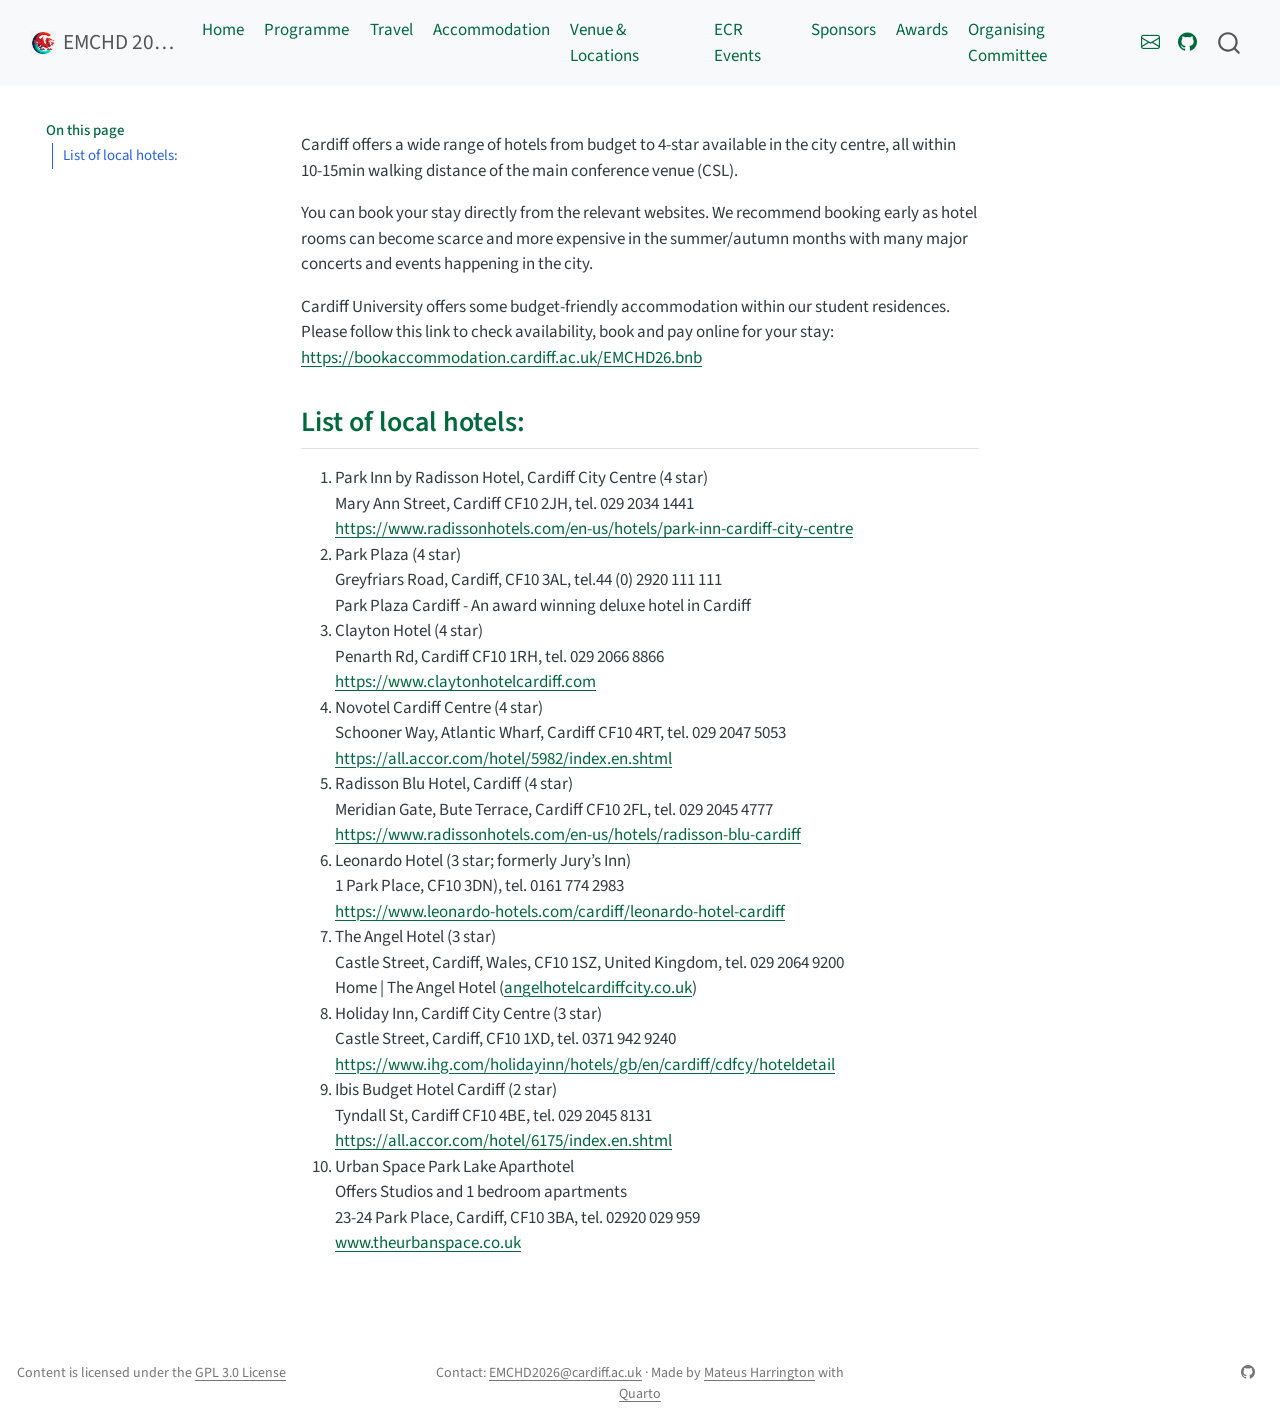
<file: docs/content/accommodation.html>
<!DOCTYPE html>
<html xmlns="http://www.w3.org/1999/xhtml" lang="en" xml:lang="en"><head>

<meta charset="utf-8">
<meta name="generator" content="quarto-1.10.18">

<meta name="viewport" content="width=device-width, initial-scale=1.0, user-scalable=yes">


<title>Accommodation – EMCHD 2026</title>
<style>
/* Default styles provided by pandoc.
** See https://pandoc.org/MANUAL.html#variables-for-html for config info.
*/
span.smallcaps{font-variant: small-caps;}
div.columns{display: flex; gap: 1.5em;}
div.column{flex: auto;}
@media screen {
div.columns{gap: min(4vw, 1.5em);}
div.column{overflow-x: auto;}
}
div.hanging-indent{margin-left: 1.5em; text-indent: -1.5em;}
ul.task-list{list-style: none;}
ul.task-list li input[type="checkbox"] {
  width: 0.8em;
  margin: 0 0.8em 0.2em -1em; /* quarto-specific, see https://github.com/quarto-dev/quarto-cli/issues/4556 */ 
  vertical-align: middle;
}
</style>


<script src="../site_libs/quarto-nav/quarto-nav.js"></script>
<script src="../site_libs/quarto-nav/headroom.min.js"></script>
<script src="../site_libs/clipboard/clipboard.min.js"></script>
<script src="../site_libs/quarto-search/autocomplete.umd.js"></script>
<script src="../site_libs/quarto-search/fuse.min.js"></script>
<script src="../site_libs/quarto-search/quarto-search.js"></script>
<meta name="quarto:offset" content="../">
<link href="../images/250812-155445.avif" rel="icon">
<script src="../site_libs/quarto-html/quarto.js" type="module"></script>
<script src="../site_libs/quarto-html/tabsets/tabsets.js" type="module"></script>
<script src="../site_libs/quarto-html/popper.min.js"></script>
<script src="../site_libs/quarto-html/tippy.umd.min.js"></script>
<script src="../site_libs/quarto-html/anchor.min.js"></script>
<link href="../site_libs/quarto-html/tippy.css" rel="stylesheet">
<link href="../site_libs/quarto-html/quarto-syntax-highlighting-64a204ab8560d761af7679ceaba22944.css" rel="stylesheet" id="quarto-text-highlighting-styles">
<script src="../site_libs/bootstrap/bootstrap.min.js"></script>
<link href="../site_libs/bootstrap/bootstrap-icons.css" rel="stylesheet">
<link href="../site_libs/bootstrap/bootstrap-445b8638c3d06994fee0907d791121c4.min.css" rel="stylesheet" append-hash="true" id="quarto-bootstrap" data-mode="light">
<script id="quarto-search-options" type="application/json">{
  "location": "navbar",
  "copy-button": false,
  "collapse-after": 3,
  "panel-placement": "end",
  "type": "overlay",
  "limit": 50,
  "keyboard-shortcut": [
    "f",
    "/",
    "s"
  ],
  "show-item-context": false,
  "language": {
    "search-no-results-text": "No results",
    "search-matching-documents-text": "matching documents",
    "search-copy-link-title": "Copy link to search",
    "search-hide-matches-text": "Hide additional matches",
    "search-more-match-text": "more match in this document",
    "search-more-matches-text": "more matches in this document",
    "search-clear-button-title": "Clear",
    "search-text-placeholder": "",
    "search-detached-cancel-button-title": "Cancel",
    "search-submit-button-title": "Submit",
    "search-label": "Search"
  }
}</script>


<link rel="stylesheet" href="../styles.css">
</head>

<body class="floating nav-fixed quarto-light">

<div id="quarto-search-results"></div>
  <header id="quarto-header" class="headroom fixed-top">
    <nav class="navbar navbar-expand-lg " data-bs-theme="dark">
      <div class="navbar-container container-fluid">
      <div class="navbar-brand-container mx-auto">
    <a href="../index.html" class="navbar-brand navbar-brand-logo">
    <img src="../images/250812-155445.avif" alt="" class="navbar-logo light-content">
    <img src="../images/250812-155445.avif" alt="" class="navbar-logo dark-content">
    </a>
    <a class="navbar-brand" href="../index.html">
    <span class="navbar-title">EMCHD 2026</span>
    </a>
  </div>
            <div id="quarto-search" class="" title="Search"></div>
          <button class="navbar-toggler" type="button" data-bs-toggle="collapse" data-bs-target="#navbarCollapse" aria-controls="navbarCollapse" role="menu" aria-expanded="false" aria-label="Toggle navigation" onclick="if (window.quartoToggleHeadroom) { window.quartoToggleHeadroom(); }">
  <span class="navbar-toggler-icon"></span>
</button>
          <div class="collapse navbar-collapse" id="navbarCollapse">
            <ul class="navbar-nav navbar-nav-scroll me-auto">
  <li class="nav-item">
    <a class="nav-link" href="../index.html"> 
<span class="menu-text">Home</span></a>
  </li>  
  <li class="nav-item">
    <a class="nav-link" href="../content/programme.html"> 
<span class="menu-text">Programme</span></a>
  </li>  
  <li class="nav-item">
    <a class="nav-link" href="../content/travel.html"> 
<span class="menu-text">Travel</span></a>
  </li>  
  <li class="nav-item">
    <a class="nav-link active" href="../content/accommodation.html" aria-current="page"> 
<span class="menu-text">Accommodation</span></a>
  </li>  
  <li class="nav-item">
    <a class="nav-link" href="../content/venue.html"> 
<span class="menu-text">Venue &amp; Locations</span></a>
  </li>  
  <li class="nav-item">
    <a class="nav-link" href="../content/ecr-events.html"> 
<span class="menu-text">ECR Events</span></a>
  </li>  
  <li class="nav-item">
    <a class="nav-link" href="../content/sponsor.html"> 
<span class="menu-text">Sponsors</span></a>
  </li>  
  <li class="nav-item">
    <a class="nav-link" href="../content/awards.html"> 
<span class="menu-text">Awards</span></a>
  </li>  
  <li class="nav-item">
    <a class="nav-link" href="../content/committee.html"> 
<span class="menu-text">Organising Committee</span></a>
  </li>  
</ul>
            <ul class="navbar-nav navbar-nav-scroll ms-auto">
  <li class="nav-item compact">
    <a class="nav-link" href="mailto:EMCHD2026@cardiff.ac.uk"> <i class="bi bi-envelope" role="img" aria-label="Contact">
</i> 
<span class="menu-text"></span></a>
  </li>  
  <li class="nav-item compact">
    <a class="nav-link" href="https://github.com/H-Mateus/emchd-2026-website"> <i class="bi bi-github" role="img">
</i> 
<span class="menu-text"></span></a>
  </li>  
</ul>
          </div> <!-- /navcollapse -->
            <div class="quarto-navbar-tools">
</div>
      </div> <!-- /container-fluid -->
    </nav>
</header>
<!-- content -->
<div id="quarto-content" class="quarto-container page-columns page-rows-contents page-layout-article page-navbar">
<!-- sidebar -->
  <nav id="quarto-sidebar" class="sidebar collapse collapse-horizontal quarto-sidebar-collapse-item sidebar-navigation floating overflow-auto">
    <nav id="TOC" role="doc-toc" class="toc-active">
    <h2 id="toc-title">On this page</h2>
   
  <ul>
  <li><a href="#list-of-local-hotels" id="toc-list-of-local-hotels" class="nav-link active" data-scroll-target="#list-of-local-hotels">List of local hotels:</a></li>
  </ul>
</nav>
</nav>
<div id="quarto-sidebar-glass" class="quarto-sidebar-collapse-item" data-bs-toggle="collapse" data-bs-target=".quarto-sidebar-collapse-item"></div>
<!-- margin-sidebar -->
    <div id="quarto-margin-sidebar" class="sidebar margin-sidebar zindex-bottom">
    </div>
<!-- main -->
<main class="content" id="quarto-document-content">

<header id="title-block-header" class="quarto-title-block default">
<div class="quarto-title">
<h1 class="title">Accommodation</h1>
</div>



<div class="quarto-title-meta">

    
  
    
  </div>
  


</header>


<p>Cardiff offers a wide range of hotels from budget to 4-star available in the city centre, all within 10-15min walking distance of the main conference venue (CSL).</p>
<p>You can book your stay directly from the relevant websites. We recommend booking early as hotel rooms can become scarce and more expensive in the summer/autumn months with many major concerts and events happening in the city.</p>
<p>Cardiff University offers some budget-friendly accommodation within our student residences. Please follow this link to check availability, book and pay online for your stay: <a href="https://bookaccommodation.cardiff.ac.uk/EMCHD26.bnb">https://bookaccommodation.cardiff.ac.uk/EMCHD26.bnb</a></p>
<section id="list-of-local-hotels" class="level2">
<h2 class="anchored" data-anchor-id="list-of-local-hotels">List of local hotels:</h2>
<ol type="1">
<li>Park Inn by Radisson Hotel, Cardiff City Centre (4 star)<br>
Mary Ann Street, Cardiff CF10 2JH, tel. 029 2034 1441<br>
<a href="https://www.radissonhotels.com/en-us/hotels/park-inn-cardiff-city-centre">https://www.radissonhotels.com/en-us/hotels/park-inn-cardiff-city-centre</a><br>
</li>
<li>Park Plaza (4 star)<br>
Greyfriars Road, Cardiff, CF10 3AL, tel.44 (0) 2920 111 111<br>
Park Plaza Cardiff - An award winning deluxe hotel in Cardiff<br>
</li>
<li>Clayton Hotel (4 star)<br>
Penarth Rd, Cardiff CF10 1RH, tel. 029 2066 8866<br>
<a href="https://www.claytonhotelcardiff.com">https://www.claytonhotelcardiff.com</a><br>
</li>
<li>Novotel Cardiff Centre (4 star)<br>
Schooner Way, Atlantic Wharf, Cardiff CF10 4RT, tel. 029 2047 5053<br>
<a href="https://all.accor.com/hotel/5982/index.en.shtml">https://all.accor.com/hotel/5982/index.en.shtml</a><br>
</li>
<li>Radisson Blu Hotel, Cardiff (4 star)<br>
Meridian Gate, Bute Terrace, Cardiff CF10 2FL, tel. 029 2045 4777<br>
<a href="https://www.radissonhotels.com/en-us/hotels/radisson-blu-cardiff">https://www.radissonhotels.com/en-us/hotels/radisson-blu-cardiff</a><br>
</li>
<li>Leonardo Hotel (3 star; formerly Jury’s Inn)<br>
1 Park Place, CF10 3DN), tel. 0161 774 2983<br>
<a href="https://www.leonardo-hotels.com/cardiff/leonardo-hotel-cardiff">https://www.leonardo-hotels.com/cardiff/leonardo-hotel-cardiff</a><br>
</li>
<li>The Angel Hotel (3 star)<br>
Castle Street, Cardiff, Wales, CF10 1SZ, United Kingdom, tel. 029 2064 9200<br>
Home | The Angel Hotel (<a href="angelhotelcardiffcity.co.uk">angelhotelcardiffcity.co.uk</a>)<br>
</li>
<li>Holiday Inn, Cardiff City Centre (3 star)<br>
Castle Street, Cardiff, CF10 1XD, tel. 0371 942 9240<br>
<a href="https://www.ihg.com/holidayinn/hotels/gb/en/cardiff/cdfcy/hoteldetail">https://www.ihg.com/holidayinn/hotels/gb/en/cardiff/cdfcy/hoteldetail</a><br>
</li>
<li>Ibis Budget Hotel Cardiff (2 star)<br>
Tyndall St, Cardiff CF10 4BE, tel. 029 2045 8131<br>
<a href="https://all.accor.com/hotel/6175/index.en.shtml">https://all.accor.com/hotel/6175/index.en.shtml</a><br>
</li>
<li>Urban Space Park Lake Aparthotel<br>
Offers Studios and 1 bedroom apartments<br>
23-24 Park Place, Cardiff, CF10 3BA, tel. 02920 029 959<br>
<a href="www.theurbanspace.co.uk">www.theurbanspace.co.uk</a></li>
</ol>


</section>

</main> <!-- /main -->
<script id="quarto-html-after-body" type="application/javascript">
  window.document.addEventListener("DOMContentLoaded", function (event) {
    const icon = "";
    const anchorJS = new window.AnchorJS();
    anchorJS.options = {
      placement: 'right',
      icon: icon
    };
    anchorJS.add('.anchored');
    const isCodeAnnotation = (el) => {
      for (const clz of el.classList) {
        if (clz.startsWith('code-annotation-')) {                     
          return true;
        }
      }
      return false;
    }
    const onCopySuccess = function(e) {
      // button target
      const button = e.trigger;
      // don't keep focus
      button.blur();
      // flash "checked"
      button.classList.add('code-copy-button-checked');
      var currentTitle = button.getAttribute("title");
      button.setAttribute("title", "Copied!");
      let tooltip;
      if (window.bootstrap) {
        button.setAttribute("data-bs-toggle", "tooltip");
        button.setAttribute("data-bs-placement", "left");
        button.setAttribute("data-bs-title", "Copied!");
        tooltip = new bootstrap.Tooltip(button, 
          { trigger: "manual", 
            customClass: "code-copy-button-tooltip",
            offset: [0, -8]});
        tooltip.show();    
      }
      setTimeout(function() {
        if (tooltip) {
          tooltip.hide();
          button.removeAttribute("data-bs-title");
          button.removeAttribute("data-bs-toggle");
          button.removeAttribute("data-bs-placement");
        }
        button.setAttribute("title", currentTitle);
        button.classList.remove('code-copy-button-checked');
      }, 1000);
      // clear code selection
      e.clearSelection();
    }
    const getTextToCopy = function(trigger) {
      const outerScaffold = trigger.parentElement.cloneNode(true);
      const codeEl = outerScaffold.querySelector('code');
      for (const childEl of codeEl.children) {
        if (isCodeAnnotation(childEl)) {
          childEl.remove();
        }
      }
      return codeEl.innerText;
    }
    const clipboard = new window.ClipboardJS('.code-copy-button:not([data-in-quarto-modal])', {
      text: getTextToCopy
    });
    clipboard.on('success', onCopySuccess);
    if (window.document.getElementById('quarto-embedded-source-code-modal')) {
      const clipboardModal = new window.ClipboardJS('.code-copy-button[data-in-quarto-modal]', {
        text: getTextToCopy,
        container: window.document.getElementById('quarto-embedded-source-code-modal')
      });
      clipboardModal.on('success', onCopySuccess);
    }
      var localhostRegex = new RegExp(/^(?:http|https):\/\/localhost\:?[0-9]*\//);
      var mailtoRegex = new RegExp(/^mailto:/);
        var filterRegex = new RegExp("https:\/\/emchd2026\.org\/");
      var isInternal = (href) => {
          return filterRegex.test(href) || localhostRegex.test(href) || mailtoRegex.test(href);
      }
      // Inspect non-navigation links and adorn them if external
     var links = window.document.querySelectorAll('a[href]:not(.nav-link):not(.navbar-brand):not(.toc-action):not(.sidebar-link):not(.sidebar-item-toggle):not(.pagination-link):not(.no-external):not([aria-hidden]):not(.dropdown-item):not(.quarto-navigation-tool):not(.about-link)');
      for (var i=0; i<links.length; i++) {
        const link = links[i];
        if (!isInternal(link.href)) {
          // undo the damage that might have been done by quarto-nav.js in the case of
          // links that we want to consider external
          if (link.dataset.originalHref !== undefined) {
            link.href = link.dataset.originalHref;
          }
        }
      }
    function tippyHover(el, contentFn, onTriggerFn, onUntriggerFn) {
      const config = {
        allowHTML: true,
        maxWidth: 500,
        delay: 100,
        arrow: false,
        appendTo: function(el) {
            return el.parentElement;
        },
        interactive: true,
        interactiveBorder: 10,
        theme: 'quarto',
        placement: 'bottom-start',
      };
      if (contentFn) {
        config.content = contentFn;
      }
      if (onTriggerFn) {
        config.onTrigger = onTriggerFn;
      }
      if (onUntriggerFn) {
        config.onUntrigger = onUntriggerFn;
      }
      window.tippy(el, config); 
    }
    const noterefs = window.document.querySelectorAll('a[role="doc-noteref"]');
    for (var i=0; i<noterefs.length; i++) {
      const ref = noterefs[i];
      tippyHover(ref, function() {
        // use id or data attribute instead here
        let href = ref.getAttribute('data-footnote-href') || ref.getAttribute('href');
        try { href = new URL(href).hash; } catch {}
        const id = href.replace(/^#\/?/, "");
        const note = window.document.getElementById(id);
        if (note) {
          return note.innerHTML;
        } else {
          return "";
        }
      });
    }
    const xrefs = window.document.querySelectorAll('a.quarto-xref');
    const processXRef = (id, note) => {
      // Strip column container classes
      const stripColumnClz = (el) => {
        el.classList.remove("page-full", "page-columns");
        if (el.children) {
          for (const child of el.children) {
            stripColumnClz(child);
          }
        }
      }
      stripColumnClz(note)
      if (id === null || id.startsWith('sec-')) {
        // Special case sections, only their first couple elements
        const container = document.createElement("div");
        if (note.children && note.children.length > 2) {
          container.appendChild(note.children[0].cloneNode(true));
          for (let i = 1; i < note.children.length; i++) {
            const child = note.children[i];
            if (child.tagName === "P" && child.innerText === "") {
              continue;
            } else {
              container.appendChild(child.cloneNode(true));
              break;
            }
          }
          if (window.Quarto?.typesetMath) {
            window.Quarto.typesetMath(container);
          }
          return container.innerHTML
        } else {
          if (window.Quarto?.typesetMath) {
            window.Quarto.typesetMath(note);
          }
          return note.innerHTML;
        }
      } else {
        // Remove any anchor links if they are present
        const anchorLink = note.querySelector('a.anchorjs-link');
        if (anchorLink) {
          anchorLink.remove();
        }
        if (window.Quarto?.typesetMath) {
          window.Quarto.typesetMath(note);
        }
        if (note.classList.contains("callout")) {
          return note.outerHTML;
        } else {
          return note.innerHTML;
        }
      }
    }
    for (var i=0; i<xrefs.length; i++) {
      const xref = xrefs[i];
      tippyHover(xref, undefined, function(instance) {
        instance.disable();
        let url = xref.getAttribute('href');
        let hash = undefined; 
        if (url.startsWith('#')) {
          hash = url;
        } else {
          try { hash = new URL(url).hash; } catch {}
        }
        if (hash) {
          const id = hash.replace(/^#\/?/, "");
          const note = window.document.getElementById(id);
          if (note !== null) {
            try {
              const html = processXRef(id, note.cloneNode(true));
              instance.setContent(html);
            } finally {
              instance.enable();
              instance.show();
            }
          } else {
            // See if we can fetch this
            fetch(url.split('#')[0])
            .then(res => res.text())
            .then(html => {
              const parser = new DOMParser();
              const htmlDoc = parser.parseFromString(html, "text/html");
              const note = htmlDoc.getElementById(id);
              if (note !== null) {
                const html = processXRef(id, note);
                instance.setContent(html);
              } 
            }).finally(() => {
              instance.enable();
              instance.show();
            });
          }
        } else {
          // See if we can fetch a full url (with no hash to target)
          // This is a special case and we should probably do some content thinning / targeting
          fetch(url)
          .then(res => res.text())
          .then(html => {
            const parser = new DOMParser();
            const htmlDoc = parser.parseFromString(html, "text/html");
            const note = htmlDoc.querySelector('main.content');
            if (note !== null) {
              // This should only happen for chapter cross references
              // (since there is no id in the URL)
              // remove the first header
              if (note.children.length > 0 && note.children[0].tagName === "HEADER") {
                note.children[0].remove();
              }
              const html = processXRef(null, note);
              instance.setContent(html);
            } 
          }).finally(() => {
            instance.enable();
            instance.show();
          });
        }
      }, function(instance) {
      });
    }
        let selectedAnnoteEl;
        const selectorForAnnotation = ( cell, annotation) => {
          let cellAttr = 'data-code-cell="' + cell + '"';
          let lineAttr = 'data-code-annotation="' +  annotation + '"';
          const selector = 'span[' + cellAttr + '][' + lineAttr + ']';
          return selector;
        }
        const selectCodeLines = (annoteEl) => {
          const doc = window.document;
          const targetCell = annoteEl.getAttribute("data-target-cell");
          const targetAnnotation = annoteEl.getAttribute("data-target-annotation");
          const annoteSpan = window.document.querySelector(selectorForAnnotation(targetCell, targetAnnotation));
          const lines = annoteSpan.getAttribute("data-code-lines").split(",");
          const lineIds = lines.map((line) => {
            return targetCell + "-" + line;
          })
          let top = null;
          let height = null;
          let parent = null;
          if (lineIds.length > 0) {
              //compute the position of the single el (top and bottom and make a div)
              const el = window.document.getElementById(lineIds[0]);
              top = el.offsetTop;
              height = el.offsetHeight;
              parent = el.parentElement.parentElement;
            if (lineIds.length > 1) {
              const lastEl = window.document.getElementById(lineIds[lineIds.length - 1]);
              const bottom = lastEl.offsetTop + lastEl.offsetHeight;
              height = bottom - top;
            }
            if (top !== null && height !== null && parent !== null) {
              // cook up a div (if necessary) and position it 
              let div = window.document.getElementById("code-annotation-line-highlight");
              if (div === null) {
                div = window.document.createElement("div");
                div.setAttribute("id", "code-annotation-line-highlight");
                div.style.position = 'absolute';
                parent.appendChild(div);
              }
              div.style.top = top - 2 + "px";
              div.style.height = height + 4 + "px";
              div.style.left = 0;
              let gutterDiv = window.document.getElementById("code-annotation-line-highlight-gutter");
              if (gutterDiv === null) {
                gutterDiv = window.document.createElement("div");
                gutterDiv.setAttribute("id", "code-annotation-line-highlight-gutter");
                gutterDiv.style.position = 'absolute';
                const codeCell = window.document.getElementById(targetCell);
                const gutter = codeCell.querySelector('.code-annotation-gutter');
                gutter.appendChild(gutterDiv);
              }
              gutterDiv.style.top = top - 2 + "px";
              gutterDiv.style.height = height + 4 + "px";
            }
            selectedAnnoteEl = annoteEl;
          }
        };
        const unselectCodeLines = () => {
          const elementsIds = ["code-annotation-line-highlight", "code-annotation-line-highlight-gutter"];
          elementsIds.forEach((elId) => {
            const div = window.document.getElementById(elId);
            if (div) {
              div.remove();
            }
          });
          selectedAnnoteEl = undefined;
        };
          // Handle positioning of the toggle
      window.addEventListener(
        "resize",
        throttle(() => {
          elRect = undefined;
          if (selectedAnnoteEl) {
            selectCodeLines(selectedAnnoteEl);
          }
        }, 10)
      );
      function throttle(fn, ms) {
      let throttle = false;
      let timer;
        return (...args) => {
          if(!throttle) { // first call gets through
              fn.apply(this, args);
              throttle = true;
          } else { // all the others get throttled
              if(timer) clearTimeout(timer); // cancel #2
              timer = setTimeout(() => {
                fn.apply(this, args);
                timer = throttle = false;
              }, ms);
          }
        };
      }
        // Attach click handler to the DT
        const annoteDls = window.document.querySelectorAll('dt[data-target-cell]');
        for (const annoteDlNode of annoteDls) {
          annoteDlNode.addEventListener('click', (event) => {
            const clickedEl = event.target;
            if (clickedEl !== selectedAnnoteEl) {
              unselectCodeLines();
              const activeEl = window.document.querySelector('dt[data-target-cell].code-annotation-active');
              if (activeEl) {
                activeEl.classList.remove('code-annotation-active');
              }
              selectCodeLines(clickedEl);
              clickedEl.classList.add('code-annotation-active');
            } else {
              // Unselect the line
              unselectCodeLines();
              clickedEl.classList.remove('code-annotation-active');
            }
          });
        }
    const findCites = (el) => {
      const parentEl = el.parentElement;
      if (parentEl) {
        const cites = parentEl.dataset.cites;
        if (cites) {
          return {
            el,
            cites: cites.split(' ')
          };
        } else {
          return findCites(el.parentElement)
        }
      } else {
        return undefined;
      }
    };
    var bibliorefs = window.document.querySelectorAll('a[role="doc-biblioref"]');
    for (var i=0; i<bibliorefs.length; i++) {
      const ref = bibliorefs[i];
      const citeInfo = findCites(ref);
      if (citeInfo) {
        tippyHover(citeInfo.el, function() {
          var popup = window.document.createElement('div');
          citeInfo.cites.forEach(function(cite) {
            var citeDiv = window.document.createElement('div');
            citeDiv.classList.add('hanging-indent');
            citeDiv.classList.add('csl-entry');
            var biblioDiv = window.document.getElementById('ref-' + cite);
            if (biblioDiv) {
              citeDiv.innerHTML = biblioDiv.innerHTML;
            }
            popup.appendChild(citeDiv);
          });
          return popup.innerHTML;
        });
      }
    }
  });
  </script>
</div> <!-- /content -->
<footer class="footer">
  <div class="nav-footer">
    <div class="nav-footer-left">
<p>Content is licensed under the <a href="https://www.gnu.org/licenses/gpl-3.0.en.html">GPL 3.0 License</a></p>
</div>   
    <div class="nav-footer-center">
<p>Contact: <a href="mailto:EMCHD2026@cardiff.ac.uk">EMCHD2026@cardiff.ac.uk</a> · Made by <a href="https://mateusharrington.com">Mateus Harrington</a> with <a href="https://quarto.org">Quarto</a></p>
</div>
    <div class="nav-footer-right">
      <ul class="footer-items list-unstyled">
    <li class="nav-item compact">
    <a class="nav-link" href="https://github.com/H-Mateus/emchd-2026-website">
      <i class="bi bi-github" role="img">
</i> 
    </a>
  </li>  
</ul>
    </div>
  </div>
</footer>




</body></html>
</file>
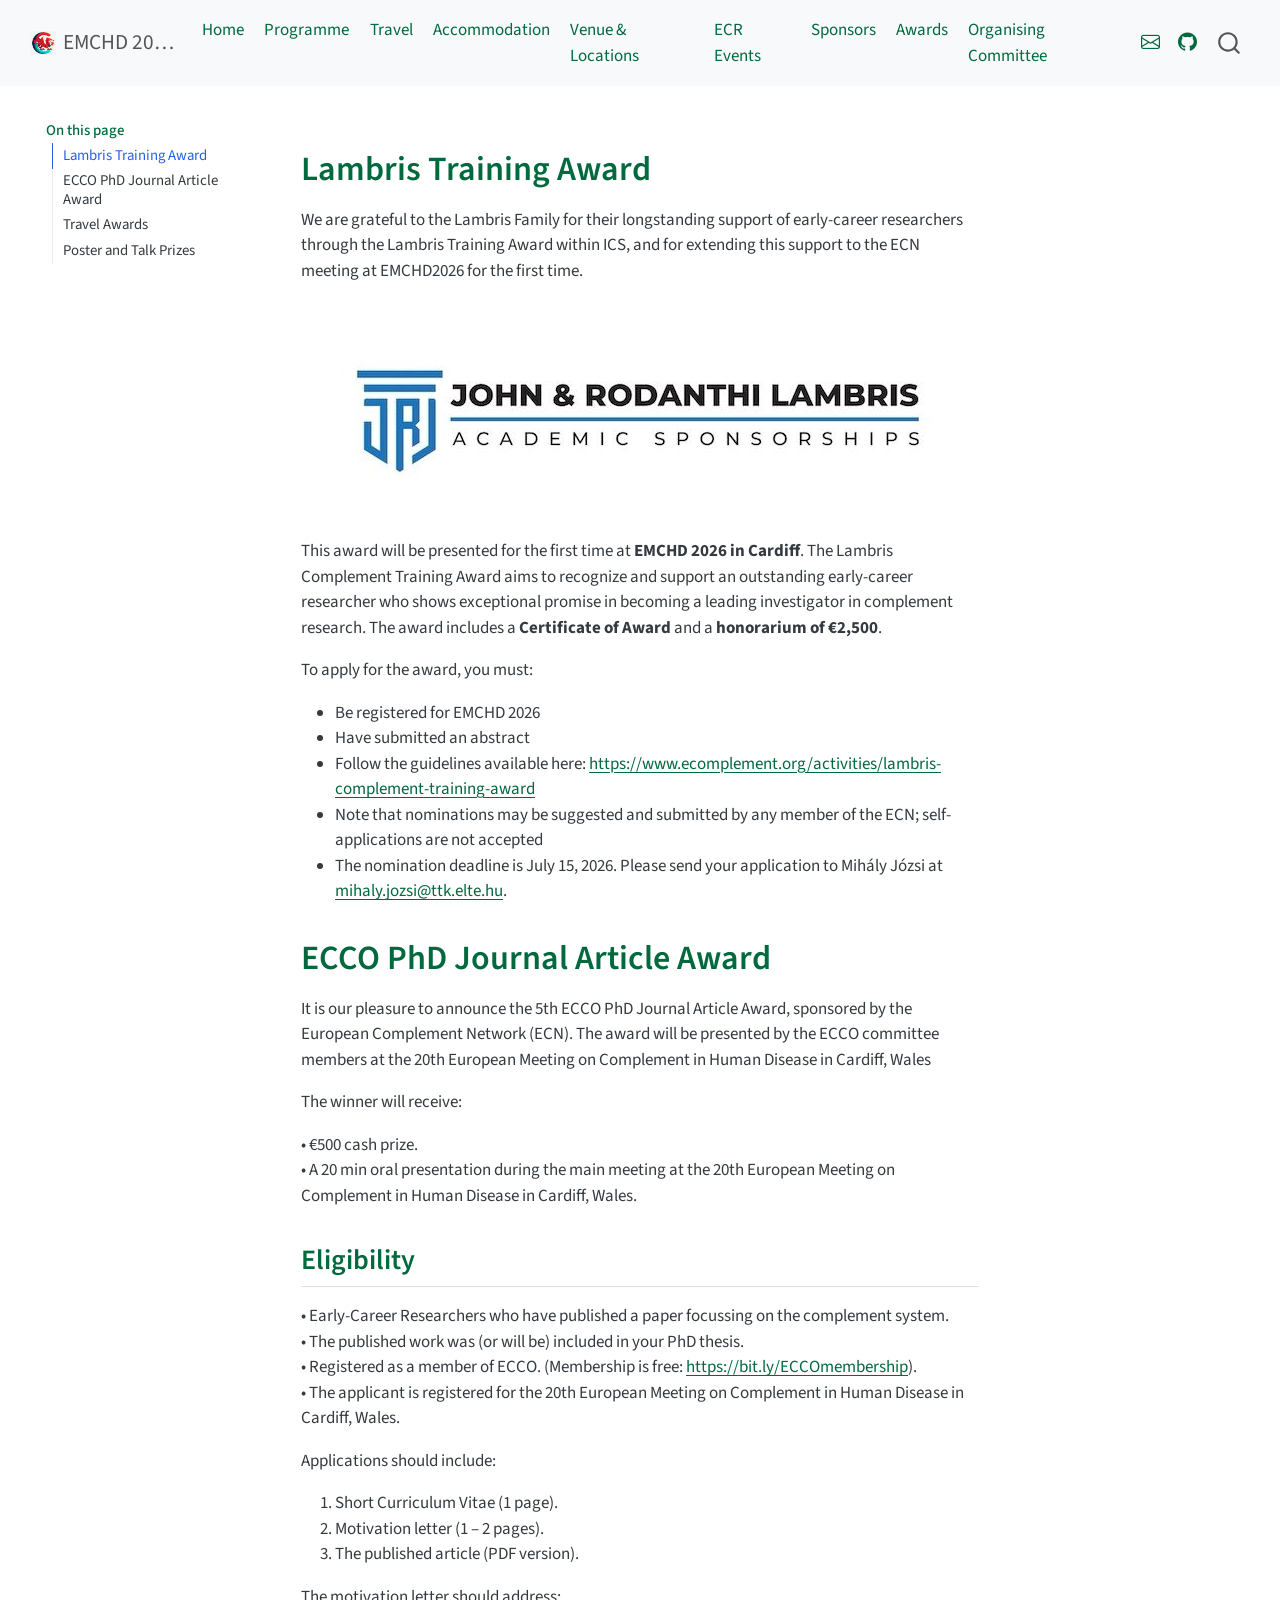
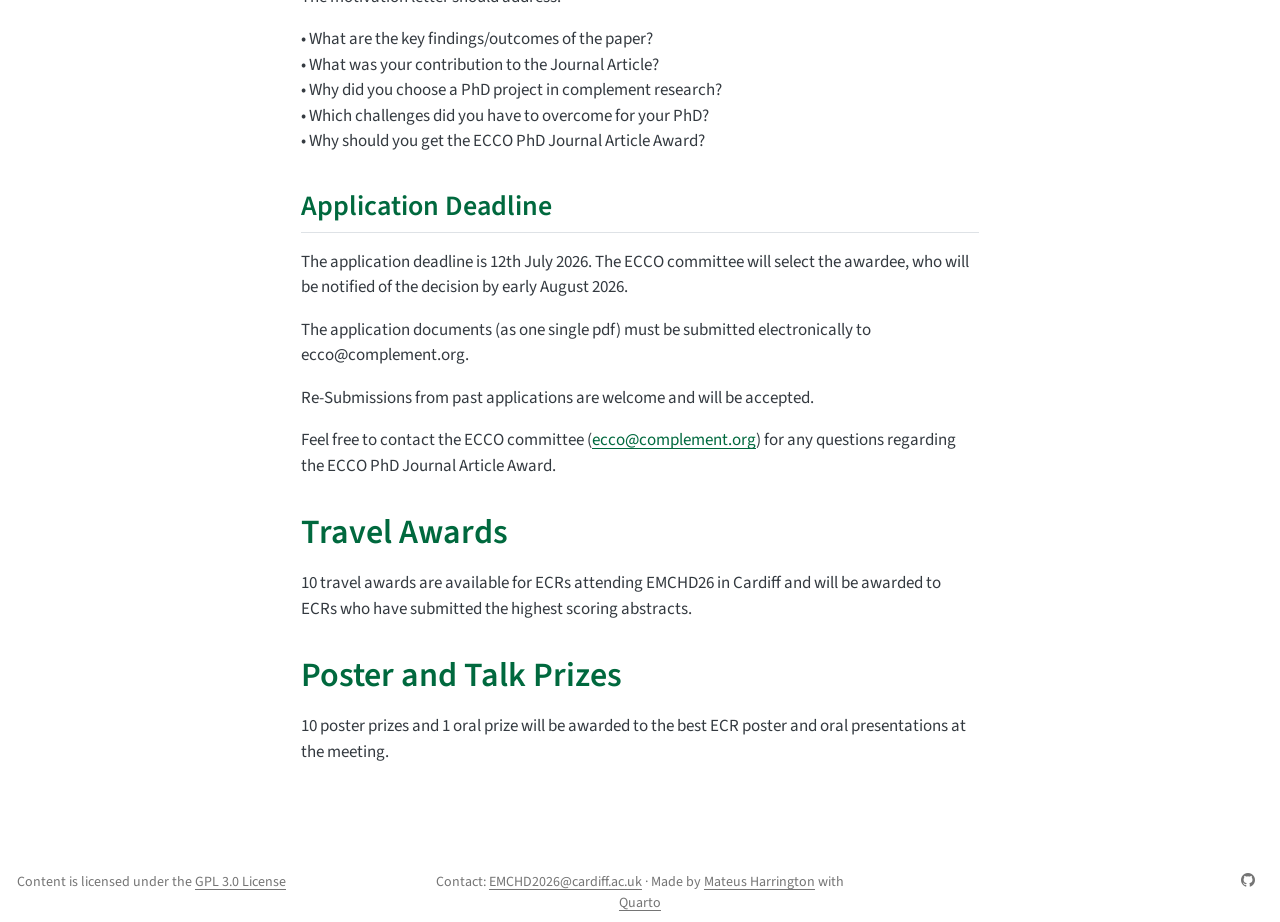
<file: docs/content/awards.html>
<!DOCTYPE html>
<html xmlns="http://www.w3.org/1999/xhtml" lang="en" xml:lang="en"><head>

<meta charset="utf-8">
<meta name="generator" content="quarto-1.10.18">

<meta name="viewport" content="width=device-width, initial-scale=1.0, user-scalable=yes">


<title>Awards – EMCHD 2026</title>
<style>
/* Default styles provided by pandoc.
** See https://pandoc.org/MANUAL.html#variables-for-html for config info.
*/
span.smallcaps{font-variant: small-caps;}
div.columns{display: flex; gap: 1.5em;}
div.column{flex: auto;}
@media screen {
div.columns{gap: min(4vw, 1.5em);}
div.column{overflow-x: auto;}
}
div.hanging-indent{margin-left: 1.5em; text-indent: -1.5em;}
ul.task-list{list-style: none;}
ul.task-list li input[type="checkbox"] {
  width: 0.8em;
  margin: 0 0.8em 0.2em -1em; /* quarto-specific, see https://github.com/quarto-dev/quarto-cli/issues/4556 */ 
  vertical-align: middle;
}
</style>


<script src="../site_libs/quarto-nav/quarto-nav.js"></script>
<script src="../site_libs/quarto-nav/headroom.min.js"></script>
<script src="../site_libs/clipboard/clipboard.min.js"></script>
<script src="../site_libs/quarto-search/autocomplete.umd.js"></script>
<script src="../site_libs/quarto-search/fuse.min.js"></script>
<script src="../site_libs/quarto-search/quarto-search.js"></script>
<meta name="quarto:offset" content="../">
<link href="../images/250812-155445.avif" rel="icon">
<script src="../site_libs/quarto-html/quarto.js" type="module"></script>
<script src="../site_libs/quarto-html/tabsets/tabsets.js" type="module"></script>
<script src="../site_libs/quarto-html/popper.min.js"></script>
<script src="../site_libs/quarto-html/tippy.umd.min.js"></script>
<script src="../site_libs/quarto-html/anchor.min.js"></script>
<link href="../site_libs/quarto-html/tippy.css" rel="stylesheet">
<link href="../site_libs/quarto-html/quarto-syntax-highlighting-64a204ab8560d761af7679ceaba22944.css" rel="stylesheet" id="quarto-text-highlighting-styles">
<script src="../site_libs/bootstrap/bootstrap.min.js"></script>
<link href="../site_libs/bootstrap/bootstrap-icons.css" rel="stylesheet">
<link href="../site_libs/bootstrap/bootstrap-445b8638c3d06994fee0907d791121c4.min.css" rel="stylesheet" append-hash="true" id="quarto-bootstrap" data-mode="light">
<script id="quarto-search-options" type="application/json">{
  "location": "navbar",
  "copy-button": false,
  "collapse-after": 3,
  "panel-placement": "end",
  "type": "overlay",
  "limit": 50,
  "keyboard-shortcut": [
    "f",
    "/",
    "s"
  ],
  "show-item-context": false,
  "language": {
    "search-no-results-text": "No results",
    "search-matching-documents-text": "matching documents",
    "search-copy-link-title": "Copy link to search",
    "search-hide-matches-text": "Hide additional matches",
    "search-more-match-text": "more match in this document",
    "search-more-matches-text": "more matches in this document",
    "search-clear-button-title": "Clear",
    "search-text-placeholder": "",
    "search-detached-cancel-button-title": "Cancel",
    "search-submit-button-title": "Submit",
    "search-label": "Search"
  }
}</script>


<link rel="stylesheet" href="../styles.css">
</head>

<body class="floating nav-fixed quarto-light">

<div id="quarto-search-results"></div>
  <header id="quarto-header" class="headroom fixed-top">
    <nav class="navbar navbar-expand-lg " data-bs-theme="dark">
      <div class="navbar-container container-fluid">
      <div class="navbar-brand-container mx-auto">
    <a href="../index.html" class="navbar-brand navbar-brand-logo">
    <img src="../images/250812-155445.avif" alt="" class="navbar-logo light-content">
    <img src="../images/250812-155445.avif" alt="" class="navbar-logo dark-content">
    </a>
    <a class="navbar-brand" href="../index.html">
    <span class="navbar-title">EMCHD 2026</span>
    </a>
  </div>
            <div id="quarto-search" class="" title="Search"></div>
          <button class="navbar-toggler" type="button" data-bs-toggle="collapse" data-bs-target="#navbarCollapse" aria-controls="navbarCollapse" role="menu" aria-expanded="false" aria-label="Toggle navigation" onclick="if (window.quartoToggleHeadroom) { window.quartoToggleHeadroom(); }">
  <span class="navbar-toggler-icon"></span>
</button>
          <div class="collapse navbar-collapse" id="navbarCollapse">
            <ul class="navbar-nav navbar-nav-scroll me-auto">
  <li class="nav-item">
    <a class="nav-link" href="../index.html"> 
<span class="menu-text">Home</span></a>
  </li>  
  <li class="nav-item">
    <a class="nav-link" href="../content/programme.html"> 
<span class="menu-text">Programme</span></a>
  </li>  
  <li class="nav-item">
    <a class="nav-link" href="../content/travel.html"> 
<span class="menu-text">Travel</span></a>
  </li>  
  <li class="nav-item">
    <a class="nav-link" href="../content/accommodation.html"> 
<span class="menu-text">Accommodation</span></a>
  </li>  
  <li class="nav-item">
    <a class="nav-link" href="../content/venue.html"> 
<span class="menu-text">Venue &amp; Locations</span></a>
  </li>  
  <li class="nav-item">
    <a class="nav-link" href="../content/ecr-events.html"> 
<span class="menu-text">ECR Events</span></a>
  </li>  
  <li class="nav-item">
    <a class="nav-link" href="../content/sponsor.html"> 
<span class="menu-text">Sponsors</span></a>
  </li>  
  <li class="nav-item">
    <a class="nav-link active" href="../content/awards.html" aria-current="page"> 
<span class="menu-text">Awards</span></a>
  </li>  
  <li class="nav-item">
    <a class="nav-link" href="../content/committee.html"> 
<span class="menu-text">Organising Committee</span></a>
  </li>  
</ul>
            <ul class="navbar-nav navbar-nav-scroll ms-auto">
  <li class="nav-item compact">
    <a class="nav-link" href="mailto:EMCHD2026@cardiff.ac.uk"> <i class="bi bi-envelope" role="img" aria-label="Contact">
</i> 
<span class="menu-text"></span></a>
  </li>  
  <li class="nav-item compact">
    <a class="nav-link" href="https://github.com/H-Mateus/emchd-2026-website"> <i class="bi bi-github" role="img">
</i> 
<span class="menu-text"></span></a>
  </li>  
</ul>
          </div> <!-- /navcollapse -->
            <div class="quarto-navbar-tools">
</div>
      </div> <!-- /container-fluid -->
    </nav>
</header>
<!-- content -->
<div id="quarto-content" class="quarto-container page-columns page-rows-contents page-layout-article page-navbar">
<!-- sidebar -->
  <nav id="quarto-sidebar" class="sidebar collapse collapse-horizontal quarto-sidebar-collapse-item sidebar-navigation floating overflow-auto">
    <nav id="TOC" role="doc-toc" class="toc-active">
    <h2 id="toc-title">On this page</h2>
   
  <ul>
  <li><a href="#lambris-training-award" id="toc-lambris-training-award" class="nav-link active" data-scroll-target="#lambris-training-award">Lambris Training Award</a></li>
  <li><a href="#ecco-phd-journal-article-award" id="toc-ecco-phd-journal-article-award" class="nav-link" data-scroll-target="#ecco-phd-journal-article-award">ECCO PhD Journal Article Award</a>
  <ul class="collapse">
  <li><a href="#eligibility" id="toc-eligibility" class="nav-link" data-scroll-target="#eligibility">Eligibility</a></li>
  <li><a href="#application-deadline" id="toc-application-deadline" class="nav-link" data-scroll-target="#application-deadline">Application Deadline</a></li>
  </ul></li>
  <li><a href="#travel-awards" id="toc-travel-awards" class="nav-link" data-scroll-target="#travel-awards">Travel Awards</a></li>
  <li><a href="#poster-and-talk-prizes" id="toc-poster-and-talk-prizes" class="nav-link" data-scroll-target="#poster-and-talk-prizes">Poster and Talk Prizes</a></li>
  </ul>
</nav>
</nav>
<div id="quarto-sidebar-glass" class="quarto-sidebar-collapse-item" data-bs-toggle="collapse" data-bs-target=".quarto-sidebar-collapse-item"></div>
<!-- margin-sidebar -->
    <div id="quarto-margin-sidebar" class="sidebar margin-sidebar zindex-bottom">
    </div>
<!-- main -->
<main class="content" id="quarto-document-content">

<header id="title-block-header" class="quarto-title-block default">
<div class="quarto-title">
<h1 class="title">Awards</h1>
</div>



<div class="quarto-title-meta">

    
  
    
  </div>
  


</header>


<section id="lambris-training-award" class="level1">
<h1>Lambris Training Award</h1>
<p>We are grateful to the Lambris Family for their longstanding support of early-career researchers through the Lambris Training Award within ICS, and for extending this support to the ECN meeting at EMCHD2026 for the first time.</p>
<div class="quarto-figure quarto-figure-center">
<figure class="figure">
<p><img src="../images/lambris_award.jpg" class="img-fluid quarto-figure quarto-figure-center figure-img"></p>
</figure>
</div>
<p>This award will be presented for the first time at <strong>EMCHD 2026 in Cardiff</strong>. The Lambris Complement Training Award aims to recognize and support an outstanding early-career researcher who shows exceptional promise in becoming a leading investigator in complement research. The award includes a <strong>Certificate of Award</strong> and a <strong>honorarium of €2,500</strong>.</p>
<p>To apply for the award, you must:</p>
<ul>
<li>Be registered for EMCHD 2026</li>
<li>Have submitted an abstract</li>
<li>Follow the guidelines available here: <a href="https://www.ecomplement.org/activities/lambris-complement-training-award">https://www.ecomplement.org/activities/lambris-complement-training-award</a></li>
<li>Note that nominations may be suggested and submitted by any member of the ECN; self-applications are not accepted</li>
<li>The nomination deadline is July 15, 2026. Please send your application to Mihály Józsi at <a href="mailto:mihaly.jozsi@ttk.elte.hu">mihaly.jozsi@ttk.elte.hu</a>.</li>
</ul>
</section>
<section id="ecco-phd-journal-article-award" class="level1">
<h1>ECCO PhD Journal Article Award</h1>
<p>It is our pleasure to announce the 5th ECCO PhD Journal Article Award, sponsored by the European Complement Network (ECN). The award will be presented by the ECCO committee members at the 20th European Meeting on Complement in Human Disease in Cardiff, Wales</p>
<p>The winner will receive:</p>
<p>• €500 cash prize.<br>
• A 20 min oral presentation during the main meeting at the 20th European Meeting on Complement in Human Disease in Cardiff, Wales.</p>
<section id="eligibility" class="level2">
<h2 class="anchored" data-anchor-id="eligibility">Eligibility</h2>
<p>• Early-Career Researchers who have published a paper focussing on the complement system.<br>
• The published work was (or will be) included in your PhD thesis.<br>
• Registered as a member of ECCO. (Membership is free: <a href="https://bit.ly/ECCOmembership">https://bit.ly/ECCOmembership</a>).<br>
• The applicant is registered for the 20th European Meeting on Complement in Human Disease in Cardiff, Wales.</p>
<p>Applications should include:</p>
<ol type="1">
<li>Short Curriculum Vitae (1 page).</li>
<li>Motivation letter (1 – 2 pages).</li>
<li>The published article (PDF version).</li>
</ol>
<p>The motivation letter should address:</p>
<p>• What are the key findings/outcomes of the paper?<br>
• What was your contribution to the Journal Article?<br>
• Why did you choose a PhD project in complement research?<br>
• Which challenges did you have to overcome for your PhD?<br>
• Why should you get the ECCO PhD Journal Article Award?</p>
</section>
<section id="application-deadline" class="level2">
<h2 class="anchored" data-anchor-id="application-deadline">Application Deadline</h2>
<p>The application deadline is 12th July 2026. The ECCO committee will select the awardee, who will be notified of the decision by early August 2026.</p>
<p>The application documents (as one single pdf) must be submitted electronically to ecco@complement.org.</p>
<p>Re-Submissions from past applications are welcome and will be accepted.</p>
<p>Feel free to contact the ECCO committee (<a href="mailto:ecco@complement.org">ecco@complement.org</a>) for any questions regarding the ECCO PhD Journal Article Award.</p>
</section>
</section>
<section id="travel-awards" class="level1">
<h1>Travel Awards</h1>
<p>10 travel awards are available for ECRs attending EMCHD26 in Cardiff and will be awarded to ECRs who have submitted the highest scoring abstracts.</p>
</section>
<section id="poster-and-talk-prizes" class="level1">
<h1>Poster and Talk Prizes</h1>
<p>10 poster prizes and 1 oral prize will be awarded to the best ECR poster and oral presentations at the meeting.</p>


</section>

</main> <!-- /main -->
<script id="quarto-html-after-body" type="application/javascript">
  window.document.addEventListener("DOMContentLoaded", function (event) {
    const icon = "";
    const anchorJS = new window.AnchorJS();
    anchorJS.options = {
      placement: 'right',
      icon: icon
    };
    anchorJS.add('.anchored');
    const isCodeAnnotation = (el) => {
      for (const clz of el.classList) {
        if (clz.startsWith('code-annotation-')) {                     
          return true;
        }
      }
      return false;
    }
    const onCopySuccess = function(e) {
      // button target
      const button = e.trigger;
      // don't keep focus
      button.blur();
      // flash "checked"
      button.classList.add('code-copy-button-checked');
      var currentTitle = button.getAttribute("title");
      button.setAttribute("title", "Copied!");
      let tooltip;
      if (window.bootstrap) {
        button.setAttribute("data-bs-toggle", "tooltip");
        button.setAttribute("data-bs-placement", "left");
        button.setAttribute("data-bs-title", "Copied!");
        tooltip = new bootstrap.Tooltip(button, 
          { trigger: "manual", 
            customClass: "code-copy-button-tooltip",
            offset: [0, -8]});
        tooltip.show();    
      }
      setTimeout(function() {
        if (tooltip) {
          tooltip.hide();
          button.removeAttribute("data-bs-title");
          button.removeAttribute("data-bs-toggle");
          button.removeAttribute("data-bs-placement");
        }
        button.setAttribute("title", currentTitle);
        button.classList.remove('code-copy-button-checked');
      }, 1000);
      // clear code selection
      e.clearSelection();
    }
    const getTextToCopy = function(trigger) {
      const outerScaffold = trigger.parentElement.cloneNode(true);
      const codeEl = outerScaffold.querySelector('code');
      for (const childEl of codeEl.children) {
        if (isCodeAnnotation(childEl)) {
          childEl.remove();
        }
      }
      return codeEl.innerText;
    }
    const clipboard = new window.ClipboardJS('.code-copy-button:not([data-in-quarto-modal])', {
      text: getTextToCopy
    });
    clipboard.on('success', onCopySuccess);
    if (window.document.getElementById('quarto-embedded-source-code-modal')) {
      const clipboardModal = new window.ClipboardJS('.code-copy-button[data-in-quarto-modal]', {
        text: getTextToCopy,
        container: window.document.getElementById('quarto-embedded-source-code-modal')
      });
      clipboardModal.on('success', onCopySuccess);
    }
      var localhostRegex = new RegExp(/^(?:http|https):\/\/localhost\:?[0-9]*\//);
      var mailtoRegex = new RegExp(/^mailto:/);
        var filterRegex = new RegExp("https:\/\/emchd2026\.org\/");
      var isInternal = (href) => {
          return filterRegex.test(href) || localhostRegex.test(href) || mailtoRegex.test(href);
      }
      // Inspect non-navigation links and adorn them if external
     var links = window.document.querySelectorAll('a[href]:not(.nav-link):not(.navbar-brand):not(.toc-action):not(.sidebar-link):not(.sidebar-item-toggle):not(.pagination-link):not(.no-external):not([aria-hidden]):not(.dropdown-item):not(.quarto-navigation-tool):not(.about-link)');
      for (var i=0; i<links.length; i++) {
        const link = links[i];
        if (!isInternal(link.href)) {
          // undo the damage that might have been done by quarto-nav.js in the case of
          // links that we want to consider external
          if (link.dataset.originalHref !== undefined) {
            link.href = link.dataset.originalHref;
          }
        }
      }
    function tippyHover(el, contentFn, onTriggerFn, onUntriggerFn) {
      const config = {
        allowHTML: true,
        maxWidth: 500,
        delay: 100,
        arrow: false,
        appendTo: function(el) {
            return el.parentElement;
        },
        interactive: true,
        interactiveBorder: 10,
        theme: 'quarto',
        placement: 'bottom-start',
      };
      if (contentFn) {
        config.content = contentFn;
      }
      if (onTriggerFn) {
        config.onTrigger = onTriggerFn;
      }
      if (onUntriggerFn) {
        config.onUntrigger = onUntriggerFn;
      }
      window.tippy(el, config); 
    }
    const noterefs = window.document.querySelectorAll('a[role="doc-noteref"]');
    for (var i=0; i<noterefs.length; i++) {
      const ref = noterefs[i];
      tippyHover(ref, function() {
        // use id or data attribute instead here
        let href = ref.getAttribute('data-footnote-href') || ref.getAttribute('href');
        try { href = new URL(href).hash; } catch {}
        const id = href.replace(/^#\/?/, "");
        const note = window.document.getElementById(id);
        if (note) {
          return note.innerHTML;
        } else {
          return "";
        }
      });
    }
    const xrefs = window.document.querySelectorAll('a.quarto-xref');
    const processXRef = (id, note) => {
      // Strip column container classes
      const stripColumnClz = (el) => {
        el.classList.remove("page-full", "page-columns");
        if (el.children) {
          for (const child of el.children) {
            stripColumnClz(child);
          }
        }
      }
      stripColumnClz(note)
      if (id === null || id.startsWith('sec-')) {
        // Special case sections, only their first couple elements
        const container = document.createElement("div");
        if (note.children && note.children.length > 2) {
          container.appendChild(note.children[0].cloneNode(true));
          for (let i = 1; i < note.children.length; i++) {
            const child = note.children[i];
            if (child.tagName === "P" && child.innerText === "") {
              continue;
            } else {
              container.appendChild(child.cloneNode(true));
              break;
            }
          }
          if (window.Quarto?.typesetMath) {
            window.Quarto.typesetMath(container);
          }
          return container.innerHTML
        } else {
          if (window.Quarto?.typesetMath) {
            window.Quarto.typesetMath(note);
          }
          return note.innerHTML;
        }
      } else {
        // Remove any anchor links if they are present
        const anchorLink = note.querySelector('a.anchorjs-link');
        if (anchorLink) {
          anchorLink.remove();
        }
        if (window.Quarto?.typesetMath) {
          window.Quarto.typesetMath(note);
        }
        if (note.classList.contains("callout")) {
          return note.outerHTML;
        } else {
          return note.innerHTML;
        }
      }
    }
    for (var i=0; i<xrefs.length; i++) {
      const xref = xrefs[i];
      tippyHover(xref, undefined, function(instance) {
        instance.disable();
        let url = xref.getAttribute('href');
        let hash = undefined; 
        if (url.startsWith('#')) {
          hash = url;
        } else {
          try { hash = new URL(url).hash; } catch {}
        }
        if (hash) {
          const id = hash.replace(/^#\/?/, "");
          const note = window.document.getElementById(id);
          if (note !== null) {
            try {
              const html = processXRef(id, note.cloneNode(true));
              instance.setContent(html);
            } finally {
              instance.enable();
              instance.show();
            }
          } else {
            // See if we can fetch this
            fetch(url.split('#')[0])
            .then(res => res.text())
            .then(html => {
              const parser = new DOMParser();
              const htmlDoc = parser.parseFromString(html, "text/html");
              const note = htmlDoc.getElementById(id);
              if (note !== null) {
                const html = processXRef(id, note);
                instance.setContent(html);
              } 
            }).finally(() => {
              instance.enable();
              instance.show();
            });
          }
        } else {
          // See if we can fetch a full url (with no hash to target)
          // This is a special case and we should probably do some content thinning / targeting
          fetch(url)
          .then(res => res.text())
          .then(html => {
            const parser = new DOMParser();
            const htmlDoc = parser.parseFromString(html, "text/html");
            const note = htmlDoc.querySelector('main.content');
            if (note !== null) {
              // This should only happen for chapter cross references
              // (since there is no id in the URL)
              // remove the first header
              if (note.children.length > 0 && note.children[0].tagName === "HEADER") {
                note.children[0].remove();
              }
              const html = processXRef(null, note);
              instance.setContent(html);
            } 
          }).finally(() => {
            instance.enable();
            instance.show();
          });
        }
      }, function(instance) {
      });
    }
        let selectedAnnoteEl;
        const selectorForAnnotation = ( cell, annotation) => {
          let cellAttr = 'data-code-cell="' + cell + '"';
          let lineAttr = 'data-code-annotation="' +  annotation + '"';
          const selector = 'span[' + cellAttr + '][' + lineAttr + ']';
          return selector;
        }
        const selectCodeLines = (annoteEl) => {
          const doc = window.document;
          const targetCell = annoteEl.getAttribute("data-target-cell");
          const targetAnnotation = annoteEl.getAttribute("data-target-annotation");
          const annoteSpan = window.document.querySelector(selectorForAnnotation(targetCell, targetAnnotation));
          const lines = annoteSpan.getAttribute("data-code-lines").split(",");
          const lineIds = lines.map((line) => {
            return targetCell + "-" + line;
          })
          let top = null;
          let height = null;
          let parent = null;
          if (lineIds.length > 0) {
              //compute the position of the single el (top and bottom and make a div)
              const el = window.document.getElementById(lineIds[0]);
              top = el.offsetTop;
              height = el.offsetHeight;
              parent = el.parentElement.parentElement;
            if (lineIds.length > 1) {
              const lastEl = window.document.getElementById(lineIds[lineIds.length - 1]);
              const bottom = lastEl.offsetTop + lastEl.offsetHeight;
              height = bottom - top;
            }
            if (top !== null && height !== null && parent !== null) {
              // cook up a div (if necessary) and position it 
              let div = window.document.getElementById("code-annotation-line-highlight");
              if (div === null) {
                div = window.document.createElement("div");
                div.setAttribute("id", "code-annotation-line-highlight");
                div.style.position = 'absolute';
                parent.appendChild(div);
              }
              div.style.top = top - 2 + "px";
              div.style.height = height + 4 + "px";
              div.style.left = 0;
              let gutterDiv = window.document.getElementById("code-annotation-line-highlight-gutter");
              if (gutterDiv === null) {
                gutterDiv = window.document.createElement("div");
                gutterDiv.setAttribute("id", "code-annotation-line-highlight-gutter");
                gutterDiv.style.position = 'absolute';
                const codeCell = window.document.getElementById(targetCell);
                const gutter = codeCell.querySelector('.code-annotation-gutter');
                gutter.appendChild(gutterDiv);
              }
              gutterDiv.style.top = top - 2 + "px";
              gutterDiv.style.height = height + 4 + "px";
            }
            selectedAnnoteEl = annoteEl;
          }
        };
        const unselectCodeLines = () => {
          const elementsIds = ["code-annotation-line-highlight", "code-annotation-line-highlight-gutter"];
          elementsIds.forEach((elId) => {
            const div = window.document.getElementById(elId);
            if (div) {
              div.remove();
            }
          });
          selectedAnnoteEl = undefined;
        };
          // Handle positioning of the toggle
      window.addEventListener(
        "resize",
        throttle(() => {
          elRect = undefined;
          if (selectedAnnoteEl) {
            selectCodeLines(selectedAnnoteEl);
          }
        }, 10)
      );
      function throttle(fn, ms) {
      let throttle = false;
      let timer;
        return (...args) => {
          if(!throttle) { // first call gets through
              fn.apply(this, args);
              throttle = true;
          } else { // all the others get throttled
              if(timer) clearTimeout(timer); // cancel #2
              timer = setTimeout(() => {
                fn.apply(this, args);
                timer = throttle = false;
              }, ms);
          }
        };
      }
        // Attach click handler to the DT
        const annoteDls = window.document.querySelectorAll('dt[data-target-cell]');
        for (const annoteDlNode of annoteDls) {
          annoteDlNode.addEventListener('click', (event) => {
            const clickedEl = event.target;
            if (clickedEl !== selectedAnnoteEl) {
              unselectCodeLines();
              const activeEl = window.document.querySelector('dt[data-target-cell].code-annotation-active');
              if (activeEl) {
                activeEl.classList.remove('code-annotation-active');
              }
              selectCodeLines(clickedEl);
              clickedEl.classList.add('code-annotation-active');
            } else {
              // Unselect the line
              unselectCodeLines();
              clickedEl.classList.remove('code-annotation-active');
            }
          });
        }
    const findCites = (el) => {
      const parentEl = el.parentElement;
      if (parentEl) {
        const cites = parentEl.dataset.cites;
        if (cites) {
          return {
            el,
            cites: cites.split(' ')
          };
        } else {
          return findCites(el.parentElement)
        }
      } else {
        return undefined;
      }
    };
    var bibliorefs = window.document.querySelectorAll('a[role="doc-biblioref"]');
    for (var i=0; i<bibliorefs.length; i++) {
      const ref = bibliorefs[i];
      const citeInfo = findCites(ref);
      if (citeInfo) {
        tippyHover(citeInfo.el, function() {
          var popup = window.document.createElement('div');
          citeInfo.cites.forEach(function(cite) {
            var citeDiv = window.document.createElement('div');
            citeDiv.classList.add('hanging-indent');
            citeDiv.classList.add('csl-entry');
            var biblioDiv = window.document.getElementById('ref-' + cite);
            if (biblioDiv) {
              citeDiv.innerHTML = biblioDiv.innerHTML;
            }
            popup.appendChild(citeDiv);
          });
          return popup.innerHTML;
        });
      }
    }
  });
  </script>
</div> <!-- /content -->
<footer class="footer">
  <div class="nav-footer">
    <div class="nav-footer-left">
<p>Content is licensed under the <a href="https://www.gnu.org/licenses/gpl-3.0.en.html">GPL 3.0 License</a></p>
</div>   
    <div class="nav-footer-center">
<p>Contact: <a href="mailto:EMCHD2026@cardiff.ac.uk">EMCHD2026@cardiff.ac.uk</a> · Made by <a href="https://mateusharrington.com">Mateus Harrington</a> with <a href="https://quarto.org">Quarto</a></p>
</div>
    <div class="nav-footer-right">
      <ul class="footer-items list-unstyled">
    <li class="nav-item compact">
    <a class="nav-link" href="https://github.com/H-Mateus/emchd-2026-website">
      <i class="bi bi-github" role="img">
</i> 
    </a>
  </li>  
</ul>
    </div>
  </div>
</footer>




</body></html>
</file>
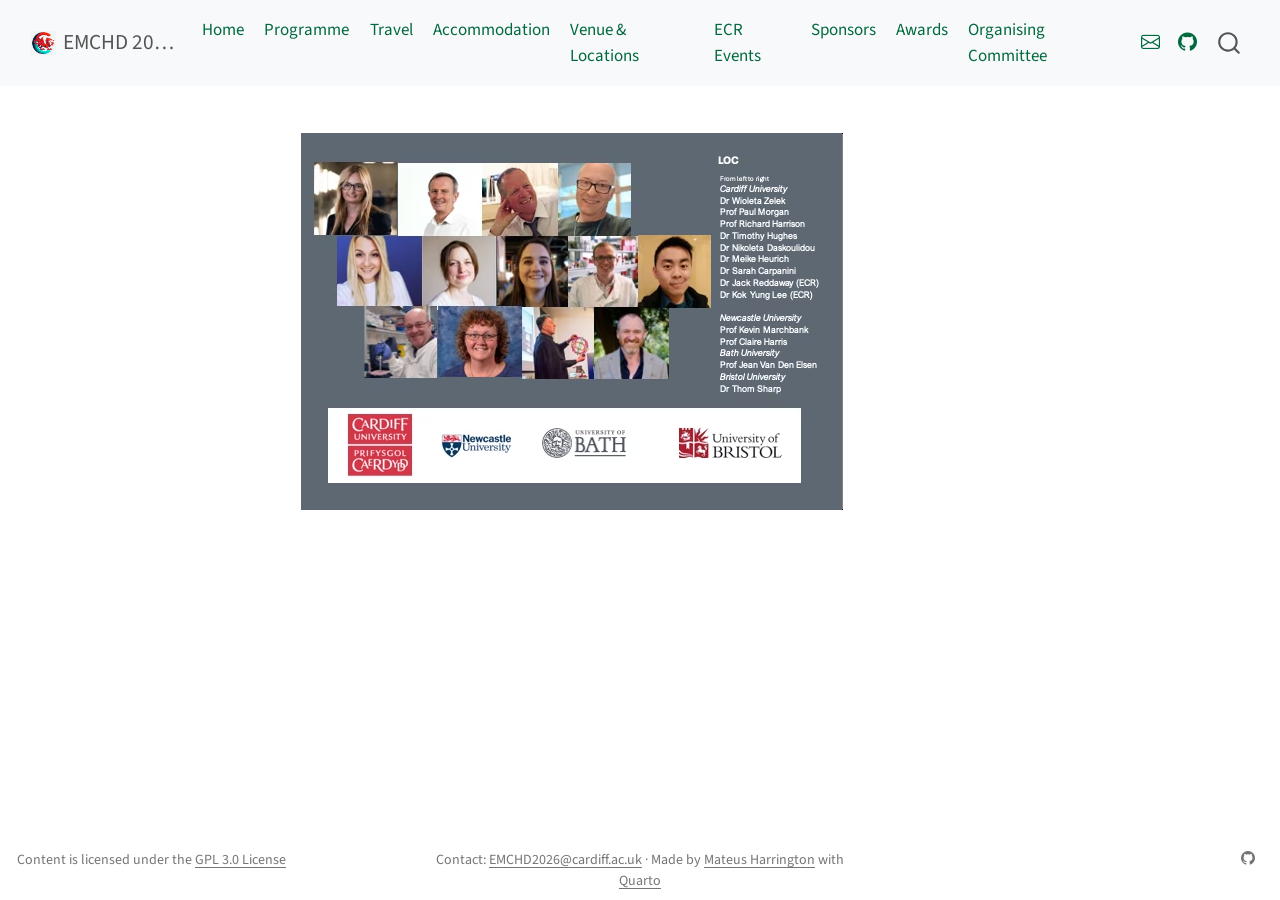
<file: docs/content/committee.html>
<!DOCTYPE html>
<html xmlns="http://www.w3.org/1999/xhtml" lang="en" xml:lang="en"><head>

<meta charset="utf-8">
<meta name="generator" content="quarto-1.10.18">

<meta name="viewport" content="width=device-width, initial-scale=1.0, user-scalable=yes">


<title>Organising committee – EMCHD 2026</title>
<style>
/* Default styles provided by pandoc.
** See https://pandoc.org/MANUAL.html#variables-for-html for config info.
*/
span.smallcaps{font-variant: small-caps;}
div.columns{display: flex; gap: 1.5em;}
div.column{flex: auto;}
@media screen {
div.columns{gap: min(4vw, 1.5em);}
div.column{overflow-x: auto;}
}
div.hanging-indent{margin-left: 1.5em; text-indent: -1.5em;}
ul.task-list{list-style: none;}
ul.task-list li input[type="checkbox"] {
  width: 0.8em;
  margin: 0 0.8em 0.2em -1em; /* quarto-specific, see https://github.com/quarto-dev/quarto-cli/issues/4556 */ 
  vertical-align: middle;
}
</style>


<script src="../site_libs/quarto-nav/quarto-nav.js"></script>
<script src="../site_libs/quarto-nav/headroom.min.js"></script>
<script src="../site_libs/clipboard/clipboard.min.js"></script>
<script src="../site_libs/quarto-search/autocomplete.umd.js"></script>
<script src="../site_libs/quarto-search/fuse.min.js"></script>
<script src="../site_libs/quarto-search/quarto-search.js"></script>
<meta name="quarto:offset" content="../">
<link href="../images/250812-155445.avif" rel="icon">
<script src="../site_libs/quarto-html/quarto.js" type="module"></script>
<script src="../site_libs/quarto-html/tabsets/tabsets.js" type="module"></script>
<script src="../site_libs/quarto-html/popper.min.js"></script>
<script src="../site_libs/quarto-html/tippy.umd.min.js"></script>
<script src="../site_libs/quarto-html/anchor.min.js"></script>
<link href="../site_libs/quarto-html/tippy.css" rel="stylesheet">
<link href="../site_libs/quarto-html/quarto-syntax-highlighting-64a204ab8560d761af7679ceaba22944.css" rel="stylesheet" id="quarto-text-highlighting-styles">
<script src="../site_libs/bootstrap/bootstrap.min.js"></script>
<link href="../site_libs/bootstrap/bootstrap-icons.css" rel="stylesheet">
<link href="../site_libs/bootstrap/bootstrap-445b8638c3d06994fee0907d791121c4.min.css" rel="stylesheet" append-hash="true" id="quarto-bootstrap" data-mode="light">
<script id="quarto-search-options" type="application/json">{
  "location": "navbar",
  "copy-button": false,
  "collapse-after": 3,
  "panel-placement": "end",
  "type": "overlay",
  "limit": 50,
  "keyboard-shortcut": [
    "f",
    "/",
    "s"
  ],
  "show-item-context": false,
  "language": {
    "search-no-results-text": "No results",
    "search-matching-documents-text": "matching documents",
    "search-copy-link-title": "Copy link to search",
    "search-hide-matches-text": "Hide additional matches",
    "search-more-match-text": "more match in this document",
    "search-more-matches-text": "more matches in this document",
    "search-clear-button-title": "Clear",
    "search-text-placeholder": "",
    "search-detached-cancel-button-title": "Cancel",
    "search-submit-button-title": "Submit",
    "search-label": "Search"
  }
}</script>


<link rel="stylesheet" href="../styles.css">
</head>

<body class="floating nav-fixed quarto-light">

<div id="quarto-search-results"></div>
  <header id="quarto-header" class="headroom fixed-top">
    <nav class="navbar navbar-expand-lg " data-bs-theme="dark">
      <div class="navbar-container container-fluid">
      <div class="navbar-brand-container mx-auto">
    <a href="../index.html" class="navbar-brand navbar-brand-logo">
    <img src="../images/250812-155445.avif" alt="" class="navbar-logo light-content">
    <img src="../images/250812-155445.avif" alt="" class="navbar-logo dark-content">
    </a>
    <a class="navbar-brand" href="../index.html">
    <span class="navbar-title">EMCHD 2026</span>
    </a>
  </div>
            <div id="quarto-search" class="" title="Search"></div>
          <button class="navbar-toggler" type="button" data-bs-toggle="collapse" data-bs-target="#navbarCollapse" aria-controls="navbarCollapse" role="menu" aria-expanded="false" aria-label="Toggle navigation" onclick="if (window.quartoToggleHeadroom) { window.quartoToggleHeadroom(); }">
  <span class="navbar-toggler-icon"></span>
</button>
          <div class="collapse navbar-collapse" id="navbarCollapse">
            <ul class="navbar-nav navbar-nav-scroll me-auto">
  <li class="nav-item">
    <a class="nav-link" href="../index.html"> 
<span class="menu-text">Home</span></a>
  </li>  
  <li class="nav-item">
    <a class="nav-link" href="../content/programme.html"> 
<span class="menu-text">Programme</span></a>
  </li>  
  <li class="nav-item">
    <a class="nav-link" href="../content/travel.html"> 
<span class="menu-text">Travel</span></a>
  </li>  
  <li class="nav-item">
    <a class="nav-link" href="../content/accommodation.html"> 
<span class="menu-text">Accommodation</span></a>
  </li>  
  <li class="nav-item">
    <a class="nav-link" href="../content/venue.html"> 
<span class="menu-text">Venue &amp; Locations</span></a>
  </li>  
  <li class="nav-item">
    <a class="nav-link" href="../content/ecr-events.html"> 
<span class="menu-text">ECR Events</span></a>
  </li>  
  <li class="nav-item">
    <a class="nav-link" href="../content/sponsor.html"> 
<span class="menu-text">Sponsors</span></a>
  </li>  
  <li class="nav-item">
    <a class="nav-link" href="../content/awards.html"> 
<span class="menu-text">Awards</span></a>
  </li>  
  <li class="nav-item">
    <a class="nav-link active" href="../content/committee.html" aria-current="page"> 
<span class="menu-text">Organising Committee</span></a>
  </li>  
</ul>
            <ul class="navbar-nav navbar-nav-scroll ms-auto">
  <li class="nav-item compact">
    <a class="nav-link" href="mailto:EMCHD2026@cardiff.ac.uk"> <i class="bi bi-envelope" role="img" aria-label="Contact">
</i> 
<span class="menu-text"></span></a>
  </li>  
  <li class="nav-item compact">
    <a class="nav-link" href="https://github.com/H-Mateus/emchd-2026-website"> <i class="bi bi-github" role="img">
</i> 
<span class="menu-text"></span></a>
  </li>  
</ul>
          </div> <!-- /navcollapse -->
            <div class="quarto-navbar-tools">
</div>
      </div> <!-- /container-fluid -->
    </nav>
</header>
<!-- content -->
<div id="quarto-content" class="quarto-container page-columns page-rows-contents page-layout-article page-navbar">
<!-- sidebar -->
  <nav id="quarto-sidebar" class="sidebar collapse collapse-horizontal quarto-sidebar-collapse-item sidebar-navigation floating overflow-auto">
    
</nav>
<div id="quarto-sidebar-glass" class="quarto-sidebar-collapse-item" data-bs-toggle="collapse" data-bs-target=".quarto-sidebar-collapse-item"></div>
<!-- margin-sidebar -->
    <div id="quarto-margin-sidebar" class="sidebar margin-sidebar zindex-bottom">
    </div>
<!-- main -->
<main class="content" id="quarto-document-content">

<header id="title-block-header" class="quarto-title-block default">
<div class="quarto-title">
<h1 class="title">Organising committee</h1>
</div>



<div class="quarto-title-meta">

    
  
    
  </div>
  


</header>


<p><img src="committee-img/250812-153141.avif" class="img-fluid"></p>



</main> <!-- /main -->
<script id="quarto-html-after-body" type="application/javascript">
  window.document.addEventListener("DOMContentLoaded", function (event) {
    const icon = "";
    const anchorJS = new window.AnchorJS();
    anchorJS.options = {
      placement: 'right',
      icon: icon
    };
    anchorJS.add('.anchored');
    const isCodeAnnotation = (el) => {
      for (const clz of el.classList) {
        if (clz.startsWith('code-annotation-')) {                     
          return true;
        }
      }
      return false;
    }
    const onCopySuccess = function(e) {
      // button target
      const button = e.trigger;
      // don't keep focus
      button.blur();
      // flash "checked"
      button.classList.add('code-copy-button-checked');
      var currentTitle = button.getAttribute("title");
      button.setAttribute("title", "Copied!");
      let tooltip;
      if (window.bootstrap) {
        button.setAttribute("data-bs-toggle", "tooltip");
        button.setAttribute("data-bs-placement", "left");
        button.setAttribute("data-bs-title", "Copied!");
        tooltip = new bootstrap.Tooltip(button, 
          { trigger: "manual", 
            customClass: "code-copy-button-tooltip",
            offset: [0, -8]});
        tooltip.show();    
      }
      setTimeout(function() {
        if (tooltip) {
          tooltip.hide();
          button.removeAttribute("data-bs-title");
          button.removeAttribute("data-bs-toggle");
          button.removeAttribute("data-bs-placement");
        }
        button.setAttribute("title", currentTitle);
        button.classList.remove('code-copy-button-checked');
      }, 1000);
      // clear code selection
      e.clearSelection();
    }
    const getTextToCopy = function(trigger) {
      const outerScaffold = trigger.parentElement.cloneNode(true);
      const codeEl = outerScaffold.querySelector('code');
      for (const childEl of codeEl.children) {
        if (isCodeAnnotation(childEl)) {
          childEl.remove();
        }
      }
      return codeEl.innerText;
    }
    const clipboard = new window.ClipboardJS('.code-copy-button:not([data-in-quarto-modal])', {
      text: getTextToCopy
    });
    clipboard.on('success', onCopySuccess);
    if (window.document.getElementById('quarto-embedded-source-code-modal')) {
      const clipboardModal = new window.ClipboardJS('.code-copy-button[data-in-quarto-modal]', {
        text: getTextToCopy,
        container: window.document.getElementById('quarto-embedded-source-code-modal')
      });
      clipboardModal.on('success', onCopySuccess);
    }
      var localhostRegex = new RegExp(/^(?:http|https):\/\/localhost\:?[0-9]*\//);
      var mailtoRegex = new RegExp(/^mailto:/);
        var filterRegex = new RegExp("https:\/\/emchd2026\.org\/");
      var isInternal = (href) => {
          return filterRegex.test(href) || localhostRegex.test(href) || mailtoRegex.test(href);
      }
      // Inspect non-navigation links and adorn them if external
     var links = window.document.querySelectorAll('a[href]:not(.nav-link):not(.navbar-brand):not(.toc-action):not(.sidebar-link):not(.sidebar-item-toggle):not(.pagination-link):not(.no-external):not([aria-hidden]):not(.dropdown-item):not(.quarto-navigation-tool):not(.about-link)');
      for (var i=0; i<links.length; i++) {
        const link = links[i];
        if (!isInternal(link.href)) {
          // undo the damage that might have been done by quarto-nav.js in the case of
          // links that we want to consider external
          if (link.dataset.originalHref !== undefined) {
            link.href = link.dataset.originalHref;
          }
        }
      }
    function tippyHover(el, contentFn, onTriggerFn, onUntriggerFn) {
      const config = {
        allowHTML: true,
        maxWidth: 500,
        delay: 100,
        arrow: false,
        appendTo: function(el) {
            return el.parentElement;
        },
        interactive: true,
        interactiveBorder: 10,
        theme: 'quarto',
        placement: 'bottom-start',
      };
      if (contentFn) {
        config.content = contentFn;
      }
      if (onTriggerFn) {
        config.onTrigger = onTriggerFn;
      }
      if (onUntriggerFn) {
        config.onUntrigger = onUntriggerFn;
      }
      window.tippy(el, config); 
    }
    const noterefs = window.document.querySelectorAll('a[role="doc-noteref"]');
    for (var i=0; i<noterefs.length; i++) {
      const ref = noterefs[i];
      tippyHover(ref, function() {
        // use id or data attribute instead here
        let href = ref.getAttribute('data-footnote-href') || ref.getAttribute('href');
        try { href = new URL(href).hash; } catch {}
        const id = href.replace(/^#\/?/, "");
        const note = window.document.getElementById(id);
        if (note) {
          return note.innerHTML;
        } else {
          return "";
        }
      });
    }
    const xrefs = window.document.querySelectorAll('a.quarto-xref');
    const processXRef = (id, note) => {
      // Strip column container classes
      const stripColumnClz = (el) => {
        el.classList.remove("page-full", "page-columns");
        if (el.children) {
          for (const child of el.children) {
            stripColumnClz(child);
          }
        }
      }
      stripColumnClz(note)
      if (id === null || id.startsWith('sec-')) {
        // Special case sections, only their first couple elements
        const container = document.createElement("div");
        if (note.children && note.children.length > 2) {
          container.appendChild(note.children[0].cloneNode(true));
          for (let i = 1; i < note.children.length; i++) {
            const child = note.children[i];
            if (child.tagName === "P" && child.innerText === "") {
              continue;
            } else {
              container.appendChild(child.cloneNode(true));
              break;
            }
          }
          if (window.Quarto?.typesetMath) {
            window.Quarto.typesetMath(container);
          }
          return container.innerHTML
        } else {
          if (window.Quarto?.typesetMath) {
            window.Quarto.typesetMath(note);
          }
          return note.innerHTML;
        }
      } else {
        // Remove any anchor links if they are present
        const anchorLink = note.querySelector('a.anchorjs-link');
        if (anchorLink) {
          anchorLink.remove();
        }
        if (window.Quarto?.typesetMath) {
          window.Quarto.typesetMath(note);
        }
        if (note.classList.contains("callout")) {
          return note.outerHTML;
        } else {
          return note.innerHTML;
        }
      }
    }
    for (var i=0; i<xrefs.length; i++) {
      const xref = xrefs[i];
      tippyHover(xref, undefined, function(instance) {
        instance.disable();
        let url = xref.getAttribute('href');
        let hash = undefined; 
        if (url.startsWith('#')) {
          hash = url;
        } else {
          try { hash = new URL(url).hash; } catch {}
        }
        if (hash) {
          const id = hash.replace(/^#\/?/, "");
          const note = window.document.getElementById(id);
          if (note !== null) {
            try {
              const html = processXRef(id, note.cloneNode(true));
              instance.setContent(html);
            } finally {
              instance.enable();
              instance.show();
            }
          } else {
            // See if we can fetch this
            fetch(url.split('#')[0])
            .then(res => res.text())
            .then(html => {
              const parser = new DOMParser();
              const htmlDoc = parser.parseFromString(html, "text/html");
              const note = htmlDoc.getElementById(id);
              if (note !== null) {
                const html = processXRef(id, note);
                instance.setContent(html);
              } 
            }).finally(() => {
              instance.enable();
              instance.show();
            });
          }
        } else {
          // See if we can fetch a full url (with no hash to target)
          // This is a special case and we should probably do some content thinning / targeting
          fetch(url)
          .then(res => res.text())
          .then(html => {
            const parser = new DOMParser();
            const htmlDoc = parser.parseFromString(html, "text/html");
            const note = htmlDoc.querySelector('main.content');
            if (note !== null) {
              // This should only happen for chapter cross references
              // (since there is no id in the URL)
              // remove the first header
              if (note.children.length > 0 && note.children[0].tagName === "HEADER") {
                note.children[0].remove();
              }
              const html = processXRef(null, note);
              instance.setContent(html);
            } 
          }).finally(() => {
            instance.enable();
            instance.show();
          });
        }
      }, function(instance) {
      });
    }
        let selectedAnnoteEl;
        const selectorForAnnotation = ( cell, annotation) => {
          let cellAttr = 'data-code-cell="' + cell + '"';
          let lineAttr = 'data-code-annotation="' +  annotation + '"';
          const selector = 'span[' + cellAttr + '][' + lineAttr + ']';
          return selector;
        }
        const selectCodeLines = (annoteEl) => {
          const doc = window.document;
          const targetCell = annoteEl.getAttribute("data-target-cell");
          const targetAnnotation = annoteEl.getAttribute("data-target-annotation");
          const annoteSpan = window.document.querySelector(selectorForAnnotation(targetCell, targetAnnotation));
          const lines = annoteSpan.getAttribute("data-code-lines").split(",");
          const lineIds = lines.map((line) => {
            return targetCell + "-" + line;
          })
          let top = null;
          let height = null;
          let parent = null;
          if (lineIds.length > 0) {
              //compute the position of the single el (top and bottom and make a div)
              const el = window.document.getElementById(lineIds[0]);
              top = el.offsetTop;
              height = el.offsetHeight;
              parent = el.parentElement.parentElement;
            if (lineIds.length > 1) {
              const lastEl = window.document.getElementById(lineIds[lineIds.length - 1]);
              const bottom = lastEl.offsetTop + lastEl.offsetHeight;
              height = bottom - top;
            }
            if (top !== null && height !== null && parent !== null) {
              // cook up a div (if necessary) and position it 
              let div = window.document.getElementById("code-annotation-line-highlight");
              if (div === null) {
                div = window.document.createElement("div");
                div.setAttribute("id", "code-annotation-line-highlight");
                div.style.position = 'absolute';
                parent.appendChild(div);
              }
              div.style.top = top - 2 + "px";
              div.style.height = height + 4 + "px";
              div.style.left = 0;
              let gutterDiv = window.document.getElementById("code-annotation-line-highlight-gutter");
              if (gutterDiv === null) {
                gutterDiv = window.document.createElement("div");
                gutterDiv.setAttribute("id", "code-annotation-line-highlight-gutter");
                gutterDiv.style.position = 'absolute';
                const codeCell = window.document.getElementById(targetCell);
                const gutter = codeCell.querySelector('.code-annotation-gutter');
                gutter.appendChild(gutterDiv);
              }
              gutterDiv.style.top = top - 2 + "px";
              gutterDiv.style.height = height + 4 + "px";
            }
            selectedAnnoteEl = annoteEl;
          }
        };
        const unselectCodeLines = () => {
          const elementsIds = ["code-annotation-line-highlight", "code-annotation-line-highlight-gutter"];
          elementsIds.forEach((elId) => {
            const div = window.document.getElementById(elId);
            if (div) {
              div.remove();
            }
          });
          selectedAnnoteEl = undefined;
        };
          // Handle positioning of the toggle
      window.addEventListener(
        "resize",
        throttle(() => {
          elRect = undefined;
          if (selectedAnnoteEl) {
            selectCodeLines(selectedAnnoteEl);
          }
        }, 10)
      );
      function throttle(fn, ms) {
      let throttle = false;
      let timer;
        return (...args) => {
          if(!throttle) { // first call gets through
              fn.apply(this, args);
              throttle = true;
          } else { // all the others get throttled
              if(timer) clearTimeout(timer); // cancel #2
              timer = setTimeout(() => {
                fn.apply(this, args);
                timer = throttle = false;
              }, ms);
          }
        };
      }
        // Attach click handler to the DT
        const annoteDls = window.document.querySelectorAll('dt[data-target-cell]');
        for (const annoteDlNode of annoteDls) {
          annoteDlNode.addEventListener('click', (event) => {
            const clickedEl = event.target;
            if (clickedEl !== selectedAnnoteEl) {
              unselectCodeLines();
              const activeEl = window.document.querySelector('dt[data-target-cell].code-annotation-active');
              if (activeEl) {
                activeEl.classList.remove('code-annotation-active');
              }
              selectCodeLines(clickedEl);
              clickedEl.classList.add('code-annotation-active');
            } else {
              // Unselect the line
              unselectCodeLines();
              clickedEl.classList.remove('code-annotation-active');
            }
          });
        }
    const findCites = (el) => {
      const parentEl = el.parentElement;
      if (parentEl) {
        const cites = parentEl.dataset.cites;
        if (cites) {
          return {
            el,
            cites: cites.split(' ')
          };
        } else {
          return findCites(el.parentElement)
        }
      } else {
        return undefined;
      }
    };
    var bibliorefs = window.document.querySelectorAll('a[role="doc-biblioref"]');
    for (var i=0; i<bibliorefs.length; i++) {
      const ref = bibliorefs[i];
      const citeInfo = findCites(ref);
      if (citeInfo) {
        tippyHover(citeInfo.el, function() {
          var popup = window.document.createElement('div');
          citeInfo.cites.forEach(function(cite) {
            var citeDiv = window.document.createElement('div');
            citeDiv.classList.add('hanging-indent');
            citeDiv.classList.add('csl-entry');
            var biblioDiv = window.document.getElementById('ref-' + cite);
            if (biblioDiv) {
              citeDiv.innerHTML = biblioDiv.innerHTML;
            }
            popup.appendChild(citeDiv);
          });
          return popup.innerHTML;
        });
      }
    }
  });
  </script>
</div> <!-- /content -->
<footer class="footer">
  <div class="nav-footer">
    <div class="nav-footer-left">
<p>Content is licensed under the <a href="https://www.gnu.org/licenses/gpl-3.0.en.html">GPL 3.0 License</a></p>
</div>   
    <div class="nav-footer-center">
<p>Contact: <a href="mailto:EMCHD2026@cardiff.ac.uk">EMCHD2026@cardiff.ac.uk</a> · Made by <a href="https://mateusharrington.com">Mateus Harrington</a> with <a href="https://quarto.org">Quarto</a></p>
</div>
    <div class="nav-footer-right">
      <ul class="footer-items list-unstyled">
    <li class="nav-item compact">
    <a class="nav-link" href="https://github.com/H-Mateus/emchd-2026-website">
      <i class="bi bi-github" role="img">
</i> 
    </a>
  </li>  
</ul>
    </div>
  </div>
</footer>




</body></html>
</file>
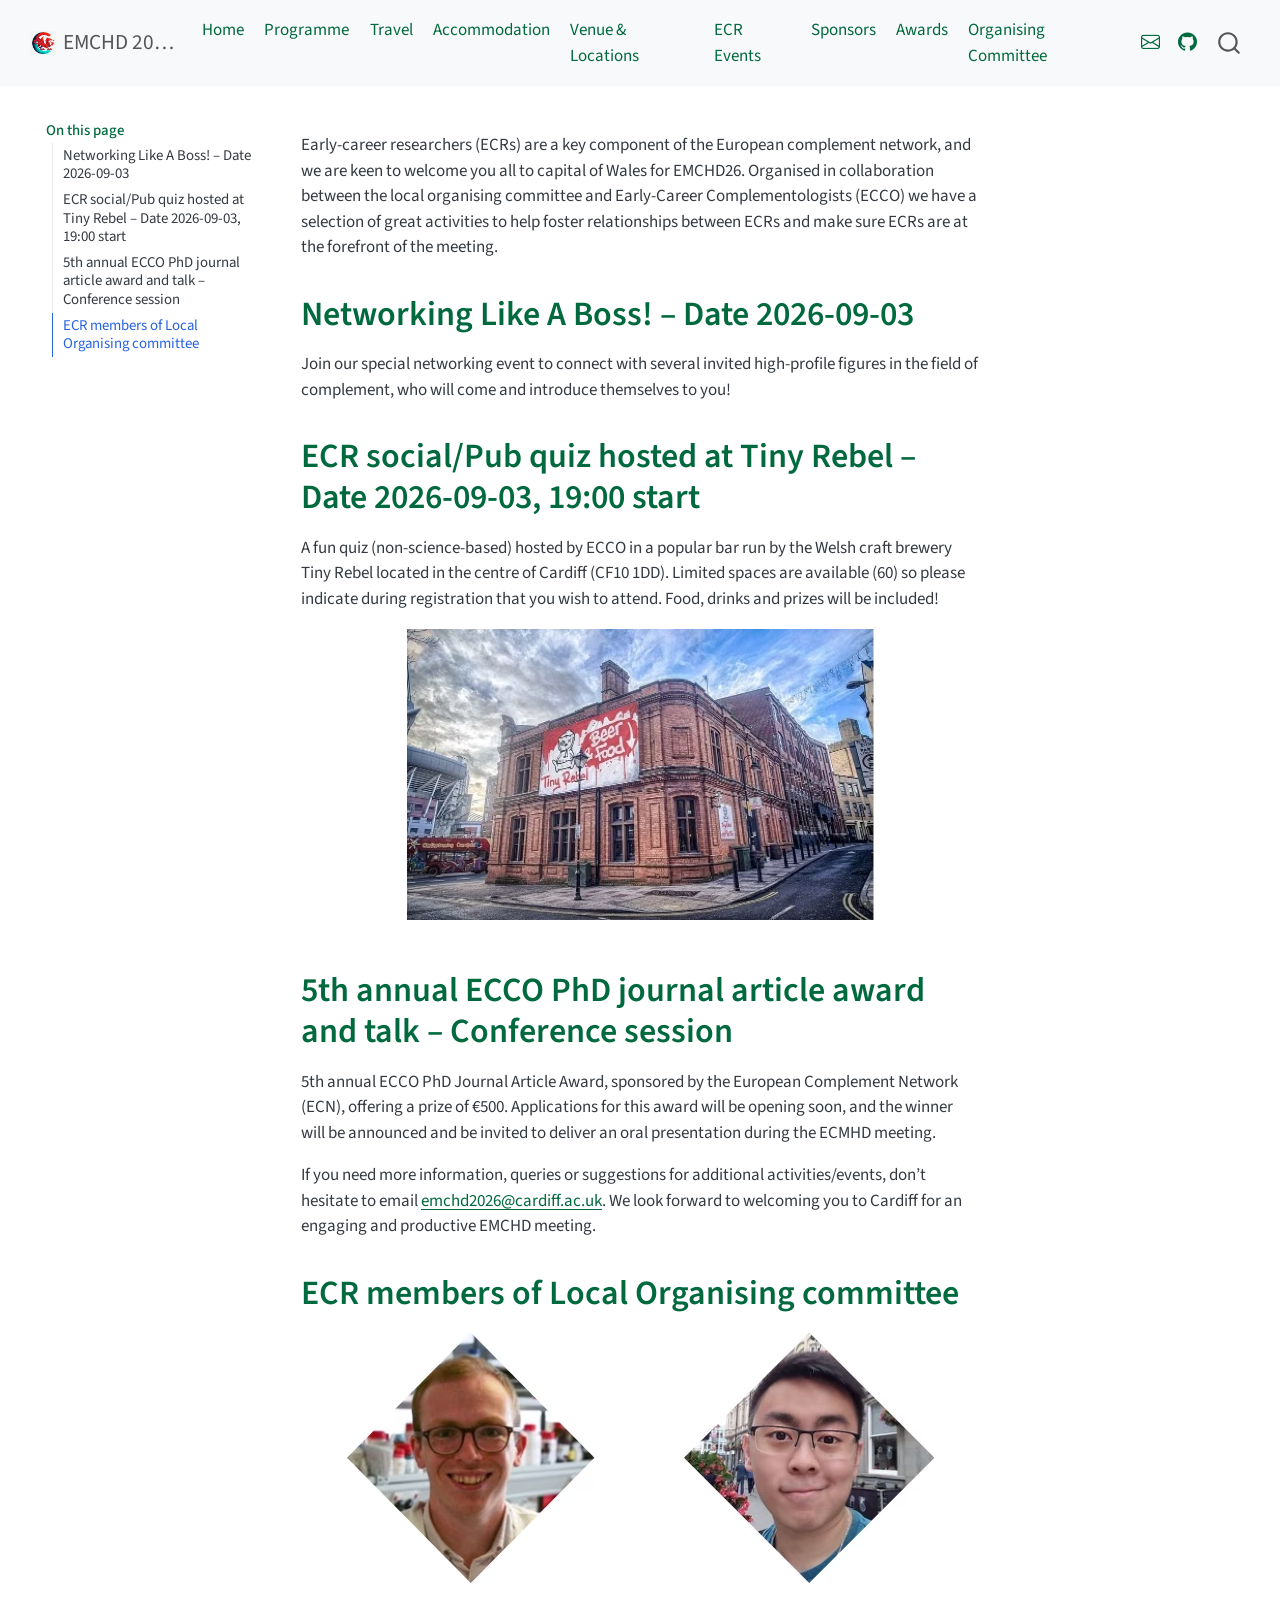
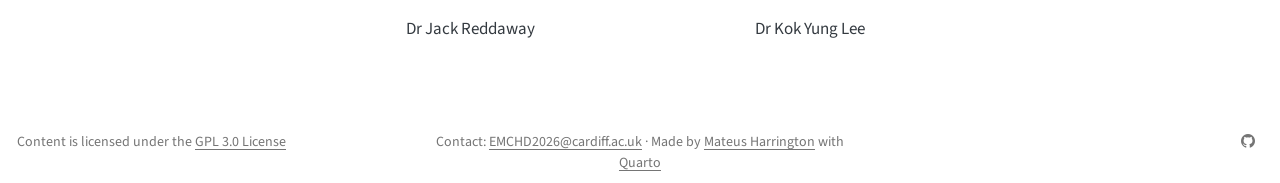
<file: docs/content/ecr-events.html>
<!DOCTYPE html>
<html xmlns="http://www.w3.org/1999/xhtml" lang="en" xml:lang="en"><head>

<meta charset="utf-8">
<meta name="generator" content="quarto-1.10.18">

<meta name="viewport" content="width=device-width, initial-scale=1.0, user-scalable=yes">


<title>ECR Events – EMCHD 2026</title>
<style>
/* Default styles provided by pandoc.
** See https://pandoc.org/MANUAL.html#variables-for-html for config info.
*/
span.smallcaps{font-variant: small-caps;}
div.columns{display: flex; gap: 1.5em;}
div.column{flex: auto;}
@media screen {
div.columns{gap: min(4vw, 1.5em);}
div.column{overflow-x: auto;}
}
div.hanging-indent{margin-left: 1.5em; text-indent: -1.5em;}
ul.task-list{list-style: none;}
ul.task-list li input[type="checkbox"] {
  width: 0.8em;
  margin: 0 0.8em 0.2em -1em; /* quarto-specific, see https://github.com/quarto-dev/quarto-cli/issues/4556 */ 
  vertical-align: middle;
}
</style>


<script src="../site_libs/quarto-nav/quarto-nav.js"></script>
<script src="../site_libs/quarto-nav/headroom.min.js"></script>
<script src="../site_libs/clipboard/clipboard.min.js"></script>
<script src="../site_libs/quarto-search/autocomplete.umd.js"></script>
<script src="../site_libs/quarto-search/fuse.min.js"></script>
<script src="../site_libs/quarto-search/quarto-search.js"></script>
<meta name="quarto:offset" content="../">
<link href="../images/250812-155445.avif" rel="icon">
<script src="../site_libs/quarto-html/quarto.js" type="module"></script>
<script src="../site_libs/quarto-html/tabsets/tabsets.js" type="module"></script>
<script src="../site_libs/quarto-html/popper.min.js"></script>
<script src="../site_libs/quarto-html/tippy.umd.min.js"></script>
<script src="../site_libs/quarto-html/anchor.min.js"></script>
<link href="../site_libs/quarto-html/tippy.css" rel="stylesheet">
<link href="../site_libs/quarto-html/quarto-syntax-highlighting-64a204ab8560d761af7679ceaba22944.css" rel="stylesheet" id="quarto-text-highlighting-styles">
<script src="../site_libs/bootstrap/bootstrap.min.js"></script>
<link href="../site_libs/bootstrap/bootstrap-icons.css" rel="stylesheet">
<link href="../site_libs/bootstrap/bootstrap-445b8638c3d06994fee0907d791121c4.min.css" rel="stylesheet" append-hash="true" id="quarto-bootstrap" data-mode="light">
<script id="quarto-search-options" type="application/json">{
  "location": "navbar",
  "copy-button": false,
  "collapse-after": 3,
  "panel-placement": "end",
  "type": "overlay",
  "limit": 50,
  "keyboard-shortcut": [
    "f",
    "/",
    "s"
  ],
  "show-item-context": false,
  "language": {
    "search-no-results-text": "No results",
    "search-matching-documents-text": "matching documents",
    "search-copy-link-title": "Copy link to search",
    "search-hide-matches-text": "Hide additional matches",
    "search-more-match-text": "more match in this document",
    "search-more-matches-text": "more matches in this document",
    "search-clear-button-title": "Clear",
    "search-text-placeholder": "",
    "search-detached-cancel-button-title": "Cancel",
    "search-submit-button-title": "Submit",
    "search-label": "Search"
  }
}</script>


<link rel="stylesheet" href="../styles.css">
</head>

<body class="floating nav-fixed quarto-light">

<div id="quarto-search-results"></div>
  <header id="quarto-header" class="headroom fixed-top">
    <nav class="navbar navbar-expand-lg " data-bs-theme="dark">
      <div class="navbar-container container-fluid">
      <div class="navbar-brand-container mx-auto">
    <a href="../index.html" class="navbar-brand navbar-brand-logo">
    <img src="../images/250812-155445.avif" alt="" class="navbar-logo light-content">
    <img src="../images/250812-155445.avif" alt="" class="navbar-logo dark-content">
    </a>
    <a class="navbar-brand" href="../index.html">
    <span class="navbar-title">EMCHD 2026</span>
    </a>
  </div>
            <div id="quarto-search" class="" title="Search"></div>
          <button class="navbar-toggler" type="button" data-bs-toggle="collapse" data-bs-target="#navbarCollapse" aria-controls="navbarCollapse" role="menu" aria-expanded="false" aria-label="Toggle navigation" onclick="if (window.quartoToggleHeadroom) { window.quartoToggleHeadroom(); }">
  <span class="navbar-toggler-icon"></span>
</button>
          <div class="collapse navbar-collapse" id="navbarCollapse">
            <ul class="navbar-nav navbar-nav-scroll me-auto">
  <li class="nav-item">
    <a class="nav-link" href="../index.html"> 
<span class="menu-text">Home</span></a>
  </li>  
  <li class="nav-item">
    <a class="nav-link" href="../content/programme.html"> 
<span class="menu-text">Programme</span></a>
  </li>  
  <li class="nav-item">
    <a class="nav-link" href="../content/travel.html"> 
<span class="menu-text">Travel</span></a>
  </li>  
  <li class="nav-item">
    <a class="nav-link" href="../content/accommodation.html"> 
<span class="menu-text">Accommodation</span></a>
  </li>  
  <li class="nav-item">
    <a class="nav-link" href="../content/venue.html"> 
<span class="menu-text">Venue &amp; Locations</span></a>
  </li>  
  <li class="nav-item">
    <a class="nav-link active" href="../content/ecr-events.html" aria-current="page"> 
<span class="menu-text">ECR Events</span></a>
  </li>  
  <li class="nav-item">
    <a class="nav-link" href="../content/sponsor.html"> 
<span class="menu-text">Sponsors</span></a>
  </li>  
  <li class="nav-item">
    <a class="nav-link" href="../content/awards.html"> 
<span class="menu-text">Awards</span></a>
  </li>  
  <li class="nav-item">
    <a class="nav-link" href="../content/committee.html"> 
<span class="menu-text">Organising Committee</span></a>
  </li>  
</ul>
            <ul class="navbar-nav navbar-nav-scroll ms-auto">
  <li class="nav-item compact">
    <a class="nav-link" href="mailto:EMCHD2026@cardiff.ac.uk"> <i class="bi bi-envelope" role="img" aria-label="Contact">
</i> 
<span class="menu-text"></span></a>
  </li>  
  <li class="nav-item compact">
    <a class="nav-link" href="https://github.com/H-Mateus/emchd-2026-website"> <i class="bi bi-github" role="img">
</i> 
<span class="menu-text"></span></a>
  </li>  
</ul>
          </div> <!-- /navcollapse -->
            <div class="quarto-navbar-tools">
</div>
      </div> <!-- /container-fluid -->
    </nav>
</header>
<!-- content -->
<div id="quarto-content" class="quarto-container page-columns page-rows-contents page-layout-article page-navbar">
<!-- sidebar -->
  <nav id="quarto-sidebar" class="sidebar collapse collapse-horizontal quarto-sidebar-collapse-item sidebar-navigation floating overflow-auto">
    <nav id="TOC" role="doc-toc" class="toc-active">
    <h2 id="toc-title">On this page</h2>
   
  <ul>
  <li><a href="#networking-like-a-boss-date-2026-09-03" id="toc-networking-like-a-boss-date-2026-09-03" class="nav-link active" data-scroll-target="#networking-like-a-boss-date-2026-09-03">Networking Like A Boss! – Date 2026-09-03</a></li>
  <li><a href="#ecr-socialpub-quiz-hosted-at-tiny-rebel-date-2026-09-03-1900-start" id="toc-ecr-socialpub-quiz-hosted-at-tiny-rebel-date-2026-09-03-1900-start" class="nav-link" data-scroll-target="#ecr-socialpub-quiz-hosted-at-tiny-rebel-date-2026-09-03-1900-start">ECR social/Pub quiz hosted at Tiny Rebel – Date 2026-09-03, 19:00 start</a></li>
  <li><a href="#th-annual-ecco-phd-journal-article-award-and-talk-conference-session" id="toc-th-annual-ecco-phd-journal-article-award-and-talk-conference-session" class="nav-link" data-scroll-target="#th-annual-ecco-phd-journal-article-award-and-talk-conference-session">5th annual ECCO PhD journal article award and talk – Conference session</a></li>
  <li><a href="#ecr-members-of-local-organising-committee" id="toc-ecr-members-of-local-organising-committee" class="nav-link" data-scroll-target="#ecr-members-of-local-organising-committee">ECR members of Local Organising committee</a></li>
  </ul>
</nav>
</nav>
<div id="quarto-sidebar-glass" class="quarto-sidebar-collapse-item" data-bs-toggle="collapse" data-bs-target=".quarto-sidebar-collapse-item"></div>
<!-- margin-sidebar -->
    <div id="quarto-margin-sidebar" class="sidebar margin-sidebar zindex-bottom">
    </div>
<!-- main -->
<main class="content" id="quarto-document-content">

<header id="title-block-header" class="quarto-title-block default">
<div class="quarto-title">
<h1 class="title">ECR Events</h1>
</div>



<div class="quarto-title-meta">

    
  
    
  </div>
  


</header>


<p>Early-career researchers (ECRs) are a key component of the European complement network, and we are keen to welcome you all to capital of Wales for EMCHD26. Organised in collaboration between the local organising committee and Early-Career Complementologists (ECCO) we have a selection of great activities to help foster relationships between ECRs and make sure ECRs are at the forefront of the meeting.</p>
<section id="networking-like-a-boss-date-2026-09-03" class="level1">
<h1>Networking Like A Boss! – Date 2026-09-03</h1>
<p>Join our special networking event to connect with several invited high-profile figures in the field of complement, who will come and introduce themselves to you!</p>
</section>
<section id="ecr-socialpub-quiz-hosted-at-tiny-rebel-date-2026-09-03-1900-start" class="level1">
<h1>ECR social/Pub quiz hosted at Tiny Rebel – Date 2026-09-03, 19:00 start</h1>
<p>A fun quiz (non-science-based) hosted by ECCO in a popular bar run by the Welsh craft brewery Tiny Rebel located in the centre of Cardiff (CF10 1DD). Limited spaces are available (60) so please indicate during registration that you wish to attend. Food, drinks and prizes will be included!</p>
<div class="quarto-figure quarto-figure-center">
<figure class="figure">
<p><img src="ecr-events-img/250813-105332.avif" class="img-fluid quarto-figure quarto-figure-center figure-img"></p>
</figure>
</div>
</section>
<section id="th-annual-ecco-phd-journal-article-award-and-talk-conference-session" class="level1">
<h1>5th annual ECCO PhD journal article award and talk – Conference session</h1>
<p>5th annual ECCO PhD Journal Article Award, sponsored by the European Complement Network (ECN), offering a prize of €500. Applications for this award will be opening soon, and the winner will be announced and be invited to deliver an oral presentation during the ECMHD meeting.</p>
<p>If you need more information, queries or suggestions for additional activities/events, don’t hesitate to email <a href="mailto:emchd2026@cardiff.ac.uk">emchd2026@cardiff.ac.uk</a>. We look forward to welcoming you to Cardiff for an engaging and productive EMCHD meeting.</p>
</section>
<section id="ecr-members-of-local-organising-committee" class="level1">
<h1>ECR members of Local Organising committee</h1>
<div class="columns">
<div class="column" style="width:50%;">
<div class="quarto-figure quarto-figure-center">
<figure class="figure">
<p><img src="ecr-events-img/250813-105555.avif" class="img-fluid quarto-figure quarto-figure-center figure-img"></p>
</figure>
</div>
<div style="text-align: center;">
Dr Jack Reddaway
</div>
</div><div class="column" style="width:50%;">
<div class="quarto-figure quarto-figure-center">
<figure class="figure">
<p><img src="ecr-events-img/250813-105606.avif" class="img-fluid quarto-figure quarto-figure-center figure-img"></p>
</figure>
</div>
<div style="text-align: center;">
Dr Kok Yung Lee
</div>
</div>
</div>


</section>

</main> <!-- /main -->
<script id="quarto-html-after-body" type="application/javascript">
  window.document.addEventListener("DOMContentLoaded", function (event) {
    const icon = "";
    const anchorJS = new window.AnchorJS();
    anchorJS.options = {
      placement: 'right',
      icon: icon
    };
    anchorJS.add('.anchored');
    const isCodeAnnotation = (el) => {
      for (const clz of el.classList) {
        if (clz.startsWith('code-annotation-')) {                     
          return true;
        }
      }
      return false;
    }
    const onCopySuccess = function(e) {
      // button target
      const button = e.trigger;
      // don't keep focus
      button.blur();
      // flash "checked"
      button.classList.add('code-copy-button-checked');
      var currentTitle = button.getAttribute("title");
      button.setAttribute("title", "Copied!");
      let tooltip;
      if (window.bootstrap) {
        button.setAttribute("data-bs-toggle", "tooltip");
        button.setAttribute("data-bs-placement", "left");
        button.setAttribute("data-bs-title", "Copied!");
        tooltip = new bootstrap.Tooltip(button, 
          { trigger: "manual", 
            customClass: "code-copy-button-tooltip",
            offset: [0, -8]});
        tooltip.show();    
      }
      setTimeout(function() {
        if (tooltip) {
          tooltip.hide();
          button.removeAttribute("data-bs-title");
          button.removeAttribute("data-bs-toggle");
          button.removeAttribute("data-bs-placement");
        }
        button.setAttribute("title", currentTitle);
        button.classList.remove('code-copy-button-checked');
      }, 1000);
      // clear code selection
      e.clearSelection();
    }
    const getTextToCopy = function(trigger) {
      const outerScaffold = trigger.parentElement.cloneNode(true);
      const codeEl = outerScaffold.querySelector('code');
      for (const childEl of codeEl.children) {
        if (isCodeAnnotation(childEl)) {
          childEl.remove();
        }
      }
      return codeEl.innerText;
    }
    const clipboard = new window.ClipboardJS('.code-copy-button:not([data-in-quarto-modal])', {
      text: getTextToCopy
    });
    clipboard.on('success', onCopySuccess);
    if (window.document.getElementById('quarto-embedded-source-code-modal')) {
      const clipboardModal = new window.ClipboardJS('.code-copy-button[data-in-quarto-modal]', {
        text: getTextToCopy,
        container: window.document.getElementById('quarto-embedded-source-code-modal')
      });
      clipboardModal.on('success', onCopySuccess);
    }
      var localhostRegex = new RegExp(/^(?:http|https):\/\/localhost\:?[0-9]*\//);
      var mailtoRegex = new RegExp(/^mailto:/);
        var filterRegex = new RegExp("https:\/\/emchd2026\.org\/");
      var isInternal = (href) => {
          return filterRegex.test(href) || localhostRegex.test(href) || mailtoRegex.test(href);
      }
      // Inspect non-navigation links and adorn them if external
     var links = window.document.querySelectorAll('a[href]:not(.nav-link):not(.navbar-brand):not(.toc-action):not(.sidebar-link):not(.sidebar-item-toggle):not(.pagination-link):not(.no-external):not([aria-hidden]):not(.dropdown-item):not(.quarto-navigation-tool):not(.about-link)');
      for (var i=0; i<links.length; i++) {
        const link = links[i];
        if (!isInternal(link.href)) {
          // undo the damage that might have been done by quarto-nav.js in the case of
          // links that we want to consider external
          if (link.dataset.originalHref !== undefined) {
            link.href = link.dataset.originalHref;
          }
        }
      }
    function tippyHover(el, contentFn, onTriggerFn, onUntriggerFn) {
      const config = {
        allowHTML: true,
        maxWidth: 500,
        delay: 100,
        arrow: false,
        appendTo: function(el) {
            return el.parentElement;
        },
        interactive: true,
        interactiveBorder: 10,
        theme: 'quarto',
        placement: 'bottom-start',
      };
      if (contentFn) {
        config.content = contentFn;
      }
      if (onTriggerFn) {
        config.onTrigger = onTriggerFn;
      }
      if (onUntriggerFn) {
        config.onUntrigger = onUntriggerFn;
      }
      window.tippy(el, config); 
    }
    const noterefs = window.document.querySelectorAll('a[role="doc-noteref"]');
    for (var i=0; i<noterefs.length; i++) {
      const ref = noterefs[i];
      tippyHover(ref, function() {
        // use id or data attribute instead here
        let href = ref.getAttribute('data-footnote-href') || ref.getAttribute('href');
        try { href = new URL(href).hash; } catch {}
        const id = href.replace(/^#\/?/, "");
        const note = window.document.getElementById(id);
        if (note) {
          return note.innerHTML;
        } else {
          return "";
        }
      });
    }
    const xrefs = window.document.querySelectorAll('a.quarto-xref');
    const processXRef = (id, note) => {
      // Strip column container classes
      const stripColumnClz = (el) => {
        el.classList.remove("page-full", "page-columns");
        if (el.children) {
          for (const child of el.children) {
            stripColumnClz(child);
          }
        }
      }
      stripColumnClz(note)
      if (id === null || id.startsWith('sec-')) {
        // Special case sections, only their first couple elements
        const container = document.createElement("div");
        if (note.children && note.children.length > 2) {
          container.appendChild(note.children[0].cloneNode(true));
          for (let i = 1; i < note.children.length; i++) {
            const child = note.children[i];
            if (child.tagName === "P" && child.innerText === "") {
              continue;
            } else {
              container.appendChild(child.cloneNode(true));
              break;
            }
          }
          if (window.Quarto?.typesetMath) {
            window.Quarto.typesetMath(container);
          }
          return container.innerHTML
        } else {
          if (window.Quarto?.typesetMath) {
            window.Quarto.typesetMath(note);
          }
          return note.innerHTML;
        }
      } else {
        // Remove any anchor links if they are present
        const anchorLink = note.querySelector('a.anchorjs-link');
        if (anchorLink) {
          anchorLink.remove();
        }
        if (window.Quarto?.typesetMath) {
          window.Quarto.typesetMath(note);
        }
        if (note.classList.contains("callout")) {
          return note.outerHTML;
        } else {
          return note.innerHTML;
        }
      }
    }
    for (var i=0; i<xrefs.length; i++) {
      const xref = xrefs[i];
      tippyHover(xref, undefined, function(instance) {
        instance.disable();
        let url = xref.getAttribute('href');
        let hash = undefined; 
        if (url.startsWith('#')) {
          hash = url;
        } else {
          try { hash = new URL(url).hash; } catch {}
        }
        if (hash) {
          const id = hash.replace(/^#\/?/, "");
          const note = window.document.getElementById(id);
          if (note !== null) {
            try {
              const html = processXRef(id, note.cloneNode(true));
              instance.setContent(html);
            } finally {
              instance.enable();
              instance.show();
            }
          } else {
            // See if we can fetch this
            fetch(url.split('#')[0])
            .then(res => res.text())
            .then(html => {
              const parser = new DOMParser();
              const htmlDoc = parser.parseFromString(html, "text/html");
              const note = htmlDoc.getElementById(id);
              if (note !== null) {
                const html = processXRef(id, note);
                instance.setContent(html);
              } 
            }).finally(() => {
              instance.enable();
              instance.show();
            });
          }
        } else {
          // See if we can fetch a full url (with no hash to target)
          // This is a special case and we should probably do some content thinning / targeting
          fetch(url)
          .then(res => res.text())
          .then(html => {
            const parser = new DOMParser();
            const htmlDoc = parser.parseFromString(html, "text/html");
            const note = htmlDoc.querySelector('main.content');
            if (note !== null) {
              // This should only happen for chapter cross references
              // (since there is no id in the URL)
              // remove the first header
              if (note.children.length > 0 && note.children[0].tagName === "HEADER") {
                note.children[0].remove();
              }
              const html = processXRef(null, note);
              instance.setContent(html);
            } 
          }).finally(() => {
            instance.enable();
            instance.show();
          });
        }
      }, function(instance) {
      });
    }
        let selectedAnnoteEl;
        const selectorForAnnotation = ( cell, annotation) => {
          let cellAttr = 'data-code-cell="' + cell + '"';
          let lineAttr = 'data-code-annotation="' +  annotation + '"';
          const selector = 'span[' + cellAttr + '][' + lineAttr + ']';
          return selector;
        }
        const selectCodeLines = (annoteEl) => {
          const doc = window.document;
          const targetCell = annoteEl.getAttribute("data-target-cell");
          const targetAnnotation = annoteEl.getAttribute("data-target-annotation");
          const annoteSpan = window.document.querySelector(selectorForAnnotation(targetCell, targetAnnotation));
          const lines = annoteSpan.getAttribute("data-code-lines").split(",");
          const lineIds = lines.map((line) => {
            return targetCell + "-" + line;
          })
          let top = null;
          let height = null;
          let parent = null;
          if (lineIds.length > 0) {
              //compute the position of the single el (top and bottom and make a div)
              const el = window.document.getElementById(lineIds[0]);
              top = el.offsetTop;
              height = el.offsetHeight;
              parent = el.parentElement.parentElement;
            if (lineIds.length > 1) {
              const lastEl = window.document.getElementById(lineIds[lineIds.length - 1]);
              const bottom = lastEl.offsetTop + lastEl.offsetHeight;
              height = bottom - top;
            }
            if (top !== null && height !== null && parent !== null) {
              // cook up a div (if necessary) and position it 
              let div = window.document.getElementById("code-annotation-line-highlight");
              if (div === null) {
                div = window.document.createElement("div");
                div.setAttribute("id", "code-annotation-line-highlight");
                div.style.position = 'absolute';
                parent.appendChild(div);
              }
              div.style.top = top - 2 + "px";
              div.style.height = height + 4 + "px";
              div.style.left = 0;
              let gutterDiv = window.document.getElementById("code-annotation-line-highlight-gutter");
              if (gutterDiv === null) {
                gutterDiv = window.document.createElement("div");
                gutterDiv.setAttribute("id", "code-annotation-line-highlight-gutter");
                gutterDiv.style.position = 'absolute';
                const codeCell = window.document.getElementById(targetCell);
                const gutter = codeCell.querySelector('.code-annotation-gutter');
                gutter.appendChild(gutterDiv);
              }
              gutterDiv.style.top = top - 2 + "px";
              gutterDiv.style.height = height + 4 + "px";
            }
            selectedAnnoteEl = annoteEl;
          }
        };
        const unselectCodeLines = () => {
          const elementsIds = ["code-annotation-line-highlight", "code-annotation-line-highlight-gutter"];
          elementsIds.forEach((elId) => {
            const div = window.document.getElementById(elId);
            if (div) {
              div.remove();
            }
          });
          selectedAnnoteEl = undefined;
        };
          // Handle positioning of the toggle
      window.addEventListener(
        "resize",
        throttle(() => {
          elRect = undefined;
          if (selectedAnnoteEl) {
            selectCodeLines(selectedAnnoteEl);
          }
        }, 10)
      );
      function throttle(fn, ms) {
      let throttle = false;
      let timer;
        return (...args) => {
          if(!throttle) { // first call gets through
              fn.apply(this, args);
              throttle = true;
          } else { // all the others get throttled
              if(timer) clearTimeout(timer); // cancel #2
              timer = setTimeout(() => {
                fn.apply(this, args);
                timer = throttle = false;
              }, ms);
          }
        };
      }
        // Attach click handler to the DT
        const annoteDls = window.document.querySelectorAll('dt[data-target-cell]');
        for (const annoteDlNode of annoteDls) {
          annoteDlNode.addEventListener('click', (event) => {
            const clickedEl = event.target;
            if (clickedEl !== selectedAnnoteEl) {
              unselectCodeLines();
              const activeEl = window.document.querySelector('dt[data-target-cell].code-annotation-active');
              if (activeEl) {
                activeEl.classList.remove('code-annotation-active');
              }
              selectCodeLines(clickedEl);
              clickedEl.classList.add('code-annotation-active');
            } else {
              // Unselect the line
              unselectCodeLines();
              clickedEl.classList.remove('code-annotation-active');
            }
          });
        }
    const findCites = (el) => {
      const parentEl = el.parentElement;
      if (parentEl) {
        const cites = parentEl.dataset.cites;
        if (cites) {
          return {
            el,
            cites: cites.split(' ')
          };
        } else {
          return findCites(el.parentElement)
        }
      } else {
        return undefined;
      }
    };
    var bibliorefs = window.document.querySelectorAll('a[role="doc-biblioref"]');
    for (var i=0; i<bibliorefs.length; i++) {
      const ref = bibliorefs[i];
      const citeInfo = findCites(ref);
      if (citeInfo) {
        tippyHover(citeInfo.el, function() {
          var popup = window.document.createElement('div');
          citeInfo.cites.forEach(function(cite) {
            var citeDiv = window.document.createElement('div');
            citeDiv.classList.add('hanging-indent');
            citeDiv.classList.add('csl-entry');
            var biblioDiv = window.document.getElementById('ref-' + cite);
            if (biblioDiv) {
              citeDiv.innerHTML = biblioDiv.innerHTML;
            }
            popup.appendChild(citeDiv);
          });
          return popup.innerHTML;
        });
      }
    }
  });
  </script>
</div> <!-- /content -->
<footer class="footer">
  <div class="nav-footer">
    <div class="nav-footer-left">
<p>Content is licensed under the <a href="https://www.gnu.org/licenses/gpl-3.0.en.html">GPL 3.0 License</a></p>
</div>   
    <div class="nav-footer-center">
<p>Contact: <a href="mailto:EMCHD2026@cardiff.ac.uk">EMCHD2026@cardiff.ac.uk</a> · Made by <a href="https://mateusharrington.com">Mateus Harrington</a> with <a href="https://quarto.org">Quarto</a></p>
</div>
    <div class="nav-footer-right">
      <ul class="footer-items list-unstyled">
    <li class="nav-item compact">
    <a class="nav-link" href="https://github.com/H-Mateus/emchd-2026-website">
      <i class="bi bi-github" role="img">
</i> 
    </a>
  </li>  
</ul>
    </div>
  </div>
</footer>




</body></html>
</file>
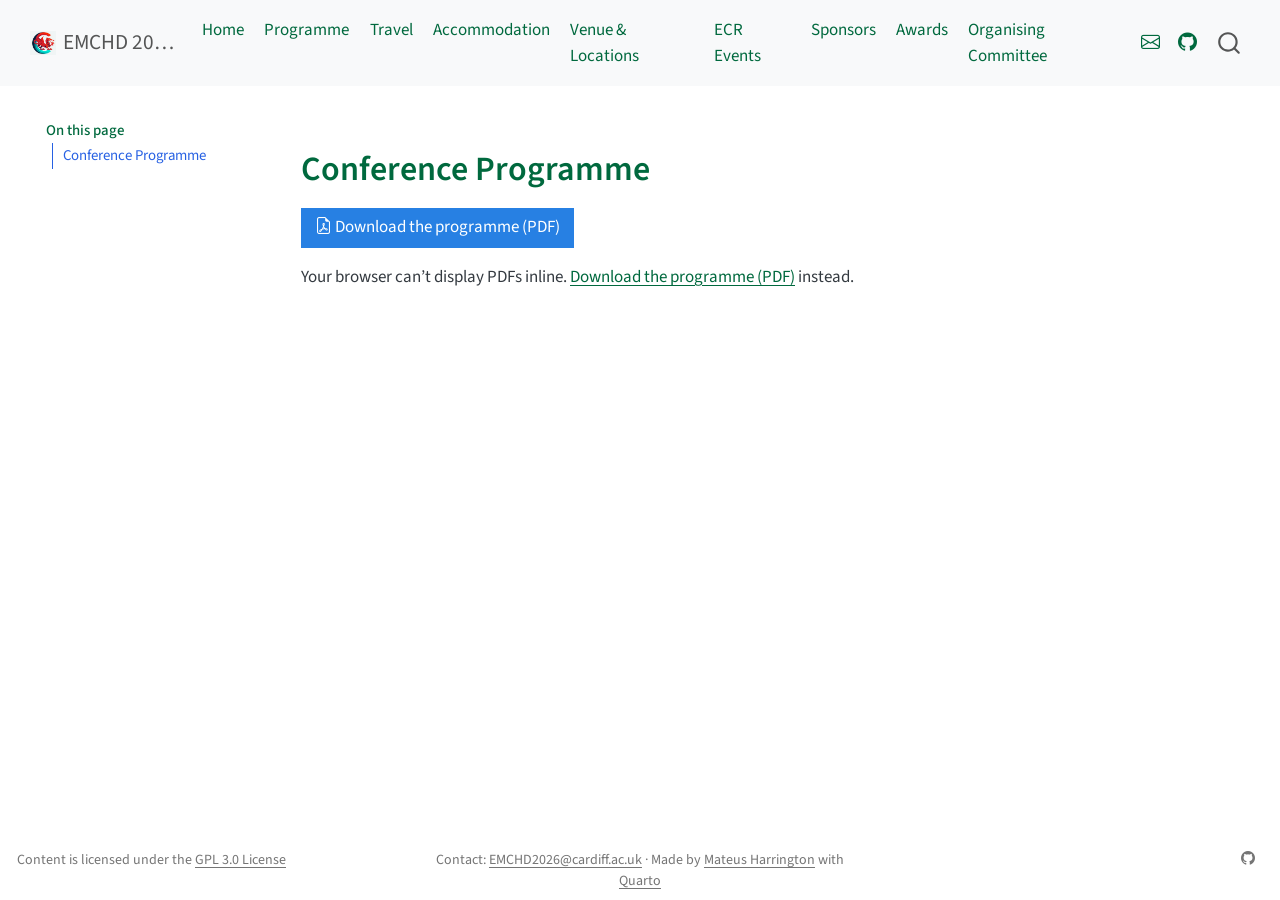
<file: docs/content/programme.html>
<!DOCTYPE html>
<html xmlns="http://www.w3.org/1999/xhtml" lang="en" xml:lang="en"><head>

<meta charset="utf-8">
<meta name="generator" content="quarto-1.10.18">

<meta name="viewport" content="width=device-width, initial-scale=1.0, user-scalable=yes">


<title>Conference Programme – EMCHD 2026</title>
<style>
/* Default styles provided by pandoc.
** See https://pandoc.org/MANUAL.html#variables-for-html for config info.
*/
span.smallcaps{font-variant: small-caps;}
div.columns{display: flex; gap: 1.5em;}
div.column{flex: auto;}
@media screen {
div.columns{gap: min(4vw, 1.5em);}
div.column{overflow-x: auto;}
}
div.hanging-indent{margin-left: 1.5em; text-indent: -1.5em;}
ul.task-list{list-style: none;}
ul.task-list li input[type="checkbox"] {
  width: 0.8em;
  margin: 0 0.8em 0.2em -1em; /* quarto-specific, see https://github.com/quarto-dev/quarto-cli/issues/4556 */ 
  vertical-align: middle;
}
</style>


<script src="../site_libs/quarto-nav/quarto-nav.js"></script>
<script src="../site_libs/quarto-nav/headroom.min.js"></script>
<script src="../site_libs/clipboard/clipboard.min.js"></script>
<script src="../site_libs/quarto-search/autocomplete.umd.js"></script>
<script src="../site_libs/quarto-search/fuse.min.js"></script>
<script src="../site_libs/quarto-search/quarto-search.js"></script>
<meta name="quarto:offset" content="../">
<link href="../images/250812-155445.avif" rel="icon">
<script src="../site_libs/quarto-html/quarto.js" type="module"></script>
<script src="../site_libs/quarto-html/tabsets/tabsets.js" type="module"></script>
<script src="../site_libs/quarto-html/popper.min.js"></script>
<script src="../site_libs/quarto-html/tippy.umd.min.js"></script>
<script src="../site_libs/quarto-html/anchor.min.js"></script>
<link href="../site_libs/quarto-html/tippy.css" rel="stylesheet">
<link href="../site_libs/quarto-html/quarto-syntax-highlighting-64a204ab8560d761af7679ceaba22944.css" rel="stylesheet" id="quarto-text-highlighting-styles">
<script src="../site_libs/bootstrap/bootstrap.min.js"></script>
<link href="../site_libs/bootstrap/bootstrap-icons.css" rel="stylesheet">
<link href="../site_libs/bootstrap/bootstrap-445b8638c3d06994fee0907d791121c4.min.css" rel="stylesheet" append-hash="true" id="quarto-bootstrap" data-mode="light">
<script id="quarto-search-options" type="application/json">{
  "location": "navbar",
  "copy-button": false,
  "collapse-after": 3,
  "panel-placement": "end",
  "type": "overlay",
  "limit": 50,
  "keyboard-shortcut": [
    "f",
    "/",
    "s"
  ],
  "show-item-context": false,
  "language": {
    "search-no-results-text": "No results",
    "search-matching-documents-text": "matching documents",
    "search-copy-link-title": "Copy link to search",
    "search-hide-matches-text": "Hide additional matches",
    "search-more-match-text": "more match in this document",
    "search-more-matches-text": "more matches in this document",
    "search-clear-button-title": "Clear",
    "search-text-placeholder": "",
    "search-detached-cancel-button-title": "Cancel",
    "search-submit-button-title": "Submit",
    "search-label": "Search"
  }
}</script>


<link rel="stylesheet" href="../styles.css">
</head>

<body class="floating nav-fixed quarto-light">

<div id="quarto-search-results"></div>
  <header id="quarto-header" class="headroom fixed-top">
    <nav class="navbar navbar-expand-lg " data-bs-theme="dark">
      <div class="navbar-container container-fluid">
      <div class="navbar-brand-container mx-auto">
    <a href="../index.html" class="navbar-brand navbar-brand-logo">
    <img src="../images/250812-155445.avif" alt="" class="navbar-logo light-content">
    <img src="../images/250812-155445.avif" alt="" class="navbar-logo dark-content">
    </a>
    <a class="navbar-brand" href="../index.html">
    <span class="navbar-title">EMCHD 2026</span>
    </a>
  </div>
            <div id="quarto-search" class="" title="Search"></div>
          <button class="navbar-toggler" type="button" data-bs-toggle="collapse" data-bs-target="#navbarCollapse" aria-controls="navbarCollapse" role="menu" aria-expanded="false" aria-label="Toggle navigation" onclick="if (window.quartoToggleHeadroom) { window.quartoToggleHeadroom(); }">
  <span class="navbar-toggler-icon"></span>
</button>
          <div class="collapse navbar-collapse" id="navbarCollapse">
            <ul class="navbar-nav navbar-nav-scroll me-auto">
  <li class="nav-item">
    <a class="nav-link" href="../index.html"> 
<span class="menu-text">Home</span></a>
  </li>  
  <li class="nav-item">
    <a class="nav-link active" href="../content/programme.html" aria-current="page"> 
<span class="menu-text">Programme</span></a>
  </li>  
  <li class="nav-item">
    <a class="nav-link" href="../content/travel.html"> 
<span class="menu-text">Travel</span></a>
  </li>  
  <li class="nav-item">
    <a class="nav-link" href="../content/accommodation.html"> 
<span class="menu-text">Accommodation</span></a>
  </li>  
  <li class="nav-item">
    <a class="nav-link" href="../content/venue.html"> 
<span class="menu-text">Venue &amp; Locations</span></a>
  </li>  
  <li class="nav-item">
    <a class="nav-link" href="../content/ecr-events.html"> 
<span class="menu-text">ECR Events</span></a>
  </li>  
  <li class="nav-item">
    <a class="nav-link" href="../content/sponsor.html"> 
<span class="menu-text">Sponsors</span></a>
  </li>  
  <li class="nav-item">
    <a class="nav-link" href="../content/awards.html"> 
<span class="menu-text">Awards</span></a>
  </li>  
  <li class="nav-item">
    <a class="nav-link" href="../content/committee.html"> 
<span class="menu-text">Organising Committee</span></a>
  </li>  
</ul>
            <ul class="navbar-nav navbar-nav-scroll ms-auto">
  <li class="nav-item compact">
    <a class="nav-link" href="mailto:EMCHD2026@cardiff.ac.uk"> <i class="bi bi-envelope" role="img" aria-label="Contact">
</i> 
<span class="menu-text"></span></a>
  </li>  
  <li class="nav-item compact">
    <a class="nav-link" href="https://github.com/H-Mateus/emchd-2026-website"> <i class="bi bi-github" role="img">
</i> 
<span class="menu-text"></span></a>
  </li>  
</ul>
          </div> <!-- /navcollapse -->
            <div class="quarto-navbar-tools">
</div>
      </div> <!-- /container-fluid -->
    </nav>
</header>
<!-- content -->
<div id="quarto-content" class="quarto-container page-columns page-rows-contents page-layout-article page-navbar">
<!-- sidebar -->
  <nav id="quarto-sidebar" class="sidebar collapse collapse-horizontal quarto-sidebar-collapse-item sidebar-navigation floating overflow-auto">
    <nav id="TOC" role="doc-toc" class="toc-active">
    <h2 id="toc-title">On this page</h2>
   
  <ul>
  <li><a href="#conference-programme" id="toc-conference-programme" class="nav-link active" data-scroll-target="#conference-programme">Conference Programme</a></li>
  </ul>
</nav>
</nav>
<div id="quarto-sidebar-glass" class="quarto-sidebar-collapse-item" data-bs-toggle="collapse" data-bs-target=".quarto-sidebar-collapse-item"></div>
<!-- margin-sidebar -->
    <div id="quarto-margin-sidebar" class="sidebar margin-sidebar zindex-bottom">
    </div>
<!-- main -->
<main class="content" id="quarto-document-content">

<header id="title-block-header" class="quarto-title-block default">
<div class="quarto-title">
<h1 class="title">Conference Programme</h1>
</div>



<div class="quarto-title-meta">

    
  
    
  </div>
  


</header>


<section id="conference-programme" class="level1">
<h1>Conference Programme</h1>
<p><a href="../files/EMCHD-2026-Programme.pdf" class="btn btn-primary" target="_blank"><i class="bi bi-file-earmark-pdf"></i> Download the programme (PDF)</a></p>
<object data="../files/EMCHD-2026-Programme.pdf" type="application/pdf" width="100%" height="800px">
<p>
Your browser can’t display PDFs inline. <a href="../files/EMCHD-2026-Programme.pdf">Download the programme (PDF)</a> instead.
</p>
</object>


</section>

</main> <!-- /main -->
<script id="quarto-html-after-body" type="application/javascript">
  window.document.addEventListener("DOMContentLoaded", function (event) {
    const icon = "";
    const anchorJS = new window.AnchorJS();
    anchorJS.options = {
      placement: 'right',
      icon: icon
    };
    anchorJS.add('.anchored');
    const isCodeAnnotation = (el) => {
      for (const clz of el.classList) {
        if (clz.startsWith('code-annotation-')) {                     
          return true;
        }
      }
      return false;
    }
    const onCopySuccess = function(e) {
      // button target
      const button = e.trigger;
      // don't keep focus
      button.blur();
      // flash "checked"
      button.classList.add('code-copy-button-checked');
      var currentTitle = button.getAttribute("title");
      button.setAttribute("title", "Copied!");
      let tooltip;
      if (window.bootstrap) {
        button.setAttribute("data-bs-toggle", "tooltip");
        button.setAttribute("data-bs-placement", "left");
        button.setAttribute("data-bs-title", "Copied!");
        tooltip = new bootstrap.Tooltip(button, 
          { trigger: "manual", 
            customClass: "code-copy-button-tooltip",
            offset: [0, -8]});
        tooltip.show();    
      }
      setTimeout(function() {
        if (tooltip) {
          tooltip.hide();
          button.removeAttribute("data-bs-title");
          button.removeAttribute("data-bs-toggle");
          button.removeAttribute("data-bs-placement");
        }
        button.setAttribute("title", currentTitle);
        button.classList.remove('code-copy-button-checked');
      }, 1000);
      // clear code selection
      e.clearSelection();
    }
    const getTextToCopy = function(trigger) {
      const outerScaffold = trigger.parentElement.cloneNode(true);
      const codeEl = outerScaffold.querySelector('code');
      for (const childEl of codeEl.children) {
        if (isCodeAnnotation(childEl)) {
          childEl.remove();
        }
      }
      return codeEl.innerText;
    }
    const clipboard = new window.ClipboardJS('.code-copy-button:not([data-in-quarto-modal])', {
      text: getTextToCopy
    });
    clipboard.on('success', onCopySuccess);
    if (window.document.getElementById('quarto-embedded-source-code-modal')) {
      const clipboardModal = new window.ClipboardJS('.code-copy-button[data-in-quarto-modal]', {
        text: getTextToCopy,
        container: window.document.getElementById('quarto-embedded-source-code-modal')
      });
      clipboardModal.on('success', onCopySuccess);
    }
      var localhostRegex = new RegExp(/^(?:http|https):\/\/localhost\:?[0-9]*\//);
      var mailtoRegex = new RegExp(/^mailto:/);
        var filterRegex = new RegExp("https:\/\/emchd2026\.org\/");
      var isInternal = (href) => {
          return filterRegex.test(href) || localhostRegex.test(href) || mailtoRegex.test(href);
      }
      // Inspect non-navigation links and adorn them if external
     var links = window.document.querySelectorAll('a[href]:not(.nav-link):not(.navbar-brand):not(.toc-action):not(.sidebar-link):not(.sidebar-item-toggle):not(.pagination-link):not(.no-external):not([aria-hidden]):not(.dropdown-item):not(.quarto-navigation-tool):not(.about-link)');
      for (var i=0; i<links.length; i++) {
        const link = links[i];
        if (!isInternal(link.href)) {
          // undo the damage that might have been done by quarto-nav.js in the case of
          // links that we want to consider external
          if (link.dataset.originalHref !== undefined) {
            link.href = link.dataset.originalHref;
          }
        }
      }
    function tippyHover(el, contentFn, onTriggerFn, onUntriggerFn) {
      const config = {
        allowHTML: true,
        maxWidth: 500,
        delay: 100,
        arrow: false,
        appendTo: function(el) {
            return el.parentElement;
        },
        interactive: true,
        interactiveBorder: 10,
        theme: 'quarto',
        placement: 'bottom-start',
      };
      if (contentFn) {
        config.content = contentFn;
      }
      if (onTriggerFn) {
        config.onTrigger = onTriggerFn;
      }
      if (onUntriggerFn) {
        config.onUntrigger = onUntriggerFn;
      }
      window.tippy(el, config); 
    }
    const noterefs = window.document.querySelectorAll('a[role="doc-noteref"]');
    for (var i=0; i<noterefs.length; i++) {
      const ref = noterefs[i];
      tippyHover(ref, function() {
        // use id or data attribute instead here
        let href = ref.getAttribute('data-footnote-href') || ref.getAttribute('href');
        try { href = new URL(href).hash; } catch {}
        const id = href.replace(/^#\/?/, "");
        const note = window.document.getElementById(id);
        if (note) {
          return note.innerHTML;
        } else {
          return "";
        }
      });
    }
    const xrefs = window.document.querySelectorAll('a.quarto-xref');
    const processXRef = (id, note) => {
      // Strip column container classes
      const stripColumnClz = (el) => {
        el.classList.remove("page-full", "page-columns");
        if (el.children) {
          for (const child of el.children) {
            stripColumnClz(child);
          }
        }
      }
      stripColumnClz(note)
      if (id === null || id.startsWith('sec-')) {
        // Special case sections, only their first couple elements
        const container = document.createElement("div");
        if (note.children && note.children.length > 2) {
          container.appendChild(note.children[0].cloneNode(true));
          for (let i = 1; i < note.children.length; i++) {
            const child = note.children[i];
            if (child.tagName === "P" && child.innerText === "") {
              continue;
            } else {
              container.appendChild(child.cloneNode(true));
              break;
            }
          }
          if (window.Quarto?.typesetMath) {
            window.Quarto.typesetMath(container);
          }
          return container.innerHTML
        } else {
          if (window.Quarto?.typesetMath) {
            window.Quarto.typesetMath(note);
          }
          return note.innerHTML;
        }
      } else {
        // Remove any anchor links if they are present
        const anchorLink = note.querySelector('a.anchorjs-link');
        if (anchorLink) {
          anchorLink.remove();
        }
        if (window.Quarto?.typesetMath) {
          window.Quarto.typesetMath(note);
        }
        if (note.classList.contains("callout")) {
          return note.outerHTML;
        } else {
          return note.innerHTML;
        }
      }
    }
    for (var i=0; i<xrefs.length; i++) {
      const xref = xrefs[i];
      tippyHover(xref, undefined, function(instance) {
        instance.disable();
        let url = xref.getAttribute('href');
        let hash = undefined; 
        if (url.startsWith('#')) {
          hash = url;
        } else {
          try { hash = new URL(url).hash; } catch {}
        }
        if (hash) {
          const id = hash.replace(/^#\/?/, "");
          const note = window.document.getElementById(id);
          if (note !== null) {
            try {
              const html = processXRef(id, note.cloneNode(true));
              instance.setContent(html);
            } finally {
              instance.enable();
              instance.show();
            }
          } else {
            // See if we can fetch this
            fetch(url.split('#')[0])
            .then(res => res.text())
            .then(html => {
              const parser = new DOMParser();
              const htmlDoc = parser.parseFromString(html, "text/html");
              const note = htmlDoc.getElementById(id);
              if (note !== null) {
                const html = processXRef(id, note);
                instance.setContent(html);
              } 
            }).finally(() => {
              instance.enable();
              instance.show();
            });
          }
        } else {
          // See if we can fetch a full url (with no hash to target)
          // This is a special case and we should probably do some content thinning / targeting
          fetch(url)
          .then(res => res.text())
          .then(html => {
            const parser = new DOMParser();
            const htmlDoc = parser.parseFromString(html, "text/html");
            const note = htmlDoc.querySelector('main.content');
            if (note !== null) {
              // This should only happen for chapter cross references
              // (since there is no id in the URL)
              // remove the first header
              if (note.children.length > 0 && note.children[0].tagName === "HEADER") {
                note.children[0].remove();
              }
              const html = processXRef(null, note);
              instance.setContent(html);
            } 
          }).finally(() => {
            instance.enable();
            instance.show();
          });
        }
      }, function(instance) {
      });
    }
        let selectedAnnoteEl;
        const selectorForAnnotation = ( cell, annotation) => {
          let cellAttr = 'data-code-cell="' + cell + '"';
          let lineAttr = 'data-code-annotation="' +  annotation + '"';
          const selector = 'span[' + cellAttr + '][' + lineAttr + ']';
          return selector;
        }
        const selectCodeLines = (annoteEl) => {
          const doc = window.document;
          const targetCell = annoteEl.getAttribute("data-target-cell");
          const targetAnnotation = annoteEl.getAttribute("data-target-annotation");
          const annoteSpan = window.document.querySelector(selectorForAnnotation(targetCell, targetAnnotation));
          const lines = annoteSpan.getAttribute("data-code-lines").split(",");
          const lineIds = lines.map((line) => {
            return targetCell + "-" + line;
          })
          let top = null;
          let height = null;
          let parent = null;
          if (lineIds.length > 0) {
              //compute the position of the single el (top and bottom and make a div)
              const el = window.document.getElementById(lineIds[0]);
              top = el.offsetTop;
              height = el.offsetHeight;
              parent = el.parentElement.parentElement;
            if (lineIds.length > 1) {
              const lastEl = window.document.getElementById(lineIds[lineIds.length - 1]);
              const bottom = lastEl.offsetTop + lastEl.offsetHeight;
              height = bottom - top;
            }
            if (top !== null && height !== null && parent !== null) {
              // cook up a div (if necessary) and position it 
              let div = window.document.getElementById("code-annotation-line-highlight");
              if (div === null) {
                div = window.document.createElement("div");
                div.setAttribute("id", "code-annotation-line-highlight");
                div.style.position = 'absolute';
                parent.appendChild(div);
              }
              div.style.top = top - 2 + "px";
              div.style.height = height + 4 + "px";
              div.style.left = 0;
              let gutterDiv = window.document.getElementById("code-annotation-line-highlight-gutter");
              if (gutterDiv === null) {
                gutterDiv = window.document.createElement("div");
                gutterDiv.setAttribute("id", "code-annotation-line-highlight-gutter");
                gutterDiv.style.position = 'absolute';
                const codeCell = window.document.getElementById(targetCell);
                const gutter = codeCell.querySelector('.code-annotation-gutter');
                gutter.appendChild(gutterDiv);
              }
              gutterDiv.style.top = top - 2 + "px";
              gutterDiv.style.height = height + 4 + "px";
            }
            selectedAnnoteEl = annoteEl;
          }
        };
        const unselectCodeLines = () => {
          const elementsIds = ["code-annotation-line-highlight", "code-annotation-line-highlight-gutter"];
          elementsIds.forEach((elId) => {
            const div = window.document.getElementById(elId);
            if (div) {
              div.remove();
            }
          });
          selectedAnnoteEl = undefined;
        };
          // Handle positioning of the toggle
      window.addEventListener(
        "resize",
        throttle(() => {
          elRect = undefined;
          if (selectedAnnoteEl) {
            selectCodeLines(selectedAnnoteEl);
          }
        }, 10)
      );
      function throttle(fn, ms) {
      let throttle = false;
      let timer;
        return (...args) => {
          if(!throttle) { // first call gets through
              fn.apply(this, args);
              throttle = true;
          } else { // all the others get throttled
              if(timer) clearTimeout(timer); // cancel #2
              timer = setTimeout(() => {
                fn.apply(this, args);
                timer = throttle = false;
              }, ms);
          }
        };
      }
        // Attach click handler to the DT
        const annoteDls = window.document.querySelectorAll('dt[data-target-cell]');
        for (const annoteDlNode of annoteDls) {
          annoteDlNode.addEventListener('click', (event) => {
            const clickedEl = event.target;
            if (clickedEl !== selectedAnnoteEl) {
              unselectCodeLines();
              const activeEl = window.document.querySelector('dt[data-target-cell].code-annotation-active');
              if (activeEl) {
                activeEl.classList.remove('code-annotation-active');
              }
              selectCodeLines(clickedEl);
              clickedEl.classList.add('code-annotation-active');
            } else {
              // Unselect the line
              unselectCodeLines();
              clickedEl.classList.remove('code-annotation-active');
            }
          });
        }
    const findCites = (el) => {
      const parentEl = el.parentElement;
      if (parentEl) {
        const cites = parentEl.dataset.cites;
        if (cites) {
          return {
            el,
            cites: cites.split(' ')
          };
        } else {
          return findCites(el.parentElement)
        }
      } else {
        return undefined;
      }
    };
    var bibliorefs = window.document.querySelectorAll('a[role="doc-biblioref"]');
    for (var i=0; i<bibliorefs.length; i++) {
      const ref = bibliorefs[i];
      const citeInfo = findCites(ref);
      if (citeInfo) {
        tippyHover(citeInfo.el, function() {
          var popup = window.document.createElement('div');
          citeInfo.cites.forEach(function(cite) {
            var citeDiv = window.document.createElement('div');
            citeDiv.classList.add('hanging-indent');
            citeDiv.classList.add('csl-entry');
            var biblioDiv = window.document.getElementById('ref-' + cite);
            if (biblioDiv) {
              citeDiv.innerHTML = biblioDiv.innerHTML;
            }
            popup.appendChild(citeDiv);
          });
          return popup.innerHTML;
        });
      }
    }
  });
  </script>
</div> <!-- /content -->
<footer class="footer">
  <div class="nav-footer">
    <div class="nav-footer-left">
<p>Content is licensed under the <a href="https://www.gnu.org/licenses/gpl-3.0.en.html">GPL 3.0 License</a></p>
</div>   
    <div class="nav-footer-center">
<p>Contact: <a href="mailto:EMCHD2026@cardiff.ac.uk">EMCHD2026@cardiff.ac.uk</a> · Made by <a href="https://mateusharrington.com">Mateus Harrington</a> with <a href="https://quarto.org">Quarto</a></p>
</div>
    <div class="nav-footer-right">
      <ul class="footer-items list-unstyled">
    <li class="nav-item compact">
    <a class="nav-link" href="https://github.com/H-Mateus/emchd-2026-website">
      <i class="bi bi-github" role="img">
</i> 
    </a>
  </li>  
</ul>
    </div>
  </div>
</footer>




</body></html>
</file>
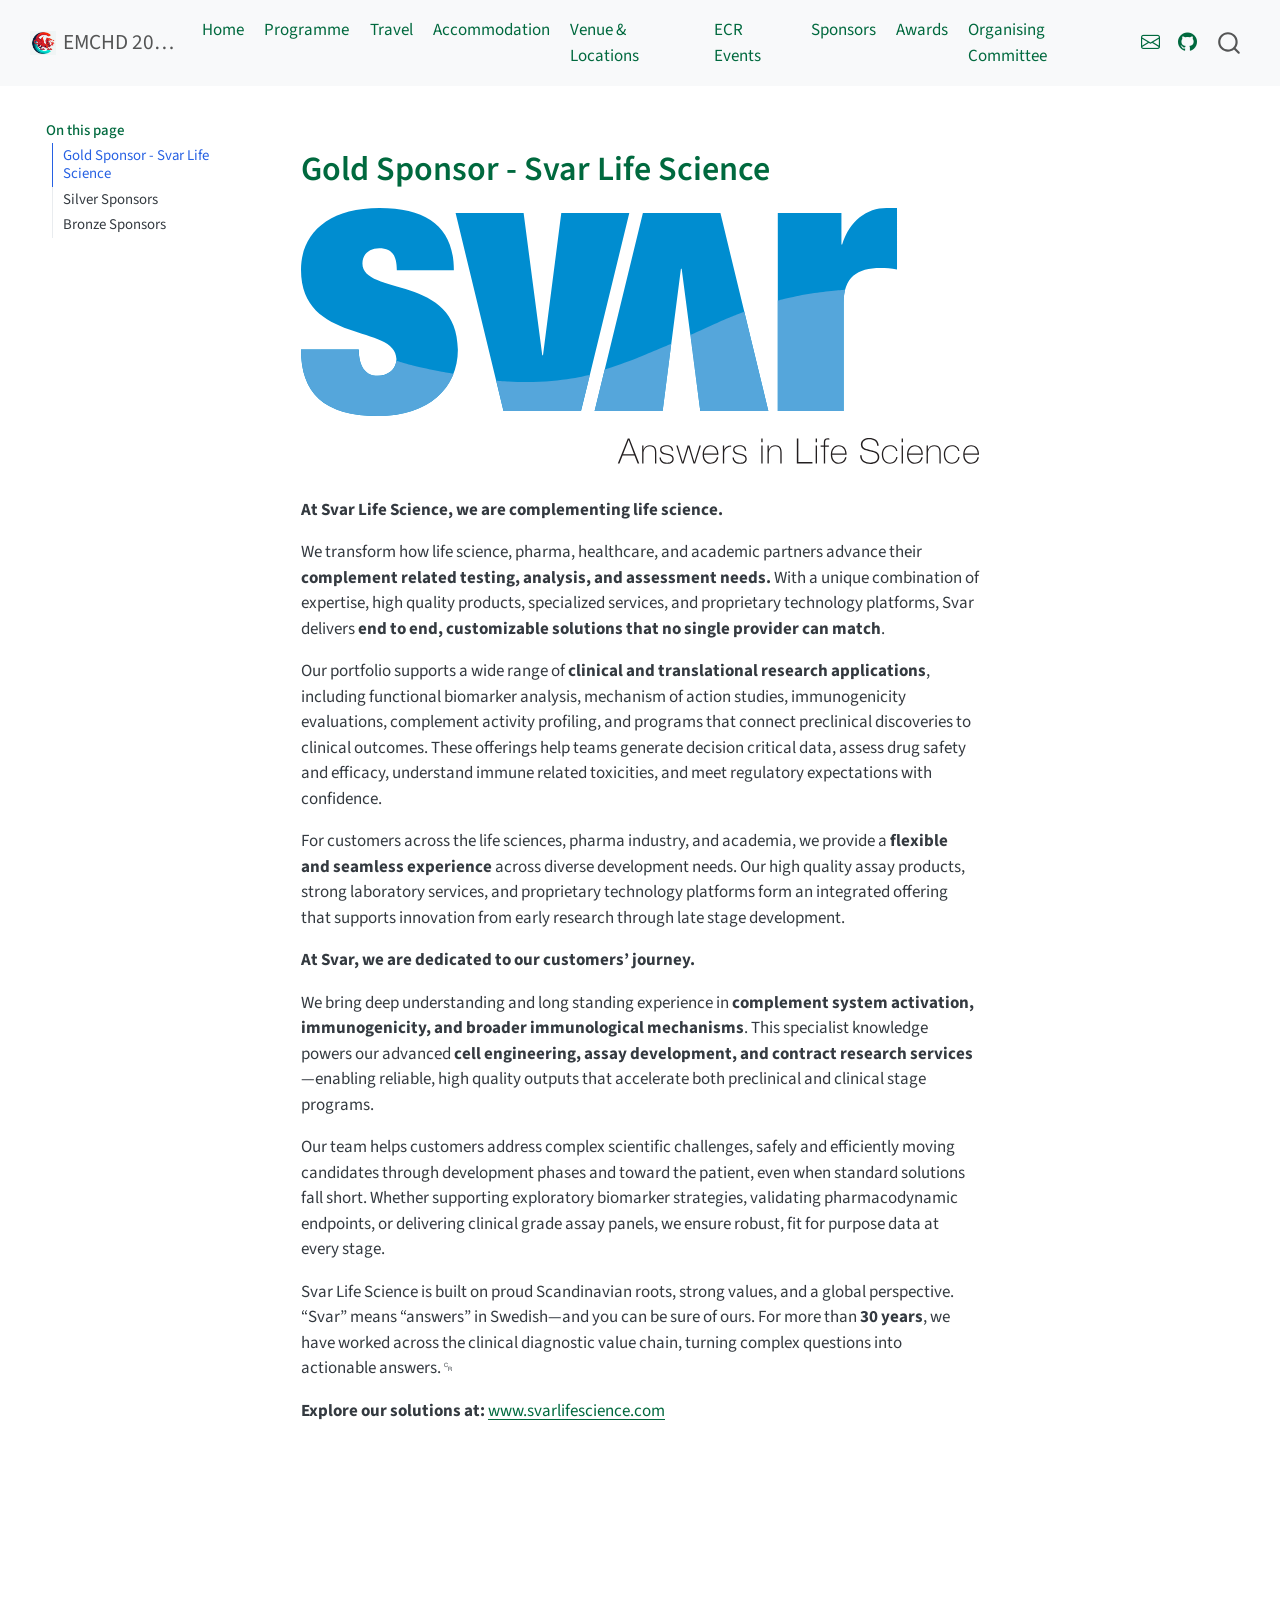
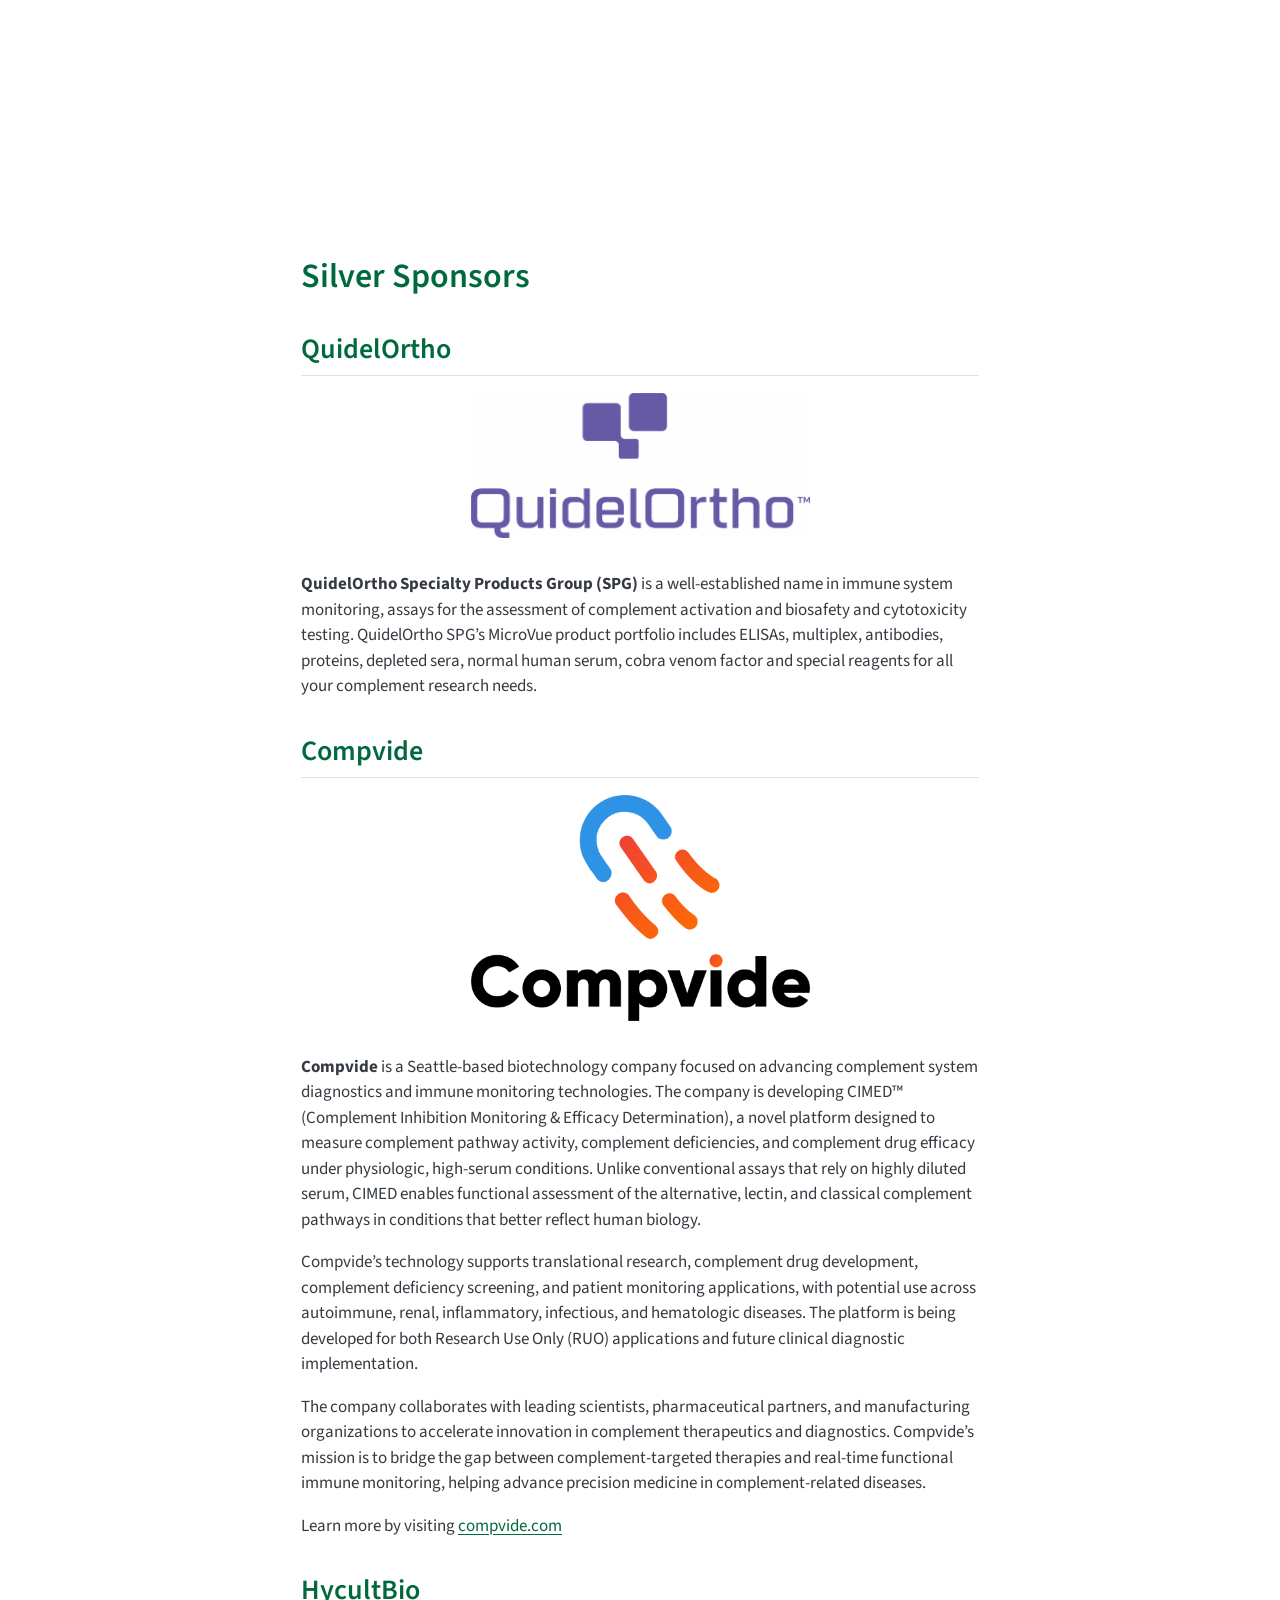
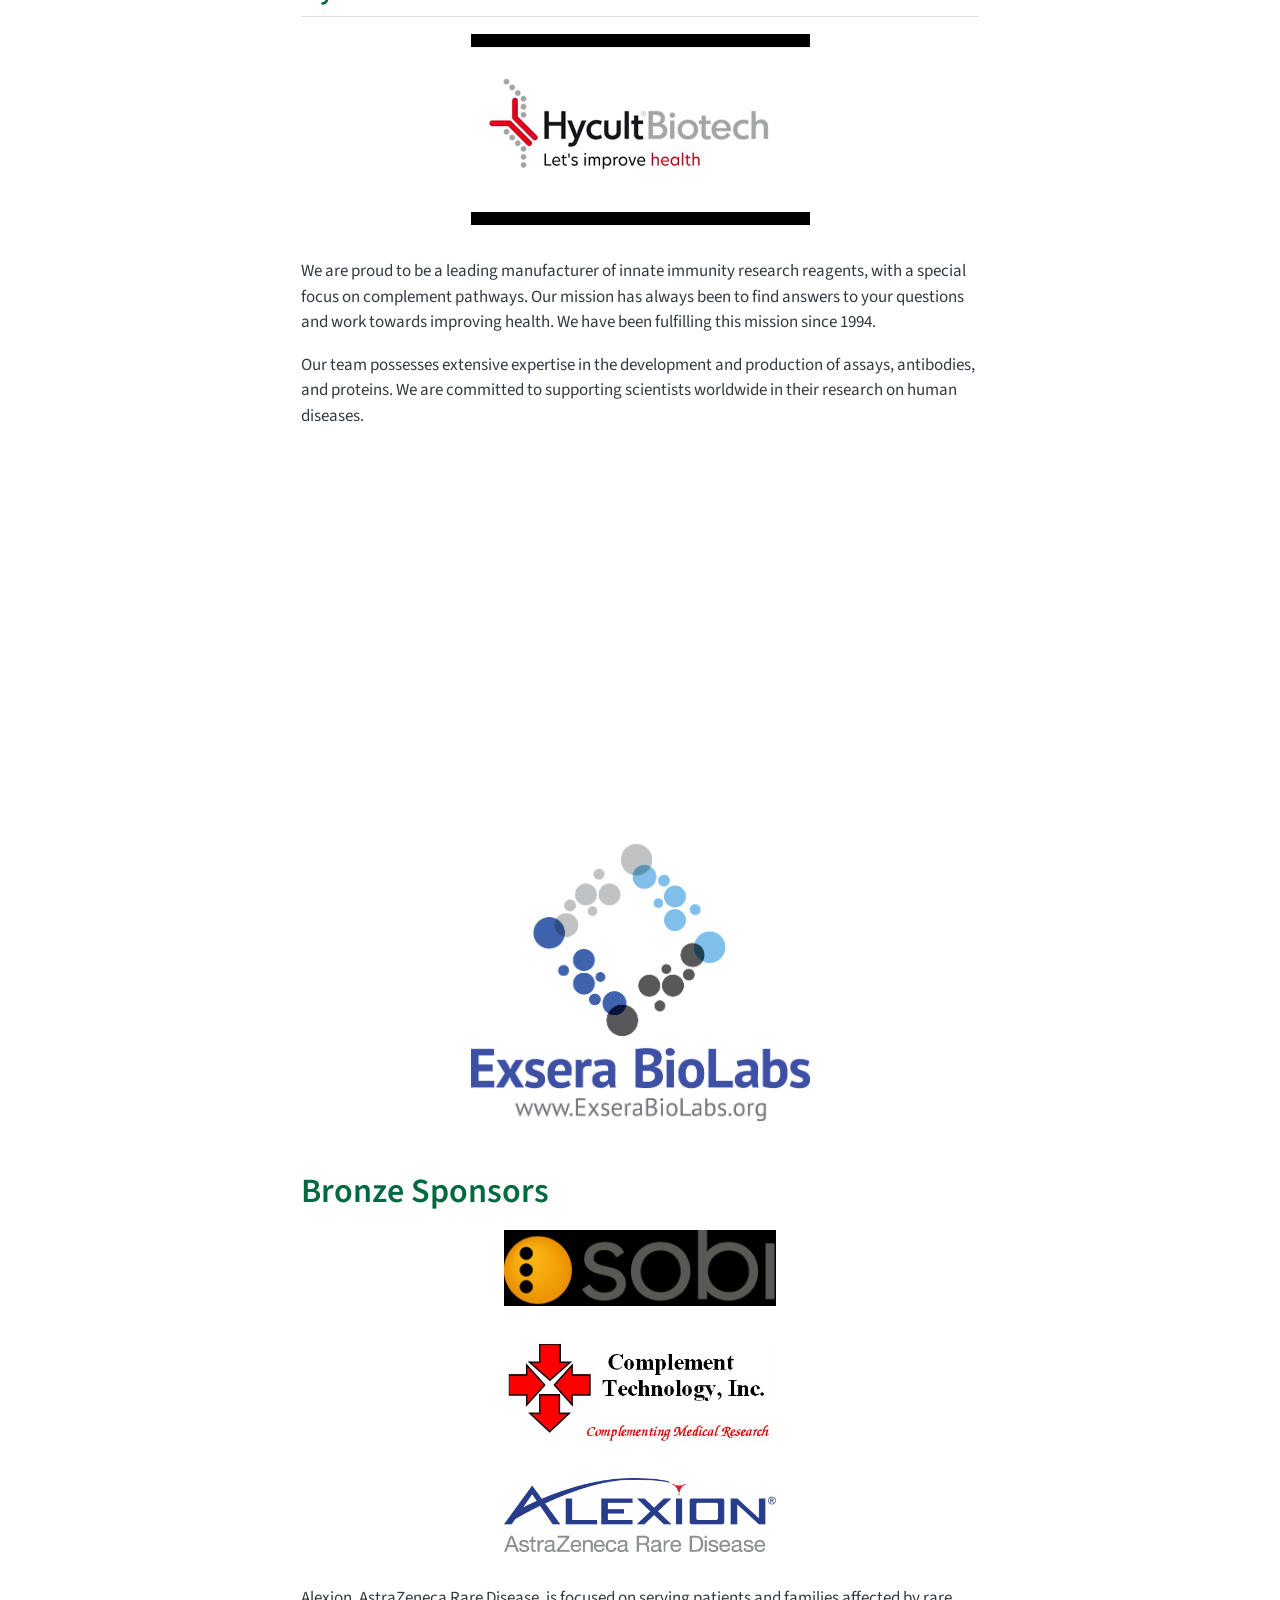
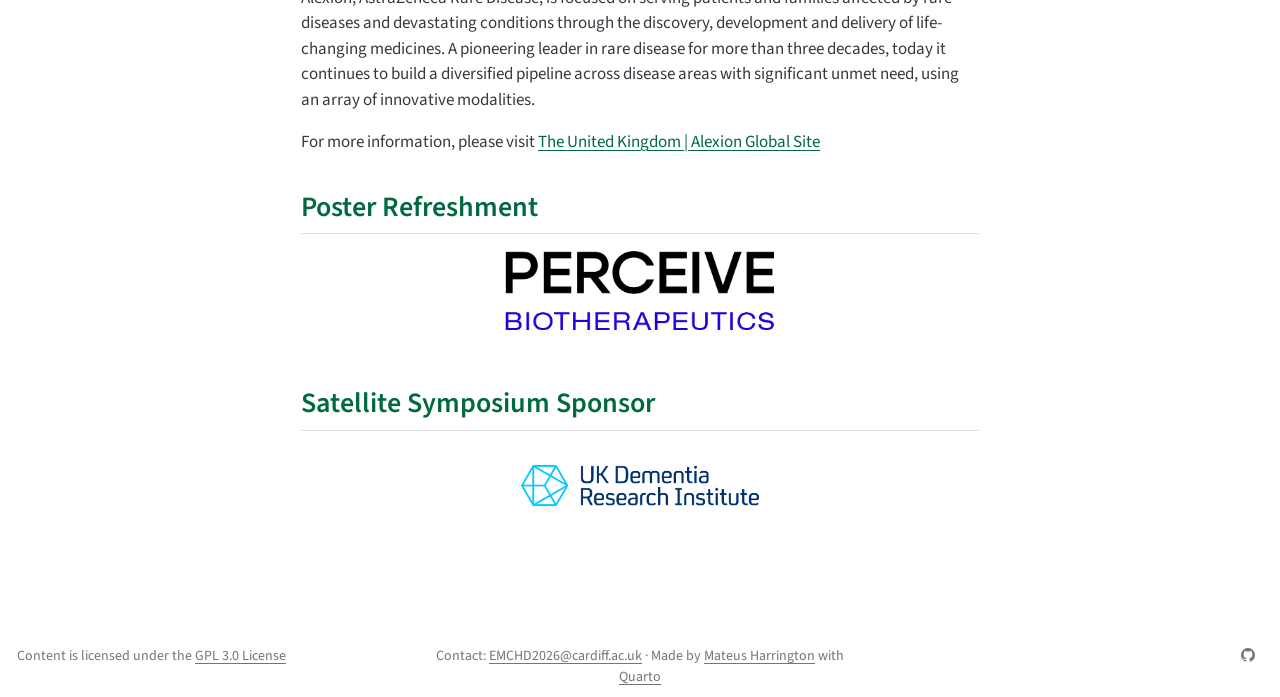
<file: docs/content/sponsor.html>
<!DOCTYPE html>
<html xmlns="http://www.w3.org/1999/xhtml" lang="en" xml:lang="en"><head>

<meta charset="utf-8">
<meta name="generator" content="quarto-1.10.18">

<meta name="viewport" content="width=device-width, initial-scale=1.0, user-scalable=yes">


<title>Sponsors – EMCHD 2026</title>
<style>
/* Default styles provided by pandoc.
** See https://pandoc.org/MANUAL.html#variables-for-html for config info.
*/
span.smallcaps{font-variant: small-caps;}
div.columns{display: flex; gap: 1.5em;}
div.column{flex: auto;}
@media screen {
div.columns{gap: min(4vw, 1.5em);}
div.column{overflow-x: auto;}
}
div.hanging-indent{margin-left: 1.5em; text-indent: -1.5em;}
ul.task-list{list-style: none;}
ul.task-list li input[type="checkbox"] {
  width: 0.8em;
  margin: 0 0.8em 0.2em -1em; /* quarto-specific, see https://github.com/quarto-dev/quarto-cli/issues/4556 */ 
  vertical-align: middle;
}
</style>


<script src="../site_libs/quarto-nav/quarto-nav.js"></script>
<script src="../site_libs/quarto-nav/headroom.min.js"></script>
<script src="../site_libs/clipboard/clipboard.min.js"></script>
<script src="../site_libs/quarto-search/autocomplete.umd.js"></script>
<script src="../site_libs/quarto-search/fuse.min.js"></script>
<script src="../site_libs/quarto-search/quarto-search.js"></script>
<meta name="quarto:offset" content="../">
<link href="../images/250812-155445.avif" rel="icon">
<script src="../site_libs/quarto-html/quarto.js" type="module"></script>
<script src="../site_libs/quarto-html/tabsets/tabsets.js" type="module"></script>
<script src="../site_libs/quarto-html/popper.min.js"></script>
<script src="../site_libs/quarto-html/tippy.umd.min.js"></script>
<script src="../site_libs/quarto-html/anchor.min.js"></script>
<link href="../site_libs/quarto-html/tippy.css" rel="stylesheet">
<link href="../site_libs/quarto-html/quarto-syntax-highlighting-64a204ab8560d761af7679ceaba22944.css" rel="stylesheet" id="quarto-text-highlighting-styles">
<script src="../site_libs/bootstrap/bootstrap.min.js"></script>
<link href="../site_libs/bootstrap/bootstrap-icons.css" rel="stylesheet">
<link href="../site_libs/bootstrap/bootstrap-445b8638c3d06994fee0907d791121c4.min.css" rel="stylesheet" append-hash="true" id="quarto-bootstrap" data-mode="light">
<script id="quarto-search-options" type="application/json">{
  "location": "navbar",
  "copy-button": false,
  "collapse-after": 3,
  "panel-placement": "end",
  "type": "overlay",
  "limit": 50,
  "keyboard-shortcut": [
    "f",
    "/",
    "s"
  ],
  "show-item-context": false,
  "language": {
    "search-no-results-text": "No results",
    "search-matching-documents-text": "matching documents",
    "search-copy-link-title": "Copy link to search",
    "search-hide-matches-text": "Hide additional matches",
    "search-more-match-text": "more match in this document",
    "search-more-matches-text": "more matches in this document",
    "search-clear-button-title": "Clear",
    "search-text-placeholder": "",
    "search-detached-cancel-button-title": "Cancel",
    "search-submit-button-title": "Submit",
    "search-label": "Search"
  }
}</script>


<link rel="stylesheet" href="../styles.css">
</head>

<body class="floating nav-fixed quarto-light">

<div id="quarto-search-results"></div>
  <header id="quarto-header" class="headroom fixed-top">
    <nav class="navbar navbar-expand-lg " data-bs-theme="dark">
      <div class="navbar-container container-fluid">
      <div class="navbar-brand-container mx-auto">
    <a href="../index.html" class="navbar-brand navbar-brand-logo">
    <img src="../images/250812-155445.avif" alt="" class="navbar-logo light-content">
    <img src="../images/250812-155445.avif" alt="" class="navbar-logo dark-content">
    </a>
    <a class="navbar-brand" href="../index.html">
    <span class="navbar-title">EMCHD 2026</span>
    </a>
  </div>
            <div id="quarto-search" class="" title="Search"></div>
          <button class="navbar-toggler" type="button" data-bs-toggle="collapse" data-bs-target="#navbarCollapse" aria-controls="navbarCollapse" role="menu" aria-expanded="false" aria-label="Toggle navigation" onclick="if (window.quartoToggleHeadroom) { window.quartoToggleHeadroom(); }">
  <span class="navbar-toggler-icon"></span>
</button>
          <div class="collapse navbar-collapse" id="navbarCollapse">
            <ul class="navbar-nav navbar-nav-scroll me-auto">
  <li class="nav-item">
    <a class="nav-link" href="../index.html"> 
<span class="menu-text">Home</span></a>
  </li>  
  <li class="nav-item">
    <a class="nav-link" href="../content/programme.html"> 
<span class="menu-text">Programme</span></a>
  </li>  
  <li class="nav-item">
    <a class="nav-link" href="../content/travel.html"> 
<span class="menu-text">Travel</span></a>
  </li>  
  <li class="nav-item">
    <a class="nav-link" href="../content/accommodation.html"> 
<span class="menu-text">Accommodation</span></a>
  </li>  
  <li class="nav-item">
    <a class="nav-link" href="../content/venue.html"> 
<span class="menu-text">Venue &amp; Locations</span></a>
  </li>  
  <li class="nav-item">
    <a class="nav-link" href="../content/ecr-events.html"> 
<span class="menu-text">ECR Events</span></a>
  </li>  
  <li class="nav-item">
    <a class="nav-link active" href="../content/sponsor.html" aria-current="page"> 
<span class="menu-text">Sponsors</span></a>
  </li>  
  <li class="nav-item">
    <a class="nav-link" href="../content/awards.html"> 
<span class="menu-text">Awards</span></a>
  </li>  
  <li class="nav-item">
    <a class="nav-link" href="../content/committee.html"> 
<span class="menu-text">Organising Committee</span></a>
  </li>  
</ul>
            <ul class="navbar-nav navbar-nav-scroll ms-auto">
  <li class="nav-item compact">
    <a class="nav-link" href="mailto:EMCHD2026@cardiff.ac.uk"> <i class="bi bi-envelope" role="img" aria-label="Contact">
</i> 
<span class="menu-text"></span></a>
  </li>  
  <li class="nav-item compact">
    <a class="nav-link" href="https://github.com/H-Mateus/emchd-2026-website"> <i class="bi bi-github" role="img">
</i> 
<span class="menu-text"></span></a>
  </li>  
</ul>
          </div> <!-- /navcollapse -->
            <div class="quarto-navbar-tools">
</div>
      </div> <!-- /container-fluid -->
    </nav>
</header>
<!-- content -->
<div id="quarto-content" class="quarto-container page-columns page-rows-contents page-layout-article page-navbar">
<!-- sidebar -->
  <nav id="quarto-sidebar" class="sidebar collapse collapse-horizontal quarto-sidebar-collapse-item sidebar-navigation floating overflow-auto">
    <nav id="TOC" role="doc-toc" class="toc-active">
    <h2 id="toc-title">On this page</h2>
   
  <ul>
  <li><a href="#gold-sponsor---svar-life-science" id="toc-gold-sponsor---svar-life-science" class="nav-link active" data-scroll-target="#gold-sponsor---svar-life-science">Gold Sponsor - Svar Life Science</a></li>
  <li><a href="#silver-sponsors" id="toc-silver-sponsors" class="nav-link" data-scroll-target="#silver-sponsors">Silver Sponsors</a>
  <ul class="collapse">
  <li><a href="#quidelortho" id="toc-quidelortho" class="nav-link" data-scroll-target="#quidelortho">QuidelOrtho</a></li>
  <li><a href="#compvide" id="toc-compvide" class="nav-link" data-scroll-target="#compvide">Compvide</a></li>
  <li><a href="#hycultbio" id="toc-hycultbio" class="nav-link" data-scroll-target="#hycultbio">HycultBio</a></li>
  </ul></li>
  <li><a href="#bronze-sponsors" id="toc-bronze-sponsors" class="nav-link" data-scroll-target="#bronze-sponsors">Bronze Sponsors</a>
  <ul class="collapse">
  <li><a href="#poster-refreshment" id="toc-poster-refreshment" class="nav-link" data-scroll-target="#poster-refreshment">Poster Refreshment</a></li>
  <li><a href="#satellite-symposium-sponsor" id="toc-satellite-symposium-sponsor" class="nav-link" data-scroll-target="#satellite-symposium-sponsor">Satellite Symposium Sponsor</a></li>
  </ul></li>
  </ul>
</nav>
</nav>
<div id="quarto-sidebar-glass" class="quarto-sidebar-collapse-item" data-bs-toggle="collapse" data-bs-target=".quarto-sidebar-collapse-item"></div>
<!-- margin-sidebar -->
    <div id="quarto-margin-sidebar" class="sidebar margin-sidebar zindex-bottom">
    </div>
<!-- main -->
<main class="content" id="quarto-document-content">

<header id="title-block-header" class="quarto-title-block default">
<div class="quarto-title">
<h1 class="title">Sponsors</h1>
</div>



<div class="quarto-title-meta">

    
  
    
  </div>
  


</header>


<section id="gold-sponsor---svar-life-science" class="level1">
<h1>Gold Sponsor - Svar Life Science</h1>
<div class="quarto-figure quarto-figure-center">
<figure class="figure">
<p><a href="https://www.svarlifescience.com/"><img src="../images/Svar-logo.svg" class="img-fluid quarto-figure quarto-figure-center figure-img" style="width:100.0%"></a></p>
</figure>
</div>
<p><strong>At Svar Life Science, we are complementing life science.</strong></p>
<p>We transform how life science, pharma, healthcare, and academic partners advance their <strong>complement related testing, analysis, and assessment needs.</strong> With a unique combination of expertise, high quality products, specialized services, and proprietary technology platforms, Svar delivers <strong>end to end, customizable solutions that no single provider can match</strong>.</p>
<p>Our portfolio supports a wide range of <strong>clinical and translational research applications</strong>, including functional biomarker analysis, mechanism of action studies, immunogenicity evaluations, complement activity profiling, and programs that connect preclinical discoveries to clinical outcomes. These offerings help teams generate decision critical data, assess drug safety and efficacy, understand immune related toxicities, and meet regulatory expectations with confidence.</p>
<p>For customers across the life sciences, pharma industry, and academia, we provide a <strong>flexible and seamless experience</strong> across diverse development needs. Our high quality assay products, strong laboratory services, and proprietary technology platforms form an integrated offering that supports innovation from early research through late stage development.</p>
<p><strong>At Svar, we are dedicated to our customers’ journey.</strong></p>
<p>We bring deep understanding and long standing experience in <strong>complement system activation, immunogenicity, and broader immunological mechanisms</strong>. This specialist knowledge powers our advanced <strong>cell engineering, assay development, and contract research services</strong>—enabling reliable, high quality outputs that accelerate both preclinical and clinical stage programs.</p>
<p>Our team helps customers address complex scientific challenges, safely and efficiently moving candidates through development phases and toward the patient, even when standard solutions fall short. Whether supporting exploratory biomarker strategies, validating pharmacodynamic endpoints, or delivering clinical grade assay panels, we ensure robust, fit for purpose data at every stage.</p>
<p>Svar Life Science is built on proud Scandinavian roots, strong values, and a global perspective. “Svar” means “answers” in Swedish—and you can be sure of ours. For more than <strong>30 years</strong>, we have worked across the clinical diagnostic value chain, turning complex questions into actionable answers.␍</p>
<p><strong>Explore our solutions at: <a href="www.svarlifescience.com">www.svarlifescience.com</a></strong></p>
<div class="quarto-video ratio ratio-16x9"><iframe data-external="1" src="https://www.youtube.com/embed/4yXNoYEzit8" title="" frameborder="0" allow="accelerometer; autoplay; clipboard-write; encrypted-media; gyroscope; picture-in-picture" allowfullscreen=""></iframe></div>
</section>
<section id="silver-sponsors" class="level1">
<h1>Silver Sponsors</h1>
<section id="quidelortho" class="level2">
<h2 class="anchored" data-anchor-id="quidelortho">QuidelOrtho</h2>
<div class="quarto-figure quarto-figure-center">
<figure class="figure">
<p><a href="https://www.quidelortho.com/"><img src="../images/quidel-ortho-indigo-white-logo.png" class="img-fluid quarto-figure quarto-figure-center figure-img" style="width:50.0%"></a></p>
</figure>
</div>
<p><strong>QuidelOrtho Specialty Products Group (SPG)</strong> is a well-established name in immune system monitoring, assays for the assessment of complement activation and biosafety and cytotoxicity testing. QuidelOrtho SPG’s MicroVue product portfolio includes ELISAs, multiplex, antibodies, proteins, depleted sera, normal human serum, cobra venom factor and special reagents for all your complement research needs.</p>
</section>
<section id="compvide" class="level2">
<h2 class="anchored" data-anchor-id="compvide">Compvide</h2>
<div class="quarto-figure quarto-figure-center">
<figure class="figure">
<p><a href="https://www.compvide.com"><img src="../images/compvide_logo.png" class="img-fluid quarto-figure quarto-figure-center figure-img" style="width:50.0%"></a></p>
</figure>
</div>
<p><strong>Compvide</strong> is a Seattle-based biotechnology company focused on advancing complement system diagnostics and immune monitoring technologies. The company is developing CIMED™ (Complement Inhibition Monitoring &amp; Efficacy Determination), a novel platform designed to measure complement pathway activity, complement deficiencies, and complement drug efficacy under physiologic, high-serum conditions. Unlike conventional assays that rely on highly diluted serum, CIMED enables functional assessment of the alternative, lectin, and classical complement pathways in conditions that better reflect human biology.</p>
<p>Compvide’s technology supports translational research, complement drug development, complement deficiency screening, and patient monitoring applications, with potential use across autoimmune, renal, inflammatory, infectious, and hematologic diseases. The platform is being developed for both Research Use Only (RUO) applications and future clinical diagnostic implementation.</p>
<p>The company collaborates with leading scientists, pharmaceutical partners, and manufacturing organizations to accelerate innovation in complement therapeutics and diagnostics. Compvide’s mission is to bridge the gap between complement-targeted therapies and real-time functional immune monitoring, helping advance precision medicine in complement-related diseases.</p>
<p>Learn more by visiting <a href="https://www.compvide.com/">compvide.com</a></p>
</section>
<section id="hycultbio" class="level2">
<h2 class="anchored" data-anchor-id="hycultbio">HycultBio</h2>
<div class="quarto-figure quarto-figure-center">
<figure class="figure">
<p><a href="https://www.hycultbiotech.com/"><img src="../images/HycultBio.jpg" class="img-fluid quarto-figure quarto-figure-center figure-img" style="width:50.0%"></a></p>
</figure>
</div>
<p>We are proud to be a leading manufacturer of innate immunity research reagents, with a special focus on complement pathways. Our mission has always been to find answers to your questions and work towards improving health. We have been fulfilling this mission since 1994.</p>
<p>Our team possesses extensive expertise in the development and production of assays, antibodies, and proteins. We are committed to supporting scientists worldwide in their research on human diseases.</p>
<div class="quarto-video ratio ratio-16x9"><iframe data-external="1" src="https://www.youtube.com/embed/dDxYCDoCmuE" title="" frameborder="0" allow="accelerometer; autoplay; clipboard-write; encrypted-media; gyroscope; picture-in-picture" allowfullscreen=""></iframe></div>
<div class="quarto-figure quarto-figure-center">
<figure class="figure">
<p><a href="https://www.exserabiolabs.org"><img src="../images/exserabiolabs_logo.png" class="img-fluid quarto-figure quarto-figure-center figure-img" style="width:50.0%"></a></p>
</figure>
</div>
</section>
</section>
<section id="bronze-sponsors" class="level1">
<h1>Bronze Sponsors</h1>
<div class="quarto-figure quarto-figure-center">
<figure class="figure">
<p><a href="https://www.sobi.com/en"><img src="../images/sobi_logo.jpeg" class="img-fluid quarto-figure quarto-figure-center figure-img" style="width:40.0%"></a></p>
</figure>
</div>
<div class="quarto-figure quarto-figure-center">
<figure class="figure">
<p><a href="https://www.complementtech.com/"><img src="../images/CompTech_Logo_2025.jpeg" class="img-fluid quarto-figure quarto-figure-center figure-img" style="width:40.0%"></a></p>
</figure>
</div>
<div class="quarto-figure quarto-figure-center">
<figure class="figure">
<p><a href="https://alexion.com/worldwide/UK/"><img src="../images/AZ_Alexion_FINAL_LOCKUP_RGB_Positive.png" class="img-fluid quarto-figure quarto-figure-center figure-img" style="width:40.0%"></a></p>
</figure>
</div>
<p>Alexion, AstraZeneca Rare Disease, is focused on serving patients and families affected by rare diseases and devastating conditions through the discovery, development and delivery of life-changing medicines. A pioneering leader in rare disease for more than three decades, today it continues to build a diversified pipeline across disease areas with significant unmet need, using an array of innovative modalities.</p>
<p>For more information, please visit <a href="https://alexion.com/worldwide/UK/">The United Kingdom | Alexion Global Site</a></p>
<section id="poster-refreshment" class="level2">
<h2 class="anchored" data-anchor-id="poster-refreshment">Poster Refreshment</h2>
<div class="quarto-figure quarto-figure-center">
<figure class="figure">
<p><a href="https://perceivebio.com"><img src="../images/perceive_biotherapeutics_logo.jpg" class="img-fluid quarto-figure quarto-figure-center figure-img" style="width:40.0%"></a></p>
</figure>
</div>
</section>
<section id="satellite-symposium-sponsor" class="level2">
<h2 class="anchored" data-anchor-id="satellite-symposium-sponsor">Satellite Symposium Sponsor</h2>
<div class="quarto-figure quarto-figure-center">
<figure class="figure">
<p><a href="https://www.ukdri.ac.uk/"><img src="../images/UK_DRI_Logo_Pack_2025/UK_DRI_Logo_Core/PNG/logo.png" class="img-fluid quarto-figure quarto-figure-center figure-img" style="width:40.0%"></a></p>
</figure>
</div>


</section>
</section>

</main> <!-- /main -->
<script id="quarto-html-after-body" type="application/javascript">
  window.document.addEventListener("DOMContentLoaded", function (event) {
    const icon = "";
    const anchorJS = new window.AnchorJS();
    anchorJS.options = {
      placement: 'right',
      icon: icon
    };
    anchorJS.add('.anchored');
    const isCodeAnnotation = (el) => {
      for (const clz of el.classList) {
        if (clz.startsWith('code-annotation-')) {                     
          return true;
        }
      }
      return false;
    }
    const onCopySuccess = function(e) {
      // button target
      const button = e.trigger;
      // don't keep focus
      button.blur();
      // flash "checked"
      button.classList.add('code-copy-button-checked');
      var currentTitle = button.getAttribute("title");
      button.setAttribute("title", "Copied!");
      let tooltip;
      if (window.bootstrap) {
        button.setAttribute("data-bs-toggle", "tooltip");
        button.setAttribute("data-bs-placement", "left");
        button.setAttribute("data-bs-title", "Copied!");
        tooltip = new bootstrap.Tooltip(button, 
          { trigger: "manual", 
            customClass: "code-copy-button-tooltip",
            offset: [0, -8]});
        tooltip.show();    
      }
      setTimeout(function() {
        if (tooltip) {
          tooltip.hide();
          button.removeAttribute("data-bs-title");
          button.removeAttribute("data-bs-toggle");
          button.removeAttribute("data-bs-placement");
        }
        button.setAttribute("title", currentTitle);
        button.classList.remove('code-copy-button-checked');
      }, 1000);
      // clear code selection
      e.clearSelection();
    }
    const getTextToCopy = function(trigger) {
      const outerScaffold = trigger.parentElement.cloneNode(true);
      const codeEl = outerScaffold.querySelector('code');
      for (const childEl of codeEl.children) {
        if (isCodeAnnotation(childEl)) {
          childEl.remove();
        }
      }
      return codeEl.innerText;
    }
    const clipboard = new window.ClipboardJS('.code-copy-button:not([data-in-quarto-modal])', {
      text: getTextToCopy
    });
    clipboard.on('success', onCopySuccess);
    if (window.document.getElementById('quarto-embedded-source-code-modal')) {
      const clipboardModal = new window.ClipboardJS('.code-copy-button[data-in-quarto-modal]', {
        text: getTextToCopy,
        container: window.document.getElementById('quarto-embedded-source-code-modal')
      });
      clipboardModal.on('success', onCopySuccess);
    }
      var localhostRegex = new RegExp(/^(?:http|https):\/\/localhost\:?[0-9]*\//);
      var mailtoRegex = new RegExp(/^mailto:/);
        var filterRegex = new RegExp("https:\/\/emchd2026\.org\/");
      var isInternal = (href) => {
          return filterRegex.test(href) || localhostRegex.test(href) || mailtoRegex.test(href);
      }
      // Inspect non-navigation links and adorn them if external
     var links = window.document.querySelectorAll('a[href]:not(.nav-link):not(.navbar-brand):not(.toc-action):not(.sidebar-link):not(.sidebar-item-toggle):not(.pagination-link):not(.no-external):not([aria-hidden]):not(.dropdown-item):not(.quarto-navigation-tool):not(.about-link)');
      for (var i=0; i<links.length; i++) {
        const link = links[i];
        if (!isInternal(link.href)) {
          // undo the damage that might have been done by quarto-nav.js in the case of
          // links that we want to consider external
          if (link.dataset.originalHref !== undefined) {
            link.href = link.dataset.originalHref;
          }
        }
      }
    function tippyHover(el, contentFn, onTriggerFn, onUntriggerFn) {
      const config = {
        allowHTML: true,
        maxWidth: 500,
        delay: 100,
        arrow: false,
        appendTo: function(el) {
            return el.parentElement;
        },
        interactive: true,
        interactiveBorder: 10,
        theme: 'quarto',
        placement: 'bottom-start',
      };
      if (contentFn) {
        config.content = contentFn;
      }
      if (onTriggerFn) {
        config.onTrigger = onTriggerFn;
      }
      if (onUntriggerFn) {
        config.onUntrigger = onUntriggerFn;
      }
      window.tippy(el, config); 
    }
    const noterefs = window.document.querySelectorAll('a[role="doc-noteref"]');
    for (var i=0; i<noterefs.length; i++) {
      const ref = noterefs[i];
      tippyHover(ref, function() {
        // use id or data attribute instead here
        let href = ref.getAttribute('data-footnote-href') || ref.getAttribute('href');
        try { href = new URL(href).hash; } catch {}
        const id = href.replace(/^#\/?/, "");
        const note = window.document.getElementById(id);
        if (note) {
          return note.innerHTML;
        } else {
          return "";
        }
      });
    }
    const xrefs = window.document.querySelectorAll('a.quarto-xref');
    const processXRef = (id, note) => {
      // Strip column container classes
      const stripColumnClz = (el) => {
        el.classList.remove("page-full", "page-columns");
        if (el.children) {
          for (const child of el.children) {
            stripColumnClz(child);
          }
        }
      }
      stripColumnClz(note)
      if (id === null || id.startsWith('sec-')) {
        // Special case sections, only their first couple elements
        const container = document.createElement("div");
        if (note.children && note.children.length > 2) {
          container.appendChild(note.children[0].cloneNode(true));
          for (let i = 1; i < note.children.length; i++) {
            const child = note.children[i];
            if (child.tagName === "P" && child.innerText === "") {
              continue;
            } else {
              container.appendChild(child.cloneNode(true));
              break;
            }
          }
          if (window.Quarto?.typesetMath) {
            window.Quarto.typesetMath(container);
          }
          return container.innerHTML
        } else {
          if (window.Quarto?.typesetMath) {
            window.Quarto.typesetMath(note);
          }
          return note.innerHTML;
        }
      } else {
        // Remove any anchor links if they are present
        const anchorLink = note.querySelector('a.anchorjs-link');
        if (anchorLink) {
          anchorLink.remove();
        }
        if (window.Quarto?.typesetMath) {
          window.Quarto.typesetMath(note);
        }
        if (note.classList.contains("callout")) {
          return note.outerHTML;
        } else {
          return note.innerHTML;
        }
      }
    }
    for (var i=0; i<xrefs.length; i++) {
      const xref = xrefs[i];
      tippyHover(xref, undefined, function(instance) {
        instance.disable();
        let url = xref.getAttribute('href');
        let hash = undefined; 
        if (url.startsWith('#')) {
          hash = url;
        } else {
          try { hash = new URL(url).hash; } catch {}
        }
        if (hash) {
          const id = hash.replace(/^#\/?/, "");
          const note = window.document.getElementById(id);
          if (note !== null) {
            try {
              const html = processXRef(id, note.cloneNode(true));
              instance.setContent(html);
            } finally {
              instance.enable();
              instance.show();
            }
          } else {
            // See if we can fetch this
            fetch(url.split('#')[0])
            .then(res => res.text())
            .then(html => {
              const parser = new DOMParser();
              const htmlDoc = parser.parseFromString(html, "text/html");
              const note = htmlDoc.getElementById(id);
              if (note !== null) {
                const html = processXRef(id, note);
                instance.setContent(html);
              } 
            }).finally(() => {
              instance.enable();
              instance.show();
            });
          }
        } else {
          // See if we can fetch a full url (with no hash to target)
          // This is a special case and we should probably do some content thinning / targeting
          fetch(url)
          .then(res => res.text())
          .then(html => {
            const parser = new DOMParser();
            const htmlDoc = parser.parseFromString(html, "text/html");
            const note = htmlDoc.querySelector('main.content');
            if (note !== null) {
              // This should only happen for chapter cross references
              // (since there is no id in the URL)
              // remove the first header
              if (note.children.length > 0 && note.children[0].tagName === "HEADER") {
                note.children[0].remove();
              }
              const html = processXRef(null, note);
              instance.setContent(html);
            } 
          }).finally(() => {
            instance.enable();
            instance.show();
          });
        }
      }, function(instance) {
      });
    }
        let selectedAnnoteEl;
        const selectorForAnnotation = ( cell, annotation) => {
          let cellAttr = 'data-code-cell="' + cell + '"';
          let lineAttr = 'data-code-annotation="' +  annotation + '"';
          const selector = 'span[' + cellAttr + '][' + lineAttr + ']';
          return selector;
        }
        const selectCodeLines = (annoteEl) => {
          const doc = window.document;
          const targetCell = annoteEl.getAttribute("data-target-cell");
          const targetAnnotation = annoteEl.getAttribute("data-target-annotation");
          const annoteSpan = window.document.querySelector(selectorForAnnotation(targetCell, targetAnnotation));
          const lines = annoteSpan.getAttribute("data-code-lines").split(",");
          const lineIds = lines.map((line) => {
            return targetCell + "-" + line;
          })
          let top = null;
          let height = null;
          let parent = null;
          if (lineIds.length > 0) {
              //compute the position of the single el (top and bottom and make a div)
              const el = window.document.getElementById(lineIds[0]);
              top = el.offsetTop;
              height = el.offsetHeight;
              parent = el.parentElement.parentElement;
            if (lineIds.length > 1) {
              const lastEl = window.document.getElementById(lineIds[lineIds.length - 1]);
              const bottom = lastEl.offsetTop + lastEl.offsetHeight;
              height = bottom - top;
            }
            if (top !== null && height !== null && parent !== null) {
              // cook up a div (if necessary) and position it 
              let div = window.document.getElementById("code-annotation-line-highlight");
              if (div === null) {
                div = window.document.createElement("div");
                div.setAttribute("id", "code-annotation-line-highlight");
                div.style.position = 'absolute';
                parent.appendChild(div);
              }
              div.style.top = top - 2 + "px";
              div.style.height = height + 4 + "px";
              div.style.left = 0;
              let gutterDiv = window.document.getElementById("code-annotation-line-highlight-gutter");
              if (gutterDiv === null) {
                gutterDiv = window.document.createElement("div");
                gutterDiv.setAttribute("id", "code-annotation-line-highlight-gutter");
                gutterDiv.style.position = 'absolute';
                const codeCell = window.document.getElementById(targetCell);
                const gutter = codeCell.querySelector('.code-annotation-gutter');
                gutter.appendChild(gutterDiv);
              }
              gutterDiv.style.top = top - 2 + "px";
              gutterDiv.style.height = height + 4 + "px";
            }
            selectedAnnoteEl = annoteEl;
          }
        };
        const unselectCodeLines = () => {
          const elementsIds = ["code-annotation-line-highlight", "code-annotation-line-highlight-gutter"];
          elementsIds.forEach((elId) => {
            const div = window.document.getElementById(elId);
            if (div) {
              div.remove();
            }
          });
          selectedAnnoteEl = undefined;
        };
          // Handle positioning of the toggle
      window.addEventListener(
        "resize",
        throttle(() => {
          elRect = undefined;
          if (selectedAnnoteEl) {
            selectCodeLines(selectedAnnoteEl);
          }
        }, 10)
      );
      function throttle(fn, ms) {
      let throttle = false;
      let timer;
        return (...args) => {
          if(!throttle) { // first call gets through
              fn.apply(this, args);
              throttle = true;
          } else { // all the others get throttled
              if(timer) clearTimeout(timer); // cancel #2
              timer = setTimeout(() => {
                fn.apply(this, args);
                timer = throttle = false;
              }, ms);
          }
        };
      }
        // Attach click handler to the DT
        const annoteDls = window.document.querySelectorAll('dt[data-target-cell]');
        for (const annoteDlNode of annoteDls) {
          annoteDlNode.addEventListener('click', (event) => {
            const clickedEl = event.target;
            if (clickedEl !== selectedAnnoteEl) {
              unselectCodeLines();
              const activeEl = window.document.querySelector('dt[data-target-cell].code-annotation-active');
              if (activeEl) {
                activeEl.classList.remove('code-annotation-active');
              }
              selectCodeLines(clickedEl);
              clickedEl.classList.add('code-annotation-active');
            } else {
              // Unselect the line
              unselectCodeLines();
              clickedEl.classList.remove('code-annotation-active');
            }
          });
        }
    const findCites = (el) => {
      const parentEl = el.parentElement;
      if (parentEl) {
        const cites = parentEl.dataset.cites;
        if (cites) {
          return {
            el,
            cites: cites.split(' ')
          };
        } else {
          return findCites(el.parentElement)
        }
      } else {
        return undefined;
      }
    };
    var bibliorefs = window.document.querySelectorAll('a[role="doc-biblioref"]');
    for (var i=0; i<bibliorefs.length; i++) {
      const ref = bibliorefs[i];
      const citeInfo = findCites(ref);
      if (citeInfo) {
        tippyHover(citeInfo.el, function() {
          var popup = window.document.createElement('div');
          citeInfo.cites.forEach(function(cite) {
            var citeDiv = window.document.createElement('div');
            citeDiv.classList.add('hanging-indent');
            citeDiv.classList.add('csl-entry');
            var biblioDiv = window.document.getElementById('ref-' + cite);
            if (biblioDiv) {
              citeDiv.innerHTML = biblioDiv.innerHTML;
            }
            popup.appendChild(citeDiv);
          });
          return popup.innerHTML;
        });
      }
    }
  });
  </script>
</div> <!-- /content -->
<footer class="footer">
  <div class="nav-footer">
    <div class="nav-footer-left">
<p>Content is licensed under the <a href="https://www.gnu.org/licenses/gpl-3.0.en.html">GPL 3.0 License</a></p>
</div>   
    <div class="nav-footer-center">
<p>Contact: <a href="mailto:EMCHD2026@cardiff.ac.uk">EMCHD2026@cardiff.ac.uk</a> · Made by <a href="https://mateusharrington.com">Mateus Harrington</a> with <a href="https://quarto.org">Quarto</a></p>
</div>
    <div class="nav-footer-right">
      <ul class="footer-items list-unstyled">
    <li class="nav-item compact">
    <a class="nav-link" href="https://github.com/H-Mateus/emchd-2026-website">
      <i class="bi bi-github" role="img">
</i> 
    </a>
  </li>  
</ul>
    </div>
  </div>
</footer>




</body></html>
</file>
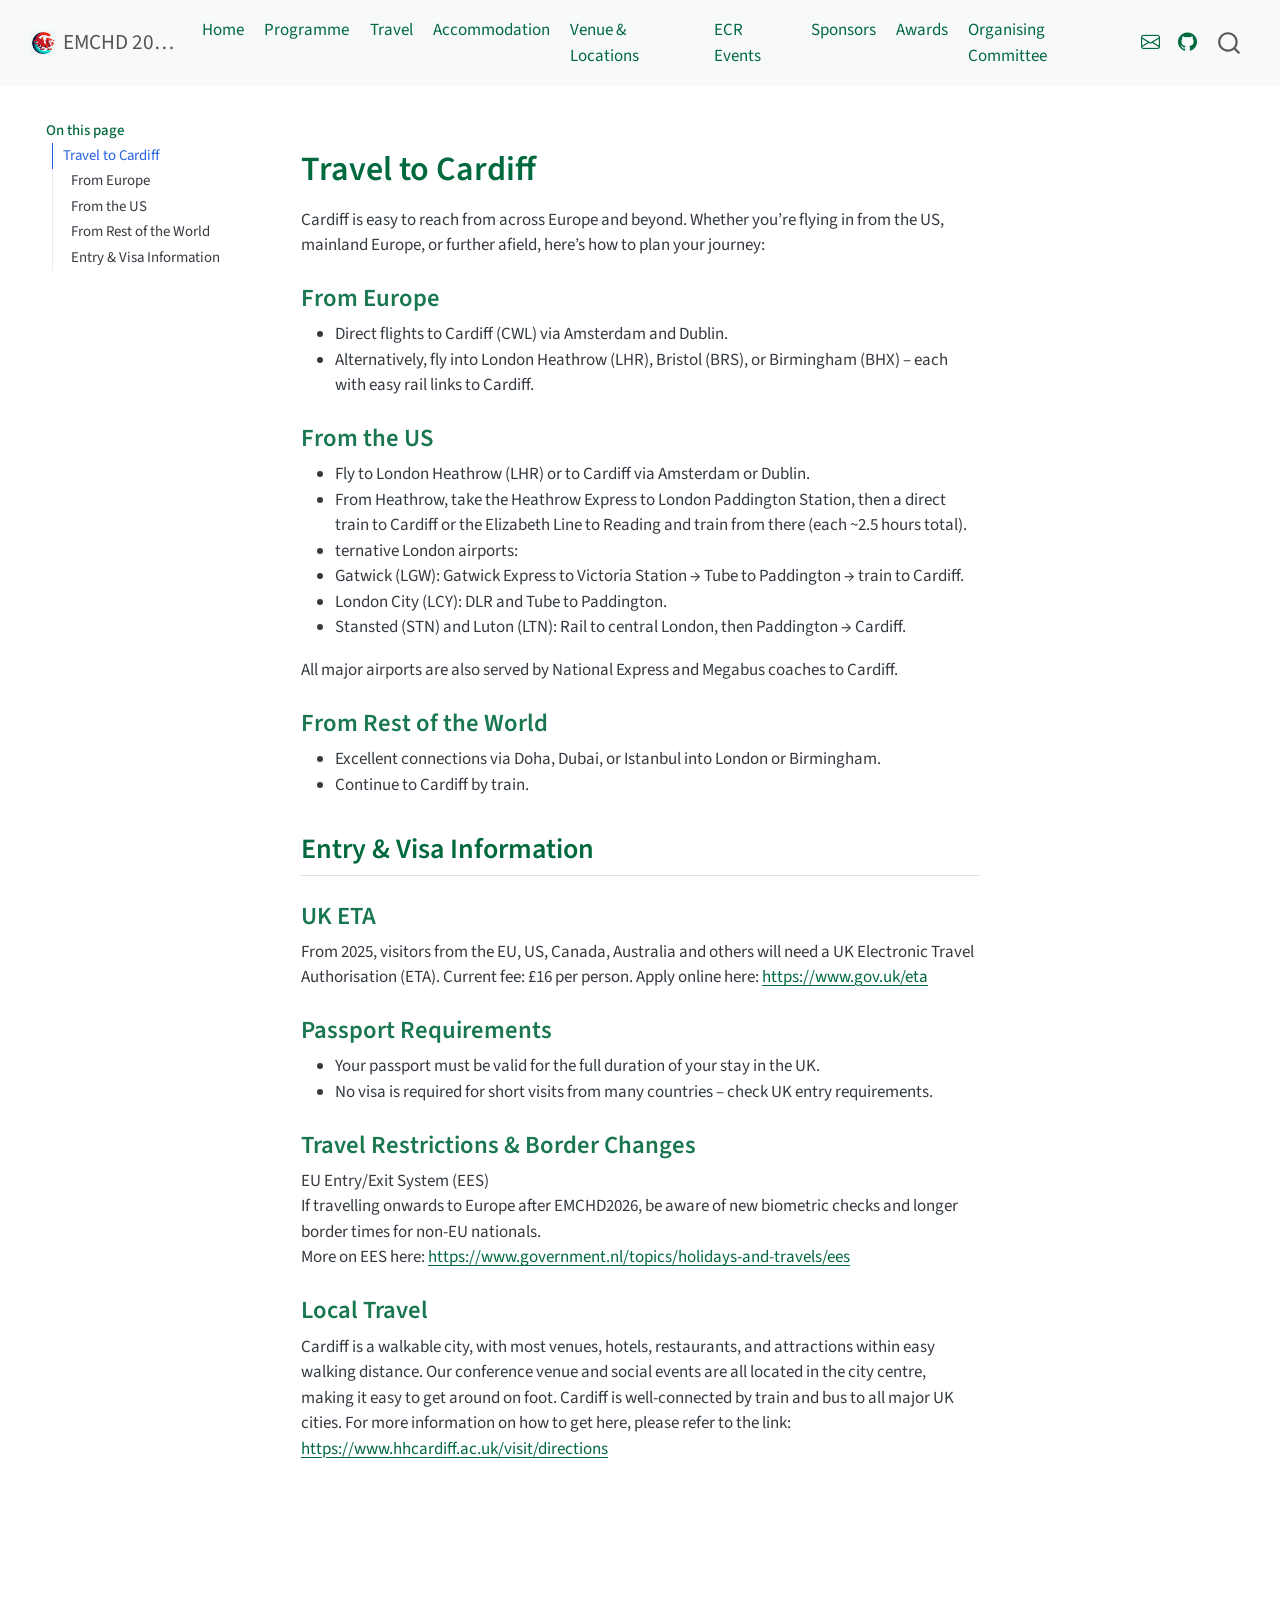
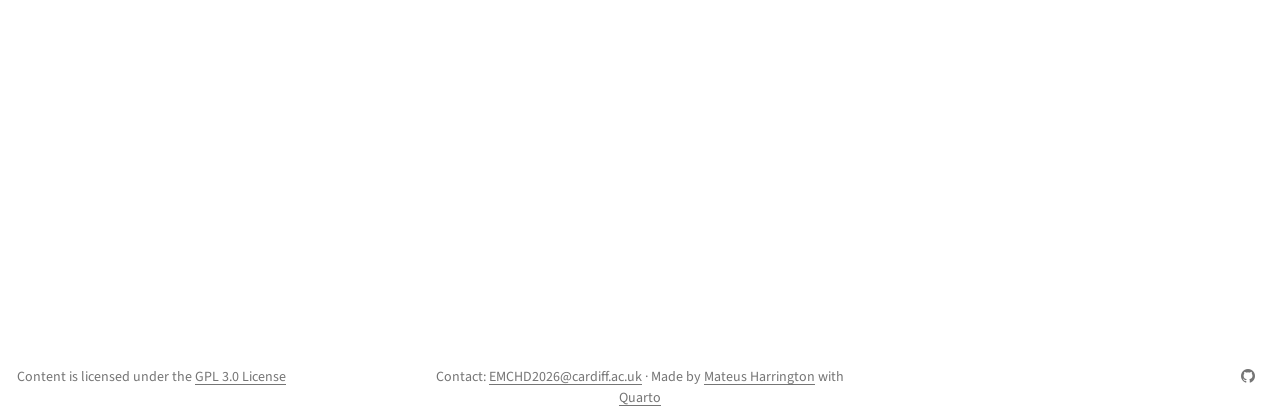
<file: docs/content/travel.html>
<!DOCTYPE html>
<html xmlns="http://www.w3.org/1999/xhtml" lang="en" xml:lang="en"><head>

<meta charset="utf-8">
<meta name="generator" content="quarto-1.10.18">

<meta name="viewport" content="width=device-width, initial-scale=1.0, user-scalable=yes">


<title>Travel – EMCHD 2026</title>
<style>
/* Default styles provided by pandoc.
** See https://pandoc.org/MANUAL.html#variables-for-html for config info.
*/
span.smallcaps{font-variant: small-caps;}
div.columns{display: flex; gap: 1.5em;}
div.column{flex: auto;}
@media screen {
div.columns{gap: min(4vw, 1.5em);}
div.column{overflow-x: auto;}
}
div.hanging-indent{margin-left: 1.5em; text-indent: -1.5em;}
ul.task-list{list-style: none;}
ul.task-list li input[type="checkbox"] {
  width: 0.8em;
  margin: 0 0.8em 0.2em -1em; /* quarto-specific, see https://github.com/quarto-dev/quarto-cli/issues/4556 */ 
  vertical-align: middle;
}
</style>


<script src="../site_libs/quarto-nav/quarto-nav.js"></script>
<script src="../site_libs/quarto-nav/headroom.min.js"></script>
<script src="../site_libs/clipboard/clipboard.min.js"></script>
<script src="../site_libs/quarto-search/autocomplete.umd.js"></script>
<script src="../site_libs/quarto-search/fuse.min.js"></script>
<script src="../site_libs/quarto-search/quarto-search.js"></script>
<meta name="quarto:offset" content="../">
<link href="../images/250812-155445.avif" rel="icon">
<script src="../site_libs/quarto-html/quarto.js" type="module"></script>
<script src="../site_libs/quarto-html/tabsets/tabsets.js" type="module"></script>
<script src="../site_libs/quarto-html/popper.min.js"></script>
<script src="../site_libs/quarto-html/tippy.umd.min.js"></script>
<script src="../site_libs/quarto-html/anchor.min.js"></script>
<link href="../site_libs/quarto-html/tippy.css" rel="stylesheet">
<link href="../site_libs/quarto-html/quarto-syntax-highlighting-64a204ab8560d761af7679ceaba22944.css" rel="stylesheet" id="quarto-text-highlighting-styles">
<script src="../site_libs/bootstrap/bootstrap.min.js"></script>
<link href="../site_libs/bootstrap/bootstrap-icons.css" rel="stylesheet">
<link href="../site_libs/bootstrap/bootstrap-445b8638c3d06994fee0907d791121c4.min.css" rel="stylesheet" append-hash="true" id="quarto-bootstrap" data-mode="light">
<script id="quarto-search-options" type="application/json">{
  "location": "navbar",
  "copy-button": false,
  "collapse-after": 3,
  "panel-placement": "end",
  "type": "overlay",
  "limit": 50,
  "keyboard-shortcut": [
    "f",
    "/",
    "s"
  ],
  "show-item-context": false,
  "language": {
    "search-no-results-text": "No results",
    "search-matching-documents-text": "matching documents",
    "search-copy-link-title": "Copy link to search",
    "search-hide-matches-text": "Hide additional matches",
    "search-more-match-text": "more match in this document",
    "search-more-matches-text": "more matches in this document",
    "search-clear-button-title": "Clear",
    "search-text-placeholder": "",
    "search-detached-cancel-button-title": "Cancel",
    "search-submit-button-title": "Submit",
    "search-label": "Search"
  }
}</script>


<link rel="stylesheet" href="../styles.css">
</head>

<body class="floating nav-fixed quarto-light">

<div id="quarto-search-results"></div>
  <header id="quarto-header" class="headroom fixed-top">
    <nav class="navbar navbar-expand-lg " data-bs-theme="dark">
      <div class="navbar-container container-fluid">
      <div class="navbar-brand-container mx-auto">
    <a href="../index.html" class="navbar-brand navbar-brand-logo">
    <img src="../images/250812-155445.avif" alt="" class="navbar-logo light-content">
    <img src="../images/250812-155445.avif" alt="" class="navbar-logo dark-content">
    </a>
    <a class="navbar-brand" href="../index.html">
    <span class="navbar-title">EMCHD 2026</span>
    </a>
  </div>
            <div id="quarto-search" class="" title="Search"></div>
          <button class="navbar-toggler" type="button" data-bs-toggle="collapse" data-bs-target="#navbarCollapse" aria-controls="navbarCollapse" role="menu" aria-expanded="false" aria-label="Toggle navigation" onclick="if (window.quartoToggleHeadroom) { window.quartoToggleHeadroom(); }">
  <span class="navbar-toggler-icon"></span>
</button>
          <div class="collapse navbar-collapse" id="navbarCollapse">
            <ul class="navbar-nav navbar-nav-scroll me-auto">
  <li class="nav-item">
    <a class="nav-link" href="../index.html"> 
<span class="menu-text">Home</span></a>
  </li>  
  <li class="nav-item">
    <a class="nav-link" href="../content/programme.html"> 
<span class="menu-text">Programme</span></a>
  </li>  
  <li class="nav-item">
    <a class="nav-link active" href="../content/travel.html" aria-current="page"> 
<span class="menu-text">Travel</span></a>
  </li>  
  <li class="nav-item">
    <a class="nav-link" href="../content/accommodation.html"> 
<span class="menu-text">Accommodation</span></a>
  </li>  
  <li class="nav-item">
    <a class="nav-link" href="../content/venue.html"> 
<span class="menu-text">Venue &amp; Locations</span></a>
  </li>  
  <li class="nav-item">
    <a class="nav-link" href="../content/ecr-events.html"> 
<span class="menu-text">ECR Events</span></a>
  </li>  
  <li class="nav-item">
    <a class="nav-link" href="../content/sponsor.html"> 
<span class="menu-text">Sponsors</span></a>
  </li>  
  <li class="nav-item">
    <a class="nav-link" href="../content/awards.html"> 
<span class="menu-text">Awards</span></a>
  </li>  
  <li class="nav-item">
    <a class="nav-link" href="../content/committee.html"> 
<span class="menu-text">Organising Committee</span></a>
  </li>  
</ul>
            <ul class="navbar-nav navbar-nav-scroll ms-auto">
  <li class="nav-item compact">
    <a class="nav-link" href="mailto:EMCHD2026@cardiff.ac.uk"> <i class="bi bi-envelope" role="img" aria-label="Contact">
</i> 
<span class="menu-text"></span></a>
  </li>  
  <li class="nav-item compact">
    <a class="nav-link" href="https://github.com/H-Mateus/emchd-2026-website"> <i class="bi bi-github" role="img">
</i> 
<span class="menu-text"></span></a>
  </li>  
</ul>
          </div> <!-- /navcollapse -->
            <div class="quarto-navbar-tools">
</div>
      </div> <!-- /container-fluid -->
    </nav>
</header>
<!-- content -->
<div id="quarto-content" class="quarto-container page-columns page-rows-contents page-layout-article page-navbar">
<!-- sidebar -->
  <nav id="quarto-sidebar" class="sidebar collapse collapse-horizontal quarto-sidebar-collapse-item sidebar-navigation floating overflow-auto">
    <nav id="TOC" role="doc-toc" class="toc-active">
    <h2 id="toc-title">On this page</h2>
   
  <ul>
  <li><a href="#travel-to-cardiff" id="toc-travel-to-cardiff" class="nav-link active" data-scroll-target="#travel-to-cardiff">Travel to Cardiff</a>
  <ul class="collapse">
  <li><a href="#from-europe" id="toc-from-europe" class="nav-link" data-scroll-target="#from-europe">From Europe</a></li>
  <li><a href="#from-the-us" id="toc-from-the-us" class="nav-link" data-scroll-target="#from-the-us">From the US</a></li>
  <li><a href="#from-rest-of-the-world" id="toc-from-rest-of-the-world" class="nav-link" data-scroll-target="#from-rest-of-the-world">From Rest of the World</a></li>
  <li><a href="#entry-visa-information" id="toc-entry-visa-information" class="nav-link" data-scroll-target="#entry-visa-information">Entry &amp; Visa Information</a>
  <ul class="collapse">
  <li><a href="#uk-eta" id="toc-uk-eta" class="nav-link" data-scroll-target="#uk-eta">UK ETA</a></li>
  <li><a href="#passport-requirements" id="toc-passport-requirements" class="nav-link" data-scroll-target="#passport-requirements">Passport Requirements</a></li>
  <li><a href="#travel-restrictions-border-changes" id="toc-travel-restrictions-border-changes" class="nav-link" data-scroll-target="#travel-restrictions-border-changes">Travel Restrictions &amp; Border Changes</a></li>
  <li><a href="#local-travel" id="toc-local-travel" class="nav-link" data-scroll-target="#local-travel">Local Travel</a></li>
  </ul></li>
  </ul></li>
  </ul>
</nav>
</nav>
<div id="quarto-sidebar-glass" class="quarto-sidebar-collapse-item" data-bs-toggle="collapse" data-bs-target=".quarto-sidebar-collapse-item"></div>
<!-- margin-sidebar -->
    <div id="quarto-margin-sidebar" class="sidebar margin-sidebar zindex-bottom">
    </div>
<!-- main -->
<main class="content" id="quarto-document-content">

<header id="title-block-header" class="quarto-title-block default">
<div class="quarto-title">
<h1 class="title">Travel</h1>
</div>



<div class="quarto-title-meta">

    
  
    
  </div>
  


</header>


<section id="travel-to-cardiff" class="level1">
<h1>Travel to Cardiff</h1>
<p>Cardiff is easy to reach from across Europe and beyond. Whether you’re flying in from the US, mainland Europe, or further afield, here’s how to plan your journey:</p>
<section id="from-europe" class="level3">
<h3 class="anchored" data-anchor-id="from-europe">From Europe</h3>
<ul>
<li>Direct flights to Cardiff (CWL) via Amsterdam and Dublin.</li>
<li>Alternatively, fly into London Heathrow (LHR), Bristol (BRS), or Birmingham (BHX) – each with easy rail links to Cardiff.</li>
</ul>
</section>
<section id="from-the-us" class="level3">
<h3 class="anchored" data-anchor-id="from-the-us">From the US</h3>
<ul>
<li>Fly to London Heathrow (LHR) or to Cardiff via Amsterdam or Dublin.</li>
<li>From Heathrow, take the Heathrow Express to London Paddington Station, then a direct train to Cardiff or the Elizabeth Line to Reading and train from there (each ~2.5 hours total).</li>
<li>ternative London airports:</li>
<li>Gatwick (LGW): Gatwick Express to Victoria Station → Tube to Paddington → train to Cardiff.</li>
<li>London City (LCY): DLR and Tube to Paddington.</li>
<li>Stansted (STN) and Luton (LTN): Rail to central London, then Paddington → Cardiff.</li>
</ul>
<p>All major airports are also served by National Express and Megabus coaches to Cardiff.</p>
</section>
<section id="from-rest-of-the-world" class="level3">
<h3 class="anchored" data-anchor-id="from-rest-of-the-world">From Rest of the World</h3>
<ul>
<li>Excellent connections via Doha, Dubai, or Istanbul into London or Birmingham.</li>
<li>Continue to Cardiff by train.</li>
</ul>
</section>
<section id="entry-visa-information" class="level2">
<h2 class="anchored" data-anchor-id="entry-visa-information">Entry &amp; Visa Information</h2>
<section id="uk-eta" class="level3">
<h3 class="anchored" data-anchor-id="uk-eta">UK ETA</h3>
<p>From 2025, visitors from the EU, US, Canada, Australia and others will need a UK Electronic Travel Authorisation (ETA). Current fee: £16 per person. Apply online here: <a href="https://www.gov.uk/eta">https://www.gov.uk/eta</a></p>
</section>
<section id="passport-requirements" class="level3">
<h3 class="anchored" data-anchor-id="passport-requirements">Passport Requirements</h3>
<ul>
<li>Your passport must be valid for the full duration of your stay in the UK.</li>
<li>No visa is required for short visits from many countries – check UK entry requirements.</li>
</ul>
</section>
<section id="travel-restrictions-border-changes" class="level3">
<h3 class="anchored" data-anchor-id="travel-restrictions-border-changes">Travel Restrictions &amp; Border Changes</h3>
<p>EU Entry/Exit System (EES)<br>
If travelling onwards to Europe after EMCHD2026, be aware of new biometric checks and longer border times for non-EU nationals.<br>
More on EES here: <a href="https://www.government.nl/topics/holidays-and-travels/ees">https://www.government.nl/topics/holidays-and-travels/ees</a></p>
</section>
<section id="local-travel" class="level3">
<h3 class="anchored" data-anchor-id="local-travel">Local Travel</h3>
<p>Cardiff is a walkable city, with most venues, hotels, restaurants, and attractions within easy walking distance. Our conference venue and social events are all located in the city centre, making it easy to get around on foot. Cardiff is well-connected by train and bus to all major UK cities. For more information on how to get here, please refer to the link: <a href="https://www.hhcardiff.ac.uk/visit/directions">https://www.hhcardiff.ac.uk/visit/directions</a></p>
<div class="quarto-video ratio ratio-16x9"><iframe data-external="1" src="https://www.youtube.com/embed/4e1CaJjHagI" title="" frameborder="0" allow="accelerometer; autoplay; clipboard-write; encrypted-media; gyroscope; picture-in-picture" allowfullscreen=""></iframe></div>


</section>
</section>
</section>

</main> <!-- /main -->
<script id="quarto-html-after-body" type="application/javascript">
  window.document.addEventListener("DOMContentLoaded", function (event) {
    const icon = "";
    const anchorJS = new window.AnchorJS();
    anchorJS.options = {
      placement: 'right',
      icon: icon
    };
    anchorJS.add('.anchored');
    const isCodeAnnotation = (el) => {
      for (const clz of el.classList) {
        if (clz.startsWith('code-annotation-')) {                     
          return true;
        }
      }
      return false;
    }
    const onCopySuccess = function(e) {
      // button target
      const button = e.trigger;
      // don't keep focus
      button.blur();
      // flash "checked"
      button.classList.add('code-copy-button-checked');
      var currentTitle = button.getAttribute("title");
      button.setAttribute("title", "Copied!");
      let tooltip;
      if (window.bootstrap) {
        button.setAttribute("data-bs-toggle", "tooltip");
        button.setAttribute("data-bs-placement", "left");
        button.setAttribute("data-bs-title", "Copied!");
        tooltip = new bootstrap.Tooltip(button, 
          { trigger: "manual", 
            customClass: "code-copy-button-tooltip",
            offset: [0, -8]});
        tooltip.show();    
      }
      setTimeout(function() {
        if (tooltip) {
          tooltip.hide();
          button.removeAttribute("data-bs-title");
          button.removeAttribute("data-bs-toggle");
          button.removeAttribute("data-bs-placement");
        }
        button.setAttribute("title", currentTitle);
        button.classList.remove('code-copy-button-checked');
      }, 1000);
      // clear code selection
      e.clearSelection();
    }
    const getTextToCopy = function(trigger) {
      const outerScaffold = trigger.parentElement.cloneNode(true);
      const codeEl = outerScaffold.querySelector('code');
      for (const childEl of codeEl.children) {
        if (isCodeAnnotation(childEl)) {
          childEl.remove();
        }
      }
      return codeEl.innerText;
    }
    const clipboard = new window.ClipboardJS('.code-copy-button:not([data-in-quarto-modal])', {
      text: getTextToCopy
    });
    clipboard.on('success', onCopySuccess);
    if (window.document.getElementById('quarto-embedded-source-code-modal')) {
      const clipboardModal = new window.ClipboardJS('.code-copy-button[data-in-quarto-modal]', {
        text: getTextToCopy,
        container: window.document.getElementById('quarto-embedded-source-code-modal')
      });
      clipboardModal.on('success', onCopySuccess);
    }
      var localhostRegex = new RegExp(/^(?:http|https):\/\/localhost\:?[0-9]*\//);
      var mailtoRegex = new RegExp(/^mailto:/);
        var filterRegex = new RegExp("https:\/\/emchd2026\.org\/");
      var isInternal = (href) => {
          return filterRegex.test(href) || localhostRegex.test(href) || mailtoRegex.test(href);
      }
      // Inspect non-navigation links and adorn them if external
     var links = window.document.querySelectorAll('a[href]:not(.nav-link):not(.navbar-brand):not(.toc-action):not(.sidebar-link):not(.sidebar-item-toggle):not(.pagination-link):not(.no-external):not([aria-hidden]):not(.dropdown-item):not(.quarto-navigation-tool):not(.about-link)');
      for (var i=0; i<links.length; i++) {
        const link = links[i];
        if (!isInternal(link.href)) {
          // undo the damage that might have been done by quarto-nav.js in the case of
          // links that we want to consider external
          if (link.dataset.originalHref !== undefined) {
            link.href = link.dataset.originalHref;
          }
        }
      }
    function tippyHover(el, contentFn, onTriggerFn, onUntriggerFn) {
      const config = {
        allowHTML: true,
        maxWidth: 500,
        delay: 100,
        arrow: false,
        appendTo: function(el) {
            return el.parentElement;
        },
        interactive: true,
        interactiveBorder: 10,
        theme: 'quarto',
        placement: 'bottom-start',
      };
      if (contentFn) {
        config.content = contentFn;
      }
      if (onTriggerFn) {
        config.onTrigger = onTriggerFn;
      }
      if (onUntriggerFn) {
        config.onUntrigger = onUntriggerFn;
      }
      window.tippy(el, config); 
    }
    const noterefs = window.document.querySelectorAll('a[role="doc-noteref"]');
    for (var i=0; i<noterefs.length; i++) {
      const ref = noterefs[i];
      tippyHover(ref, function() {
        // use id or data attribute instead here
        let href = ref.getAttribute('data-footnote-href') || ref.getAttribute('href');
        try { href = new URL(href).hash; } catch {}
        const id = href.replace(/^#\/?/, "");
        const note = window.document.getElementById(id);
        if (note) {
          return note.innerHTML;
        } else {
          return "";
        }
      });
    }
    const xrefs = window.document.querySelectorAll('a.quarto-xref');
    const processXRef = (id, note) => {
      // Strip column container classes
      const stripColumnClz = (el) => {
        el.classList.remove("page-full", "page-columns");
        if (el.children) {
          for (const child of el.children) {
            stripColumnClz(child);
          }
        }
      }
      stripColumnClz(note)
      if (id === null || id.startsWith('sec-')) {
        // Special case sections, only their first couple elements
        const container = document.createElement("div");
        if (note.children && note.children.length > 2) {
          container.appendChild(note.children[0].cloneNode(true));
          for (let i = 1; i < note.children.length; i++) {
            const child = note.children[i];
            if (child.tagName === "P" && child.innerText === "") {
              continue;
            } else {
              container.appendChild(child.cloneNode(true));
              break;
            }
          }
          if (window.Quarto?.typesetMath) {
            window.Quarto.typesetMath(container);
          }
          return container.innerHTML
        } else {
          if (window.Quarto?.typesetMath) {
            window.Quarto.typesetMath(note);
          }
          return note.innerHTML;
        }
      } else {
        // Remove any anchor links if they are present
        const anchorLink = note.querySelector('a.anchorjs-link');
        if (anchorLink) {
          anchorLink.remove();
        }
        if (window.Quarto?.typesetMath) {
          window.Quarto.typesetMath(note);
        }
        if (note.classList.contains("callout")) {
          return note.outerHTML;
        } else {
          return note.innerHTML;
        }
      }
    }
    for (var i=0; i<xrefs.length; i++) {
      const xref = xrefs[i];
      tippyHover(xref, undefined, function(instance) {
        instance.disable();
        let url = xref.getAttribute('href');
        let hash = undefined; 
        if (url.startsWith('#')) {
          hash = url;
        } else {
          try { hash = new URL(url).hash; } catch {}
        }
        if (hash) {
          const id = hash.replace(/^#\/?/, "");
          const note = window.document.getElementById(id);
          if (note !== null) {
            try {
              const html = processXRef(id, note.cloneNode(true));
              instance.setContent(html);
            } finally {
              instance.enable();
              instance.show();
            }
          } else {
            // See if we can fetch this
            fetch(url.split('#')[0])
            .then(res => res.text())
            .then(html => {
              const parser = new DOMParser();
              const htmlDoc = parser.parseFromString(html, "text/html");
              const note = htmlDoc.getElementById(id);
              if (note !== null) {
                const html = processXRef(id, note);
                instance.setContent(html);
              } 
            }).finally(() => {
              instance.enable();
              instance.show();
            });
          }
        } else {
          // See if we can fetch a full url (with no hash to target)
          // This is a special case and we should probably do some content thinning / targeting
          fetch(url)
          .then(res => res.text())
          .then(html => {
            const parser = new DOMParser();
            const htmlDoc = parser.parseFromString(html, "text/html");
            const note = htmlDoc.querySelector('main.content');
            if (note !== null) {
              // This should only happen for chapter cross references
              // (since there is no id in the URL)
              // remove the first header
              if (note.children.length > 0 && note.children[0].tagName === "HEADER") {
                note.children[0].remove();
              }
              const html = processXRef(null, note);
              instance.setContent(html);
            } 
          }).finally(() => {
            instance.enable();
            instance.show();
          });
        }
      }, function(instance) {
      });
    }
        let selectedAnnoteEl;
        const selectorForAnnotation = ( cell, annotation) => {
          let cellAttr = 'data-code-cell="' + cell + '"';
          let lineAttr = 'data-code-annotation="' +  annotation + '"';
          const selector = 'span[' + cellAttr + '][' + lineAttr + ']';
          return selector;
        }
        const selectCodeLines = (annoteEl) => {
          const doc = window.document;
          const targetCell = annoteEl.getAttribute("data-target-cell");
          const targetAnnotation = annoteEl.getAttribute("data-target-annotation");
          const annoteSpan = window.document.querySelector(selectorForAnnotation(targetCell, targetAnnotation));
          const lines = annoteSpan.getAttribute("data-code-lines").split(",");
          const lineIds = lines.map((line) => {
            return targetCell + "-" + line;
          })
          let top = null;
          let height = null;
          let parent = null;
          if (lineIds.length > 0) {
              //compute the position of the single el (top and bottom and make a div)
              const el = window.document.getElementById(lineIds[0]);
              top = el.offsetTop;
              height = el.offsetHeight;
              parent = el.parentElement.parentElement;
            if (lineIds.length > 1) {
              const lastEl = window.document.getElementById(lineIds[lineIds.length - 1]);
              const bottom = lastEl.offsetTop + lastEl.offsetHeight;
              height = bottom - top;
            }
            if (top !== null && height !== null && parent !== null) {
              // cook up a div (if necessary) and position it 
              let div = window.document.getElementById("code-annotation-line-highlight");
              if (div === null) {
                div = window.document.createElement("div");
                div.setAttribute("id", "code-annotation-line-highlight");
                div.style.position = 'absolute';
                parent.appendChild(div);
              }
              div.style.top = top - 2 + "px";
              div.style.height = height + 4 + "px";
              div.style.left = 0;
              let gutterDiv = window.document.getElementById("code-annotation-line-highlight-gutter");
              if (gutterDiv === null) {
                gutterDiv = window.document.createElement("div");
                gutterDiv.setAttribute("id", "code-annotation-line-highlight-gutter");
                gutterDiv.style.position = 'absolute';
                const codeCell = window.document.getElementById(targetCell);
                const gutter = codeCell.querySelector('.code-annotation-gutter');
                gutter.appendChild(gutterDiv);
              }
              gutterDiv.style.top = top - 2 + "px";
              gutterDiv.style.height = height + 4 + "px";
            }
            selectedAnnoteEl = annoteEl;
          }
        };
        const unselectCodeLines = () => {
          const elementsIds = ["code-annotation-line-highlight", "code-annotation-line-highlight-gutter"];
          elementsIds.forEach((elId) => {
            const div = window.document.getElementById(elId);
            if (div) {
              div.remove();
            }
          });
          selectedAnnoteEl = undefined;
        };
          // Handle positioning of the toggle
      window.addEventListener(
        "resize",
        throttle(() => {
          elRect = undefined;
          if (selectedAnnoteEl) {
            selectCodeLines(selectedAnnoteEl);
          }
        }, 10)
      );
      function throttle(fn, ms) {
      let throttle = false;
      let timer;
        return (...args) => {
          if(!throttle) { // first call gets through
              fn.apply(this, args);
              throttle = true;
          } else { // all the others get throttled
              if(timer) clearTimeout(timer); // cancel #2
              timer = setTimeout(() => {
                fn.apply(this, args);
                timer = throttle = false;
              }, ms);
          }
        };
      }
        // Attach click handler to the DT
        const annoteDls = window.document.querySelectorAll('dt[data-target-cell]');
        for (const annoteDlNode of annoteDls) {
          annoteDlNode.addEventListener('click', (event) => {
            const clickedEl = event.target;
            if (clickedEl !== selectedAnnoteEl) {
              unselectCodeLines();
              const activeEl = window.document.querySelector('dt[data-target-cell].code-annotation-active');
              if (activeEl) {
                activeEl.classList.remove('code-annotation-active');
              }
              selectCodeLines(clickedEl);
              clickedEl.classList.add('code-annotation-active');
            } else {
              // Unselect the line
              unselectCodeLines();
              clickedEl.classList.remove('code-annotation-active');
            }
          });
        }
    const findCites = (el) => {
      const parentEl = el.parentElement;
      if (parentEl) {
        const cites = parentEl.dataset.cites;
        if (cites) {
          return {
            el,
            cites: cites.split(' ')
          };
        } else {
          return findCites(el.parentElement)
        }
      } else {
        return undefined;
      }
    };
    var bibliorefs = window.document.querySelectorAll('a[role="doc-biblioref"]');
    for (var i=0; i<bibliorefs.length; i++) {
      const ref = bibliorefs[i];
      const citeInfo = findCites(ref);
      if (citeInfo) {
        tippyHover(citeInfo.el, function() {
          var popup = window.document.createElement('div');
          citeInfo.cites.forEach(function(cite) {
            var citeDiv = window.document.createElement('div');
            citeDiv.classList.add('hanging-indent');
            citeDiv.classList.add('csl-entry');
            var biblioDiv = window.document.getElementById('ref-' + cite);
            if (biblioDiv) {
              citeDiv.innerHTML = biblioDiv.innerHTML;
            }
            popup.appendChild(citeDiv);
          });
          return popup.innerHTML;
        });
      }
    }
  });
  </script>
</div> <!-- /content -->
<footer class="footer">
  <div class="nav-footer">
    <div class="nav-footer-left">
<p>Content is licensed under the <a href="https://www.gnu.org/licenses/gpl-3.0.en.html">GPL 3.0 License</a></p>
</div>   
    <div class="nav-footer-center">
<p>Contact: <a href="mailto:EMCHD2026@cardiff.ac.uk">EMCHD2026@cardiff.ac.uk</a> · Made by <a href="https://mateusharrington.com">Mateus Harrington</a> with <a href="https://quarto.org">Quarto</a></p>
</div>
    <div class="nav-footer-right">
      <ul class="footer-items list-unstyled">
    <li class="nav-item compact">
    <a class="nav-link" href="https://github.com/H-Mateus/emchd-2026-website">
      <i class="bi bi-github" role="img">
</i> 
    </a>
  </li>  
</ul>
    </div>
  </div>
</footer>




</body></html>
</file>
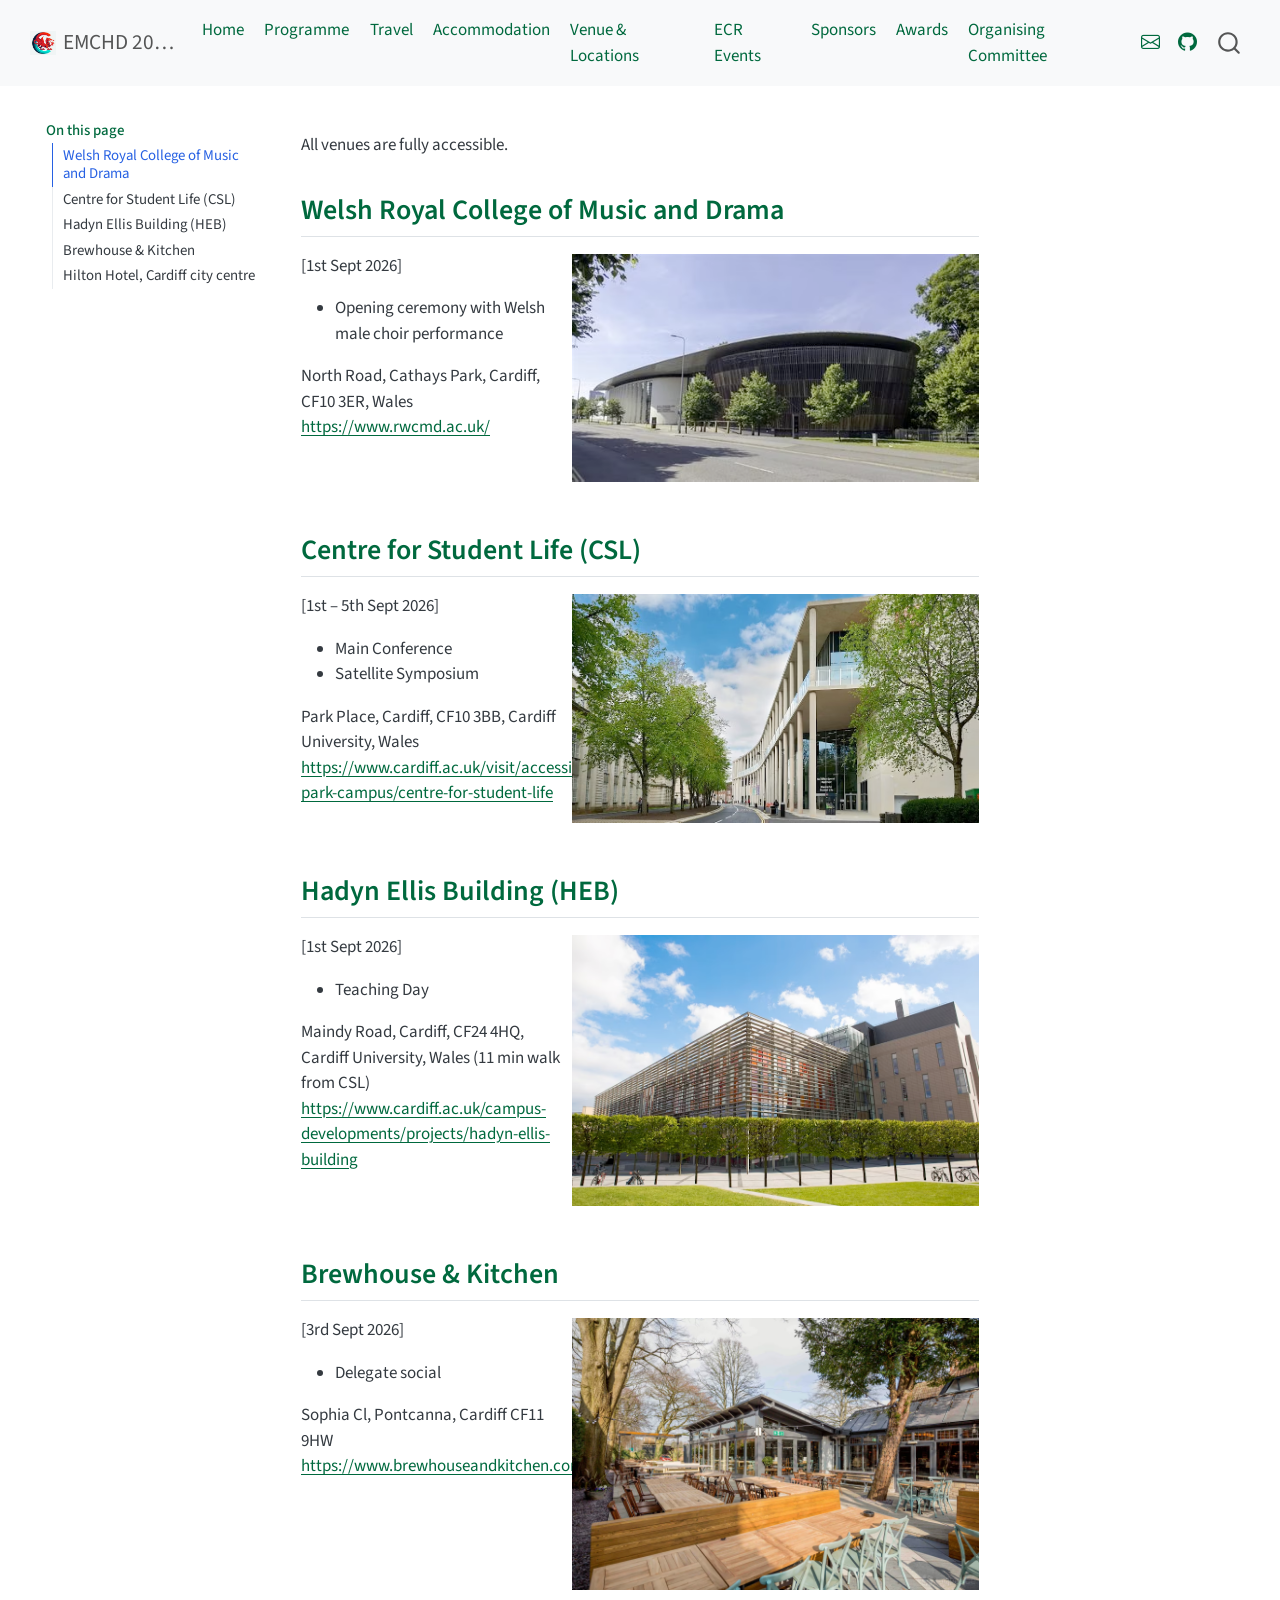
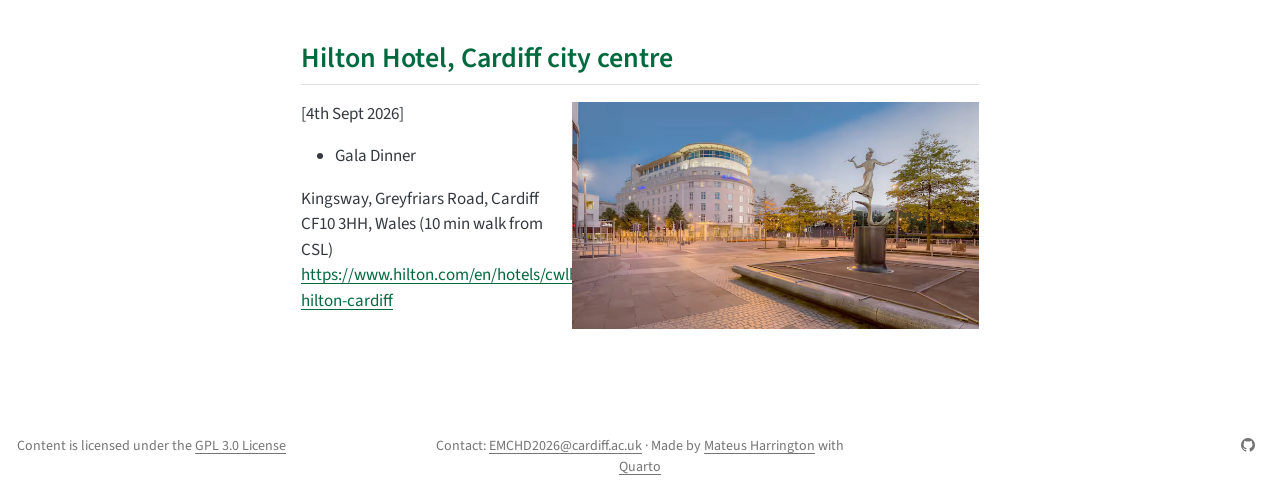
<file: docs/content/venue.html>
<!DOCTYPE html>
<html xmlns="http://www.w3.org/1999/xhtml" lang="en" xml:lang="en"><head>

<meta charset="utf-8">
<meta name="generator" content="quarto-1.10.18">

<meta name="viewport" content="width=device-width, initial-scale=1.0, user-scalable=yes">


<title>Venue &amp; Locations – EMCHD 2026</title>
<style>
/* Default styles provided by pandoc.
** See https://pandoc.org/MANUAL.html#variables-for-html for config info.
*/
span.smallcaps{font-variant: small-caps;}
div.columns{display: flex; gap: 1.5em;}
div.column{flex: auto;}
@media screen {
div.columns{gap: min(4vw, 1.5em);}
div.column{overflow-x: auto;}
}
div.hanging-indent{margin-left: 1.5em; text-indent: -1.5em;}
ul.task-list{list-style: none;}
ul.task-list li input[type="checkbox"] {
  width: 0.8em;
  margin: 0 0.8em 0.2em -1em; /* quarto-specific, see https://github.com/quarto-dev/quarto-cli/issues/4556 */ 
  vertical-align: middle;
}
</style>


<script src="../site_libs/quarto-nav/quarto-nav.js"></script>
<script src="../site_libs/quarto-nav/headroom.min.js"></script>
<script src="../site_libs/clipboard/clipboard.min.js"></script>
<script src="../site_libs/quarto-search/autocomplete.umd.js"></script>
<script src="../site_libs/quarto-search/fuse.min.js"></script>
<script src="../site_libs/quarto-search/quarto-search.js"></script>
<meta name="quarto:offset" content="../">
<link href="../images/250812-155445.avif" rel="icon">
<script src="../site_libs/quarto-html/quarto.js" type="module"></script>
<script src="../site_libs/quarto-html/tabsets/tabsets.js" type="module"></script>
<script src="../site_libs/quarto-html/popper.min.js"></script>
<script src="../site_libs/quarto-html/tippy.umd.min.js"></script>
<script src="../site_libs/quarto-html/anchor.min.js"></script>
<link href="../site_libs/quarto-html/tippy.css" rel="stylesheet">
<link href="../site_libs/quarto-html/quarto-syntax-highlighting-64a204ab8560d761af7679ceaba22944.css" rel="stylesheet" id="quarto-text-highlighting-styles">
<script src="../site_libs/bootstrap/bootstrap.min.js"></script>
<link href="../site_libs/bootstrap/bootstrap-icons.css" rel="stylesheet">
<link href="../site_libs/bootstrap/bootstrap-445b8638c3d06994fee0907d791121c4.min.css" rel="stylesheet" append-hash="true" id="quarto-bootstrap" data-mode="light">
<script id="quarto-search-options" type="application/json">{
  "location": "navbar",
  "copy-button": false,
  "collapse-after": 3,
  "panel-placement": "end",
  "type": "overlay",
  "limit": 50,
  "keyboard-shortcut": [
    "f",
    "/",
    "s"
  ],
  "show-item-context": false,
  "language": {
    "search-no-results-text": "No results",
    "search-matching-documents-text": "matching documents",
    "search-copy-link-title": "Copy link to search",
    "search-hide-matches-text": "Hide additional matches",
    "search-more-match-text": "more match in this document",
    "search-more-matches-text": "more matches in this document",
    "search-clear-button-title": "Clear",
    "search-text-placeholder": "",
    "search-detached-cancel-button-title": "Cancel",
    "search-submit-button-title": "Submit",
    "search-label": "Search"
  }
}</script>


<link rel="stylesheet" href="../styles.css">
</head>

<body class="floating nav-fixed quarto-light">

<div id="quarto-search-results"></div>
  <header id="quarto-header" class="headroom fixed-top">
    <nav class="navbar navbar-expand-lg " data-bs-theme="dark">
      <div class="navbar-container container-fluid">
      <div class="navbar-brand-container mx-auto">
    <a href="../index.html" class="navbar-brand navbar-brand-logo">
    <img src="../images/250812-155445.avif" alt="" class="navbar-logo light-content">
    <img src="../images/250812-155445.avif" alt="" class="navbar-logo dark-content">
    </a>
    <a class="navbar-brand" href="../index.html">
    <span class="navbar-title">EMCHD 2026</span>
    </a>
  </div>
            <div id="quarto-search" class="" title="Search"></div>
          <button class="navbar-toggler" type="button" data-bs-toggle="collapse" data-bs-target="#navbarCollapse" aria-controls="navbarCollapse" role="menu" aria-expanded="false" aria-label="Toggle navigation" onclick="if (window.quartoToggleHeadroom) { window.quartoToggleHeadroom(); }">
  <span class="navbar-toggler-icon"></span>
</button>
          <div class="collapse navbar-collapse" id="navbarCollapse">
            <ul class="navbar-nav navbar-nav-scroll me-auto">
  <li class="nav-item">
    <a class="nav-link" href="../index.html"> 
<span class="menu-text">Home</span></a>
  </li>  
  <li class="nav-item">
    <a class="nav-link" href="../content/programme.html"> 
<span class="menu-text">Programme</span></a>
  </li>  
  <li class="nav-item">
    <a class="nav-link" href="../content/travel.html"> 
<span class="menu-text">Travel</span></a>
  </li>  
  <li class="nav-item">
    <a class="nav-link" href="../content/accommodation.html"> 
<span class="menu-text">Accommodation</span></a>
  </li>  
  <li class="nav-item">
    <a class="nav-link active" href="../content/venue.html" aria-current="page"> 
<span class="menu-text">Venue &amp; Locations</span></a>
  </li>  
  <li class="nav-item">
    <a class="nav-link" href="../content/ecr-events.html"> 
<span class="menu-text">ECR Events</span></a>
  </li>  
  <li class="nav-item">
    <a class="nav-link" href="../content/sponsor.html"> 
<span class="menu-text">Sponsors</span></a>
  </li>  
  <li class="nav-item">
    <a class="nav-link" href="../content/awards.html"> 
<span class="menu-text">Awards</span></a>
  </li>  
  <li class="nav-item">
    <a class="nav-link" href="../content/committee.html"> 
<span class="menu-text">Organising Committee</span></a>
  </li>  
</ul>
            <ul class="navbar-nav navbar-nav-scroll ms-auto">
  <li class="nav-item compact">
    <a class="nav-link" href="mailto:EMCHD2026@cardiff.ac.uk"> <i class="bi bi-envelope" role="img" aria-label="Contact">
</i> 
<span class="menu-text"></span></a>
  </li>  
  <li class="nav-item compact">
    <a class="nav-link" href="https://github.com/H-Mateus/emchd-2026-website"> <i class="bi bi-github" role="img">
</i> 
<span class="menu-text"></span></a>
  </li>  
</ul>
          </div> <!-- /navcollapse -->
            <div class="quarto-navbar-tools">
</div>
      </div> <!-- /container-fluid -->
    </nav>
</header>
<!-- content -->
<div id="quarto-content" class="quarto-container page-columns page-rows-contents page-layout-article page-navbar">
<!-- sidebar -->
  <nav id="quarto-sidebar" class="sidebar collapse collapse-horizontal quarto-sidebar-collapse-item sidebar-navigation floating overflow-auto">
    <nav id="TOC" role="doc-toc" class="toc-active">
    <h2 id="toc-title">On this page</h2>
   
  <ul>
  <li><a href="#welsh-royal-college-of-music-and-drama" id="toc-welsh-royal-college-of-music-and-drama" class="nav-link active" data-scroll-target="#welsh-royal-college-of-music-and-drama">Welsh Royal College of Music and Drama</a></li>
  <li><a href="#centre-for-student-life-csl" id="toc-centre-for-student-life-csl" class="nav-link" data-scroll-target="#centre-for-student-life-csl">Centre for Student Life (CSL)</a></li>
  <li><a href="#hadyn-ellis-building-heb" id="toc-hadyn-ellis-building-heb" class="nav-link" data-scroll-target="#hadyn-ellis-building-heb">Hadyn Ellis Building (HEB)</a></li>
  <li><a href="#brewhouse-kitchen" id="toc-brewhouse-kitchen" class="nav-link" data-scroll-target="#brewhouse-kitchen">Brewhouse &amp; Kitchen</a></li>
  <li><a href="#hilton-hotel-cardiff-city-centre" id="toc-hilton-hotel-cardiff-city-centre" class="nav-link" data-scroll-target="#hilton-hotel-cardiff-city-centre">Hilton Hotel, Cardiff city centre</a></li>
  </ul>
</nav>
</nav>
<div id="quarto-sidebar-glass" class="quarto-sidebar-collapse-item" data-bs-toggle="collapse" data-bs-target=".quarto-sidebar-collapse-item"></div>
<!-- margin-sidebar -->
    <div id="quarto-margin-sidebar" class="sidebar margin-sidebar zindex-bottom">
    </div>
<!-- main -->
<main class="content" id="quarto-document-content">

<header id="title-block-header" class="quarto-title-block default">
<div class="quarto-title">
<h1 class="title">Venue &amp; Locations</h1>
</div>



<div class="quarto-title-meta">

    
  
    
  </div>
  


</header>


<p>All venues are fully accessible.</p>
<section id="welsh-royal-college-of-music-and-drama" class="level2">
<h2 class="anchored" data-anchor-id="welsh-royal-college-of-music-and-drama">Welsh Royal College of Music and Drama</h2>
<div class="columns">
<div class="column" style="width:40%;">
<p>[1st Sept 2026]</p>
<ul>
<li>Opening ceremony with Welsh male choir performance</li>
</ul>
<p>North Road, Cathays Park, Cardiff, CF10 3ER, Wales<br>
<a href="https://www.rwcmd.ac.uk/">https://www.rwcmd.ac.uk/</a></p>
</div><div class="column" style="width:60%;">
<p><img src="venue-img/260507-095840.avif" class="img-fluid"></p>
</div>
</div>
</section>
<section id="centre-for-student-life-csl" class="level2">
<h2 class="anchored" data-anchor-id="centre-for-student-life-csl">Centre for Student Life (CSL)</h2>
<div class="columns">
<div class="column" style="width:40%;">
<p>[1st – 5th Sept 2026]</p>
<ul>
<li>Main Conference<br>
</li>
<li>Satellite Symposium</li>
</ul>
<p>Park Place, Cardiff, CF10 3BB, Cardiff University, Wales<br>
<a href="https://www.cardiff.ac.uk/visit/accessibility/cathays-park-campus/centre-for-student-life">https://www.cardiff.ac.uk/visit/accessibility/cathays-park-campus/centre-for-student-life</a></p>
</div><div class="column" style="width:60%;">
<p><img src="venue-img/250812-141624.avif" class="img-fluid"></p>
</div>
</div>
</section>
<section id="hadyn-ellis-building-heb" class="level2">
<h2 class="anchored" data-anchor-id="hadyn-ellis-building-heb">Hadyn Ellis Building (HEB)</h2>
<div class="columns">
<div class="column" style="width:40%;">
<p>[1st Sept 2026]</p>
<ul>
<li>Teaching Day</li>
</ul>
<p>Maindy Road, Cardiff, CF24 4HQ, Cardiff University, Wales (11 min walk from CSL)<br>
<a href="https://www.cardiff.ac.uk/campus-developments/projects/hadyn-ellis-building">https://www.cardiff.ac.uk/campus-developments/projects/hadyn-ellis-building</a></p>
</div><div class="column" style="width:60%;">
<p><img src="venue-img/250818-121600.avif" class="img-fluid"></p>
</div>
</div>
</section>
<section id="brewhouse-kitchen" class="level2">
<h2 class="anchored" data-anchor-id="brewhouse-kitchen">Brewhouse &amp; Kitchen</h2>
<div class="columns">
<div class="column" style="width:40%;">
<p>[3rd Sept 2026]</p>
<ul>
<li>Delegate social</li>
</ul>
<p>Sophia Cl, Pontcanna, Cardiff CF11 9HW<br>
<a href="https://www.brewhouseandkitchen.com/venue/cardiff/">https://www.brewhouseandkitchen.com/venue/cardiff/</a></p>
</div><div class="column" style="width:60%;">
<p><img src="venue-img/brew_house.avif" class="img-fluid"></p>
</div>
</div>
</section>
<section id="hilton-hotel-cardiff-city-centre" class="level2">
<h2 class="anchored" data-anchor-id="hilton-hotel-cardiff-city-centre">Hilton Hotel, Cardiff city centre</h2>
<div class="columns">
<div class="column" style="width:40%;">
<p>[4th Sept 2026]</p>
<ul>
<li>Gala Dinner</li>
</ul>
<p>Kingsway, Greyfriars Road, Cardiff CF10 3HH, Wales (10 min walk from CSL)<br>
<a href="https://www.hilton.com/en/hotels/cwlhitw-hilton-cardiff">https://www.hilton.com/en/hotels/cwlhitw-hilton-cardiff</a></p>
</div><div class="column" style="width:60%;">
<p><img src="venue-img/250812-152155.avif" class="img-fluid"></p>
</div>
</div>


</section>

</main> <!-- /main -->
<script id="quarto-html-after-body" type="application/javascript">
  window.document.addEventListener("DOMContentLoaded", function (event) {
    const icon = "";
    const anchorJS = new window.AnchorJS();
    anchorJS.options = {
      placement: 'right',
      icon: icon
    };
    anchorJS.add('.anchored');
    const isCodeAnnotation = (el) => {
      for (const clz of el.classList) {
        if (clz.startsWith('code-annotation-')) {                     
          return true;
        }
      }
      return false;
    }
    const onCopySuccess = function(e) {
      // button target
      const button = e.trigger;
      // don't keep focus
      button.blur();
      // flash "checked"
      button.classList.add('code-copy-button-checked');
      var currentTitle = button.getAttribute("title");
      button.setAttribute("title", "Copied!");
      let tooltip;
      if (window.bootstrap) {
        button.setAttribute("data-bs-toggle", "tooltip");
        button.setAttribute("data-bs-placement", "left");
        button.setAttribute("data-bs-title", "Copied!");
        tooltip = new bootstrap.Tooltip(button, 
          { trigger: "manual", 
            customClass: "code-copy-button-tooltip",
            offset: [0, -8]});
        tooltip.show();    
      }
      setTimeout(function() {
        if (tooltip) {
          tooltip.hide();
          button.removeAttribute("data-bs-title");
          button.removeAttribute("data-bs-toggle");
          button.removeAttribute("data-bs-placement");
        }
        button.setAttribute("title", currentTitle);
        button.classList.remove('code-copy-button-checked');
      }, 1000);
      // clear code selection
      e.clearSelection();
    }
    const getTextToCopy = function(trigger) {
      const outerScaffold = trigger.parentElement.cloneNode(true);
      const codeEl = outerScaffold.querySelector('code');
      for (const childEl of codeEl.children) {
        if (isCodeAnnotation(childEl)) {
          childEl.remove();
        }
      }
      return codeEl.innerText;
    }
    const clipboard = new window.ClipboardJS('.code-copy-button:not([data-in-quarto-modal])', {
      text: getTextToCopy
    });
    clipboard.on('success', onCopySuccess);
    if (window.document.getElementById('quarto-embedded-source-code-modal')) {
      const clipboardModal = new window.ClipboardJS('.code-copy-button[data-in-quarto-modal]', {
        text: getTextToCopy,
        container: window.document.getElementById('quarto-embedded-source-code-modal')
      });
      clipboardModal.on('success', onCopySuccess);
    }
      var localhostRegex = new RegExp(/^(?:http|https):\/\/localhost\:?[0-9]*\//);
      var mailtoRegex = new RegExp(/^mailto:/);
        var filterRegex = new RegExp("https:\/\/emchd2026\.org\/");
      var isInternal = (href) => {
          return filterRegex.test(href) || localhostRegex.test(href) || mailtoRegex.test(href);
      }
      // Inspect non-navigation links and adorn them if external
     var links = window.document.querySelectorAll('a[href]:not(.nav-link):not(.navbar-brand):not(.toc-action):not(.sidebar-link):not(.sidebar-item-toggle):not(.pagination-link):not(.no-external):not([aria-hidden]):not(.dropdown-item):not(.quarto-navigation-tool):not(.about-link)');
      for (var i=0; i<links.length; i++) {
        const link = links[i];
        if (!isInternal(link.href)) {
          // undo the damage that might have been done by quarto-nav.js in the case of
          // links that we want to consider external
          if (link.dataset.originalHref !== undefined) {
            link.href = link.dataset.originalHref;
          }
        }
      }
    function tippyHover(el, contentFn, onTriggerFn, onUntriggerFn) {
      const config = {
        allowHTML: true,
        maxWidth: 500,
        delay: 100,
        arrow: false,
        appendTo: function(el) {
            return el.parentElement;
        },
        interactive: true,
        interactiveBorder: 10,
        theme: 'quarto',
        placement: 'bottom-start',
      };
      if (contentFn) {
        config.content = contentFn;
      }
      if (onTriggerFn) {
        config.onTrigger = onTriggerFn;
      }
      if (onUntriggerFn) {
        config.onUntrigger = onUntriggerFn;
      }
      window.tippy(el, config); 
    }
    const noterefs = window.document.querySelectorAll('a[role="doc-noteref"]');
    for (var i=0; i<noterefs.length; i++) {
      const ref = noterefs[i];
      tippyHover(ref, function() {
        // use id or data attribute instead here
        let href = ref.getAttribute('data-footnote-href') || ref.getAttribute('href');
        try { href = new URL(href).hash; } catch {}
        const id = href.replace(/^#\/?/, "");
        const note = window.document.getElementById(id);
        if (note) {
          return note.innerHTML;
        } else {
          return "";
        }
      });
    }
    const xrefs = window.document.querySelectorAll('a.quarto-xref');
    const processXRef = (id, note) => {
      // Strip column container classes
      const stripColumnClz = (el) => {
        el.classList.remove("page-full", "page-columns");
        if (el.children) {
          for (const child of el.children) {
            stripColumnClz(child);
          }
        }
      }
      stripColumnClz(note)
      if (id === null || id.startsWith('sec-')) {
        // Special case sections, only their first couple elements
        const container = document.createElement("div");
        if (note.children && note.children.length > 2) {
          container.appendChild(note.children[0].cloneNode(true));
          for (let i = 1; i < note.children.length; i++) {
            const child = note.children[i];
            if (child.tagName === "P" && child.innerText === "") {
              continue;
            } else {
              container.appendChild(child.cloneNode(true));
              break;
            }
          }
          if (window.Quarto?.typesetMath) {
            window.Quarto.typesetMath(container);
          }
          return container.innerHTML
        } else {
          if (window.Quarto?.typesetMath) {
            window.Quarto.typesetMath(note);
          }
          return note.innerHTML;
        }
      } else {
        // Remove any anchor links if they are present
        const anchorLink = note.querySelector('a.anchorjs-link');
        if (anchorLink) {
          anchorLink.remove();
        }
        if (window.Quarto?.typesetMath) {
          window.Quarto.typesetMath(note);
        }
        if (note.classList.contains("callout")) {
          return note.outerHTML;
        } else {
          return note.innerHTML;
        }
      }
    }
    for (var i=0; i<xrefs.length; i++) {
      const xref = xrefs[i];
      tippyHover(xref, undefined, function(instance) {
        instance.disable();
        let url = xref.getAttribute('href');
        let hash = undefined; 
        if (url.startsWith('#')) {
          hash = url;
        } else {
          try { hash = new URL(url).hash; } catch {}
        }
        if (hash) {
          const id = hash.replace(/^#\/?/, "");
          const note = window.document.getElementById(id);
          if (note !== null) {
            try {
              const html = processXRef(id, note.cloneNode(true));
              instance.setContent(html);
            } finally {
              instance.enable();
              instance.show();
            }
          } else {
            // See if we can fetch this
            fetch(url.split('#')[0])
            .then(res => res.text())
            .then(html => {
              const parser = new DOMParser();
              const htmlDoc = parser.parseFromString(html, "text/html");
              const note = htmlDoc.getElementById(id);
              if (note !== null) {
                const html = processXRef(id, note);
                instance.setContent(html);
              } 
            }).finally(() => {
              instance.enable();
              instance.show();
            });
          }
        } else {
          // See if we can fetch a full url (with no hash to target)
          // This is a special case and we should probably do some content thinning / targeting
          fetch(url)
          .then(res => res.text())
          .then(html => {
            const parser = new DOMParser();
            const htmlDoc = parser.parseFromString(html, "text/html");
            const note = htmlDoc.querySelector('main.content');
            if (note !== null) {
              // This should only happen for chapter cross references
              // (since there is no id in the URL)
              // remove the first header
              if (note.children.length > 0 && note.children[0].tagName === "HEADER") {
                note.children[0].remove();
              }
              const html = processXRef(null, note);
              instance.setContent(html);
            } 
          }).finally(() => {
            instance.enable();
            instance.show();
          });
        }
      }, function(instance) {
      });
    }
        let selectedAnnoteEl;
        const selectorForAnnotation = ( cell, annotation) => {
          let cellAttr = 'data-code-cell="' + cell + '"';
          let lineAttr = 'data-code-annotation="' +  annotation + '"';
          const selector = 'span[' + cellAttr + '][' + lineAttr + ']';
          return selector;
        }
        const selectCodeLines = (annoteEl) => {
          const doc = window.document;
          const targetCell = annoteEl.getAttribute("data-target-cell");
          const targetAnnotation = annoteEl.getAttribute("data-target-annotation");
          const annoteSpan = window.document.querySelector(selectorForAnnotation(targetCell, targetAnnotation));
          const lines = annoteSpan.getAttribute("data-code-lines").split(",");
          const lineIds = lines.map((line) => {
            return targetCell + "-" + line;
          })
          let top = null;
          let height = null;
          let parent = null;
          if (lineIds.length > 0) {
              //compute the position of the single el (top and bottom and make a div)
              const el = window.document.getElementById(lineIds[0]);
              top = el.offsetTop;
              height = el.offsetHeight;
              parent = el.parentElement.parentElement;
            if (lineIds.length > 1) {
              const lastEl = window.document.getElementById(lineIds[lineIds.length - 1]);
              const bottom = lastEl.offsetTop + lastEl.offsetHeight;
              height = bottom - top;
            }
            if (top !== null && height !== null && parent !== null) {
              // cook up a div (if necessary) and position it 
              let div = window.document.getElementById("code-annotation-line-highlight");
              if (div === null) {
                div = window.document.createElement("div");
                div.setAttribute("id", "code-annotation-line-highlight");
                div.style.position = 'absolute';
                parent.appendChild(div);
              }
              div.style.top = top - 2 + "px";
              div.style.height = height + 4 + "px";
              div.style.left = 0;
              let gutterDiv = window.document.getElementById("code-annotation-line-highlight-gutter");
              if (gutterDiv === null) {
                gutterDiv = window.document.createElement("div");
                gutterDiv.setAttribute("id", "code-annotation-line-highlight-gutter");
                gutterDiv.style.position = 'absolute';
                const codeCell = window.document.getElementById(targetCell);
                const gutter = codeCell.querySelector('.code-annotation-gutter');
                gutter.appendChild(gutterDiv);
              }
              gutterDiv.style.top = top - 2 + "px";
              gutterDiv.style.height = height + 4 + "px";
            }
            selectedAnnoteEl = annoteEl;
          }
        };
        const unselectCodeLines = () => {
          const elementsIds = ["code-annotation-line-highlight", "code-annotation-line-highlight-gutter"];
          elementsIds.forEach((elId) => {
            const div = window.document.getElementById(elId);
            if (div) {
              div.remove();
            }
          });
          selectedAnnoteEl = undefined;
        };
          // Handle positioning of the toggle
      window.addEventListener(
        "resize",
        throttle(() => {
          elRect = undefined;
          if (selectedAnnoteEl) {
            selectCodeLines(selectedAnnoteEl);
          }
        }, 10)
      );
      function throttle(fn, ms) {
      let throttle = false;
      let timer;
        return (...args) => {
          if(!throttle) { // first call gets through
              fn.apply(this, args);
              throttle = true;
          } else { // all the others get throttled
              if(timer) clearTimeout(timer); // cancel #2
              timer = setTimeout(() => {
                fn.apply(this, args);
                timer = throttle = false;
              }, ms);
          }
        };
      }
        // Attach click handler to the DT
        const annoteDls = window.document.querySelectorAll('dt[data-target-cell]');
        for (const annoteDlNode of annoteDls) {
          annoteDlNode.addEventListener('click', (event) => {
            const clickedEl = event.target;
            if (clickedEl !== selectedAnnoteEl) {
              unselectCodeLines();
              const activeEl = window.document.querySelector('dt[data-target-cell].code-annotation-active');
              if (activeEl) {
                activeEl.classList.remove('code-annotation-active');
              }
              selectCodeLines(clickedEl);
              clickedEl.classList.add('code-annotation-active');
            } else {
              // Unselect the line
              unselectCodeLines();
              clickedEl.classList.remove('code-annotation-active');
            }
          });
        }
    const findCites = (el) => {
      const parentEl = el.parentElement;
      if (parentEl) {
        const cites = parentEl.dataset.cites;
        if (cites) {
          return {
            el,
            cites: cites.split(' ')
          };
        } else {
          return findCites(el.parentElement)
        }
      } else {
        return undefined;
      }
    };
    var bibliorefs = window.document.querySelectorAll('a[role="doc-biblioref"]');
    for (var i=0; i<bibliorefs.length; i++) {
      const ref = bibliorefs[i];
      const citeInfo = findCites(ref);
      if (citeInfo) {
        tippyHover(citeInfo.el, function() {
          var popup = window.document.createElement('div');
          citeInfo.cites.forEach(function(cite) {
            var citeDiv = window.document.createElement('div');
            citeDiv.classList.add('hanging-indent');
            citeDiv.classList.add('csl-entry');
            var biblioDiv = window.document.getElementById('ref-' + cite);
            if (biblioDiv) {
              citeDiv.innerHTML = biblioDiv.innerHTML;
            }
            popup.appendChild(citeDiv);
          });
          return popup.innerHTML;
        });
      }
    }
  });
  </script>
</div> <!-- /content -->
<footer class="footer">
  <div class="nav-footer">
    <div class="nav-footer-left">
<p>Content is licensed under the <a href="https://www.gnu.org/licenses/gpl-3.0.en.html">GPL 3.0 License</a></p>
</div>   
    <div class="nav-footer-center">
<p>Contact: <a href="mailto:EMCHD2026@cardiff.ac.uk">EMCHD2026@cardiff.ac.uk</a> · Made by <a href="https://mateusharrington.com">Mateus Harrington</a> with <a href="https://quarto.org">Quarto</a></p>
</div>
    <div class="nav-footer-right">
      <ul class="footer-items list-unstyled">
    <li class="nav-item compact">
    <a class="nav-link" href="https://github.com/H-Mateus/emchd-2026-website">
      <i class="bi bi-github" role="img">
</i> 
    </a>
  </li>  
</ul>
    </div>
  </div>
</footer>




</body></html>
</file>
<file: docs/site_libs/quarto-html/tippy.css>
.tippy-box[data-animation=fade][data-state=hidden]{opacity:0}[data-tippy-root]{max-width:calc(100vw - 10px)}.tippy-box{position:relative;background-color:#333;color:#fff;border-radius:4px;font-size:14px;line-height:1.4;white-space:normal;outline:0;transition-property:transform,visibility,opacity}.tippy-box[data-placement^=top]>.tippy-arrow{bottom:0}.tippy-box[data-placement^=top]>.tippy-arrow:before{bottom:-7px;left:0;border-width:8px 8px 0;border-top-color:initial;transform-origin:center top}.tippy-box[data-placement^=bottom]>.tippy-arrow{top:0}.tippy-box[data-placement^=bottom]>.tippy-arrow:before{top:-7px;left:0;border-width:0 8px 8px;border-bottom-color:initial;transform-origin:center bottom}.tippy-box[data-placement^=left]>.tippy-arrow{right:0}.tippy-box[data-placement^=left]>.tippy-arrow:before{border-width:8px 0 8px 8px;border-left-color:initial;right:-7px;transform-origin:center left}.tippy-box[data-placement^=right]>.tippy-arrow{left:0}.tippy-box[data-placement^=right]>.tippy-arrow:before{left:-7px;border-width:8px 8px 8px 0;border-right-color:initial;transform-origin:center right}.tippy-box[data-inertia][data-state=visible]{transition-timing-function:cubic-bezier(.54,1.5,.38,1.11)}.tippy-arrow{width:16px;height:16px;color:#333}.tippy-arrow:before{content:"";position:absolute;border-color:transparent;border-style:solid}.tippy-content{position:relative;padding:5px 9px;z-index:1}
</file>
<file: docs/site_libs/quarto-html/quarto-syntax-highlighting-64a204ab8560d761af7679ceaba22944.css>
/* quarto syntax highlight colors */
:root {
  --quarto-hl-ot-color: #003B4F;
  --quarto-hl-at-color: #657422;
  --quarto-hl-ss-color: #20794D;
  --quarto-hl-an-color: #5E5E5E;
  --quarto-hl-fu-color: #4758AB;
  --quarto-hl-st-color: #20794D;
  --quarto-hl-cf-color: #003B4F;
  --quarto-hl-op-color: #5E5E5E;
  --quarto-hl-er-color: #AD0000;
  --quarto-hl-bn-color: #AD0000;
  --quarto-hl-al-color: #AD0000;
  --quarto-hl-va-color: #111111;
  --quarto-hl-bu-color: inherit;
  --quarto-hl-ex-color: inherit;
  --quarto-hl-pp-color: #AD0000;
  --quarto-hl-in-color: #5E5E5E;
  --quarto-hl-vs-color: #20794D;
  --quarto-hl-wa-color: #5E5E5E;
  --quarto-hl-do-color: #5E5E5E;
  --quarto-hl-im-color: #00769E;
  --quarto-hl-ch-color: #20794D;
  --quarto-hl-dt-color: #AD0000;
  --quarto-hl-fl-color: #AD0000;
  --quarto-hl-co-color: #5E5E5E;
  --quarto-hl-cv-color: #5E5E5E;
  --quarto-hl-cn-color: #8f5902;
  --quarto-hl-sc-color: #5E5E5E;
  --quarto-hl-dv-color: #AD0000;
  --quarto-hl-kw-color: #003B4F;
}

/* other quarto variables */
:root {
  --quarto-font-monospace: SFMono-Regular, Menlo, Monaco, Consolas, "Liberation Mono", "Courier New", monospace;
}

/* syntax highlight based on Pandoc's rules */
pre > code.sourceCode > span {
  color: #003B4F;
}

code.sourceCode > span {
  color: #003B4F;
}

div.sourceCode,
div.sourceCode pre.sourceCode {
  color: #003B4F;
}

/* Normal */
code span {
  color: #003B4F;
}

/* Alert */
code span.al {
  color: #AD0000;
  font-style: inherit;
}

/* Annotation */
code span.an {
  color: #5E5E5E;
  font-style: inherit;
}

/* Attribute */
code span.at {
  color: #657422;
  font-style: inherit;
}

/* BaseN */
code span.bn {
  color: #AD0000;
  font-style: inherit;
}

/* BuiltIn */
code span.bu {
  font-style: inherit;
}

/* ControlFlow */
code span.cf {
  color: #003B4F;
  font-weight: bold;
  font-style: inherit;
}

/* Char */
code span.ch {
  color: #20794D;
  font-style: inherit;
}

/* Constant */
code span.cn {
  color: #8f5902;
  font-style: inherit;
}

/* Comment */
code span.co {
  color: #5E5E5E;
  font-style: inherit;
}

/* CommentVar */
code span.cv {
  color: #5E5E5E;
  font-style: italic;
}

/* Documentation */
code span.do {
  color: #5E5E5E;
  font-style: italic;
}

/* DataType */
code span.dt {
  color: #AD0000;
  font-style: inherit;
}

/* DecVal */
code span.dv {
  color: #AD0000;
  font-style: inherit;
}

/* Error */
code span.er {
  color: #AD0000;
  font-style: inherit;
}

/* Extension */
code span.ex {
  font-style: inherit;
}

/* Float */
code span.fl {
  color: #AD0000;
  font-style: inherit;
}

/* Function */
code span.fu {
  color: #4758AB;
  font-style: inherit;
}

/* Import */
code span.im {
  color: #00769E;
  font-style: inherit;
}

/* Information */
code span.in {
  color: #5E5E5E;
  font-style: inherit;
}

/* Keyword */
code span.kw {
  color: #003B4F;
  font-weight: bold;
  font-style: inherit;
}

/* Operator */
code span.op {
  color: #5E5E5E;
  font-style: inherit;
}

/* Other */
code span.ot {
  color: #003B4F;
  font-style: inherit;
}

/* Preprocessor */
code span.pp {
  color: #AD0000;
  font-style: inherit;
}

/* SpecialChar */
code span.sc {
  color: #5E5E5E;
  font-style: inherit;
}

/* SpecialString */
code span.ss {
  color: #20794D;
  font-style: inherit;
}

/* String */
code span.st {
  color: #20794D;
  font-style: inherit;
}

/* Variable */
code span.va {
  color: #111111;
  font-style: inherit;
}

/* VerbatimString */
code span.vs {
  color: #20794D;
  font-style: inherit;
}

/* Warning */
code span.wa {
  color: #5E5E5E;
  font-style: italic;
}

.prevent-inlining {
  content: "</";
}

/*# sourceMappingURL=9d8d5bb603a83b8298b89080a598c93b.css.map */
</file>
<file: docs/styles.css>
/* css styles */

/* Hide the title text */
.quarto-title .title {
  visibility: hidden;
  display: none; /* Use both for broader compatibility */
}

/* Existing styles for the banner background */
.quarto-title-block .quarto-title-banner {
  background-image: url('images/banner.png'); /* Specify image here as well for safety */
  background-size: cover; /* Ensures the image covers the entire banner area */
  background-position: center; /* Centers the image in the banner */
  background-repeat: no-repeat; /* Prevents the image from repeating */
  /* You might still need to adjust the height */
  height: 250px; /* Example height, adjust as needed */
}

/* Accent colours */
.navbar a.nav-link {
  color: #00693E !important; /* green */
}

.navbar a.nav-link:hover {
  color: #D30707 !important; /* red hover */
}

a {
  color: #00693E; /* green links */
}

a:hover {
  color: #D30707; /* red on hover */
}

/* Section headers */
h1, h2, h3 {
  color: #00693E;
}
</file>
